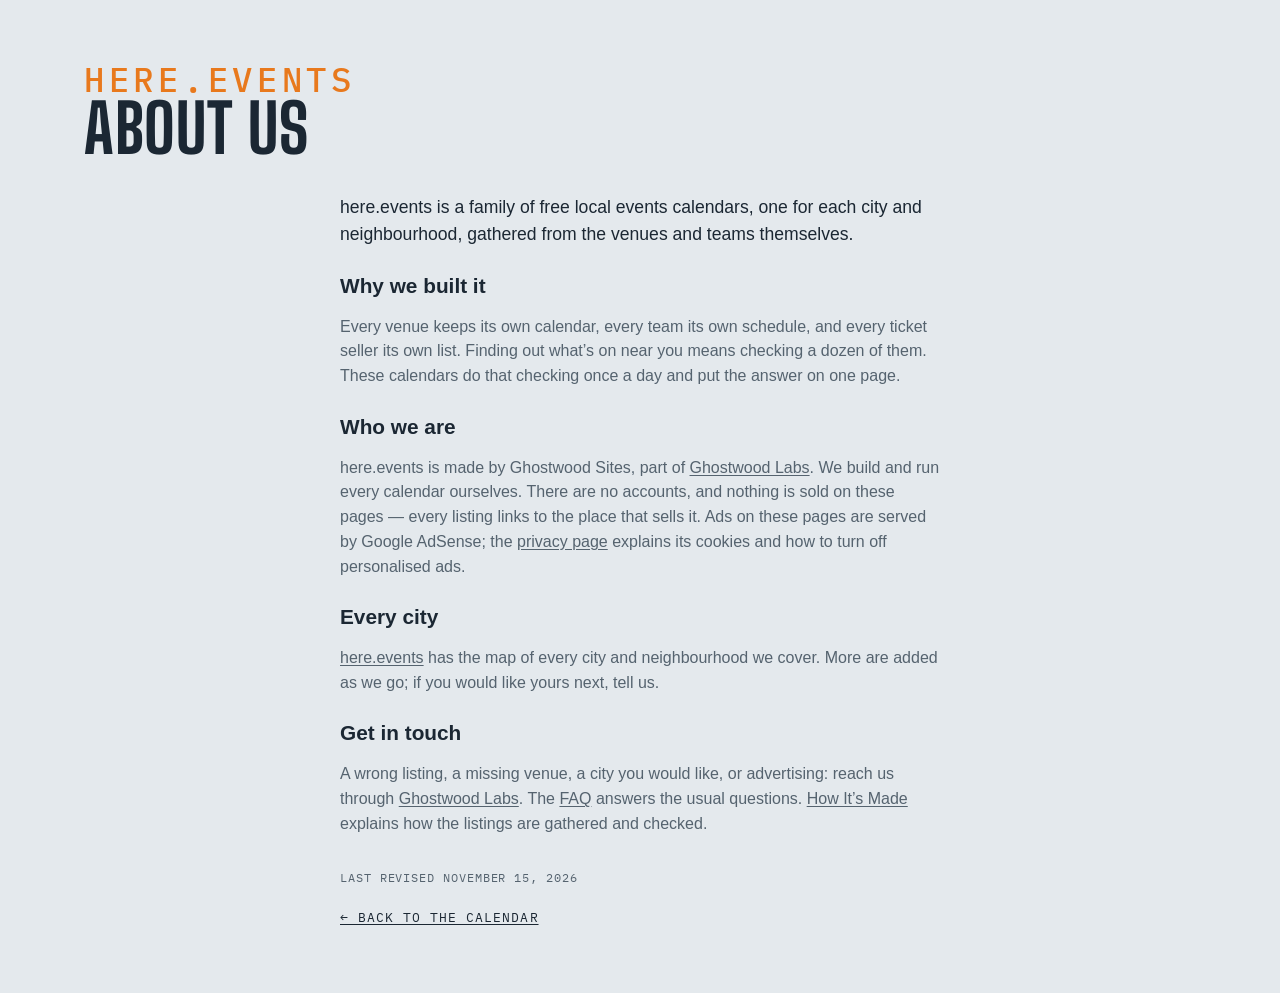
<file: site/about.html>
<!DOCTYPE html>
<html lang="en">
<head>
<meta charset="utf-8">
<meta name="viewport" content="width=device-width, initial-scale=1, viewport-fit=cover">
<meta name="theme-color" media="(prefers-color-scheme: light)" content="#edf1f4">
<meta name="theme-color" media="(prefers-color-scheme: dark)" content="#141a20">
<script>
  try {
    var t = localStorage.getItem('lqa-theme');
    var PHONE = '(max-width: 640px), (pointer: coarse) and (max-height: 500px)';
    if ((t === 'light' || t === 'dark') && !matchMedia(PHONE).matches) document.documentElement.dataset.theme = t;
  } catch (e) { /* no storage — system it is */ }
</script>
<title>About Us — here.events</title>
<meta name="description" content="About here.events: free local events calendars for each city and neighbourhood, gathered from the venues and teams themselves.">
<link rel="canonical" href="https://seattle.here.events/about.html">
<link rel="icon" href="favicon.svg" type="image/svg+xml">
<link rel="preconnect" href="https://fonts.googleapis.com">
<link rel="preconnect" href="https://fonts.gstatic.com" crossorigin>
<link href="https://fonts.googleapis.com/css2?family=Big+Shoulders:opsz,wght@10..72,500;10..72,700&family=IBM+Plex+Mono:wght@400;500&display=swap" rel="stylesheet">
<link rel="stylesheet" href="styles.css?v=__V__">
<script src="city.js?v=__V__"></script>
</head>
<body>

<!-- the Ghostwood Labs mark, drawn once; the masthead and the footer <use> it -->
<svg width="0" height="0" style="position:absolute" aria-hidden="true">
  <symbol id="gw-mark" viewBox="0 0 576 576">
    <g fill="none" stroke="currentColor" stroke-width="24" stroke-linecap="round" stroke-linejoin="round">
      <path d="M300.19 51.03A26 26 0 0 1 275.81 51.03L235.63 29.71A26 26 0 0 0 210.57 30.08L103.63 91.02A26 26 0 0 0 90.5 113.61L90.5 161.4A26 26 0 0 1 77.38 183.98L39.62 205.52A26 26 0 0 0 26.5 228.1L26.5 347.9A26 26 0 0 0 39.62 370.48L77.38 392.02A26 26 0 0 1 90.5 414.6L90.5 462.39A26 26 0 0 0 103.63 484.98L210.57 545.92A26 26 0 0 0 235.63 546.29L275.81 524.97A26 26 0 0 1 300.19 524.97L340.37 546.29A26 26 0 0 0 365.43 545.92L472.37 484.98A26 26 0 0 0 485.5 462.39L485.5 414.6A26 26 0 0 1 498.62 392.02L536.38 370.48A26 26 0 0 0 549.5 347.9L549.5 228.1A26 26 0 0 0 536.38 205.52L498.62 183.98A26 26 0 0 1 485.5 161.4L485.5 113.61A26 26 0 0 0 472.37 91.02L365.43 30.08A26 26 0 0 0 340.37 29.71L300.19 51.03Z"/>
      <path d="M288 57.5L288 177.5"/>
      <path d="M288 518.5L288 403.5"/>
      <path d="M90.5 176.5L144.63 204.58A26 26 0 0 0 169.19 204.26L209.58 181.92A26 26 0 0 0 223 159.17L223 101.5L158.5 137.5"/>
      <path d="M485.5 176.5L431.37 204.58A26 26 0 0 1 406.81 204.26L366.42 181.92A26 26 0 0 1 353 159.17L353 101.5L417.5 137.5"/>
      <path d="M157 211L157 287.5"/>
      <path d="M419 211L419 287.5"/>
      <path d="M90.5 399.5L144.63 371.42A26 26 0 0 1 169.19 371.74L209.58 394.08A26 26 0 0 1 223 416.83L223 474.5L158.5 438.5"/>
      <path d="M485.5 399.5L431.37 371.42A26 26 0 0 0 406.81 371.74L366.42 394.08A26 26 0 0 0 353 416.83L353 474.5L417.5 438.5"/>
      <path d="M26.5 288L92 325.5L92 250.5"/>
      <path d="M549.5 288L484 325.5L484 250.5"/>
    </g>
  </symbol>
</svg>

<!-- About us (Steve, 2026-10-29: "Create an about us section just to the left of FAQ, make it work
     the same"): one shared page for every city, word for word, like the FAQ. Styled by .ad-page. -->
<header class="masthead">
  <div class="masthead-text">
    <p class="eyebrow">here.events</p>
    <h1>About Us</h1>
  </div>
</header>
<main class="ad-page about-page">
  <p class="ad-lead">here.events is a family of free local events calendars, one for each city and neighbourhood, gathered from the venues and teams themselves.</p>

  <h2>Why we built it</h2>
  <p>Every venue keeps its own calendar, every team its own schedule, and every ticket seller its own list. Finding out what’s on near you means checking a dozen of them. These calendars do that checking once a day and put the answer on one page.</p>

  <h2>Who we are</h2>
  <p>here.events is made by Ghostwood Sites, part of <a href="https://ghostwoodlabs.com/" rel="noopener">Ghostwood Labs</a>. We build and run every calendar ourselves. There are no accounts, and nothing is sold on these pages — every listing links to the place that sells it. Ads on these pages are served by Google AdSense; the <a href="https://here.events/privacy/">privacy page</a> explains its cookies and how to turn off personalised ads.</p>

  <h2>Every city</h2>
  <p><a href="https://here.events/">here.events</a> has the map of every city and neighbourhood we cover. More are added as we go; if you would like yours next, tell us.</p>

  <h2>Get in touch</h2>
  <p>A wrong listing, a missing venue, a city you would like, or advertising: reach us through <a href="https://ghostwoodlabs.com/" rel="noopener">Ghostwood Labs</a>. The <a href="faq.html">FAQ</a> answers the usual questions. <a href="how.html">How It’s Made</a> explains how the listings are gathered and checked.</p>

  <p class="ad-revised">Last revised <time datetime="2026-11-15">November 15, 2026</time></p>
  <a class="ad-back" href="./">← Back to the calendar</a>
</main>
</body>
</html>
</file>
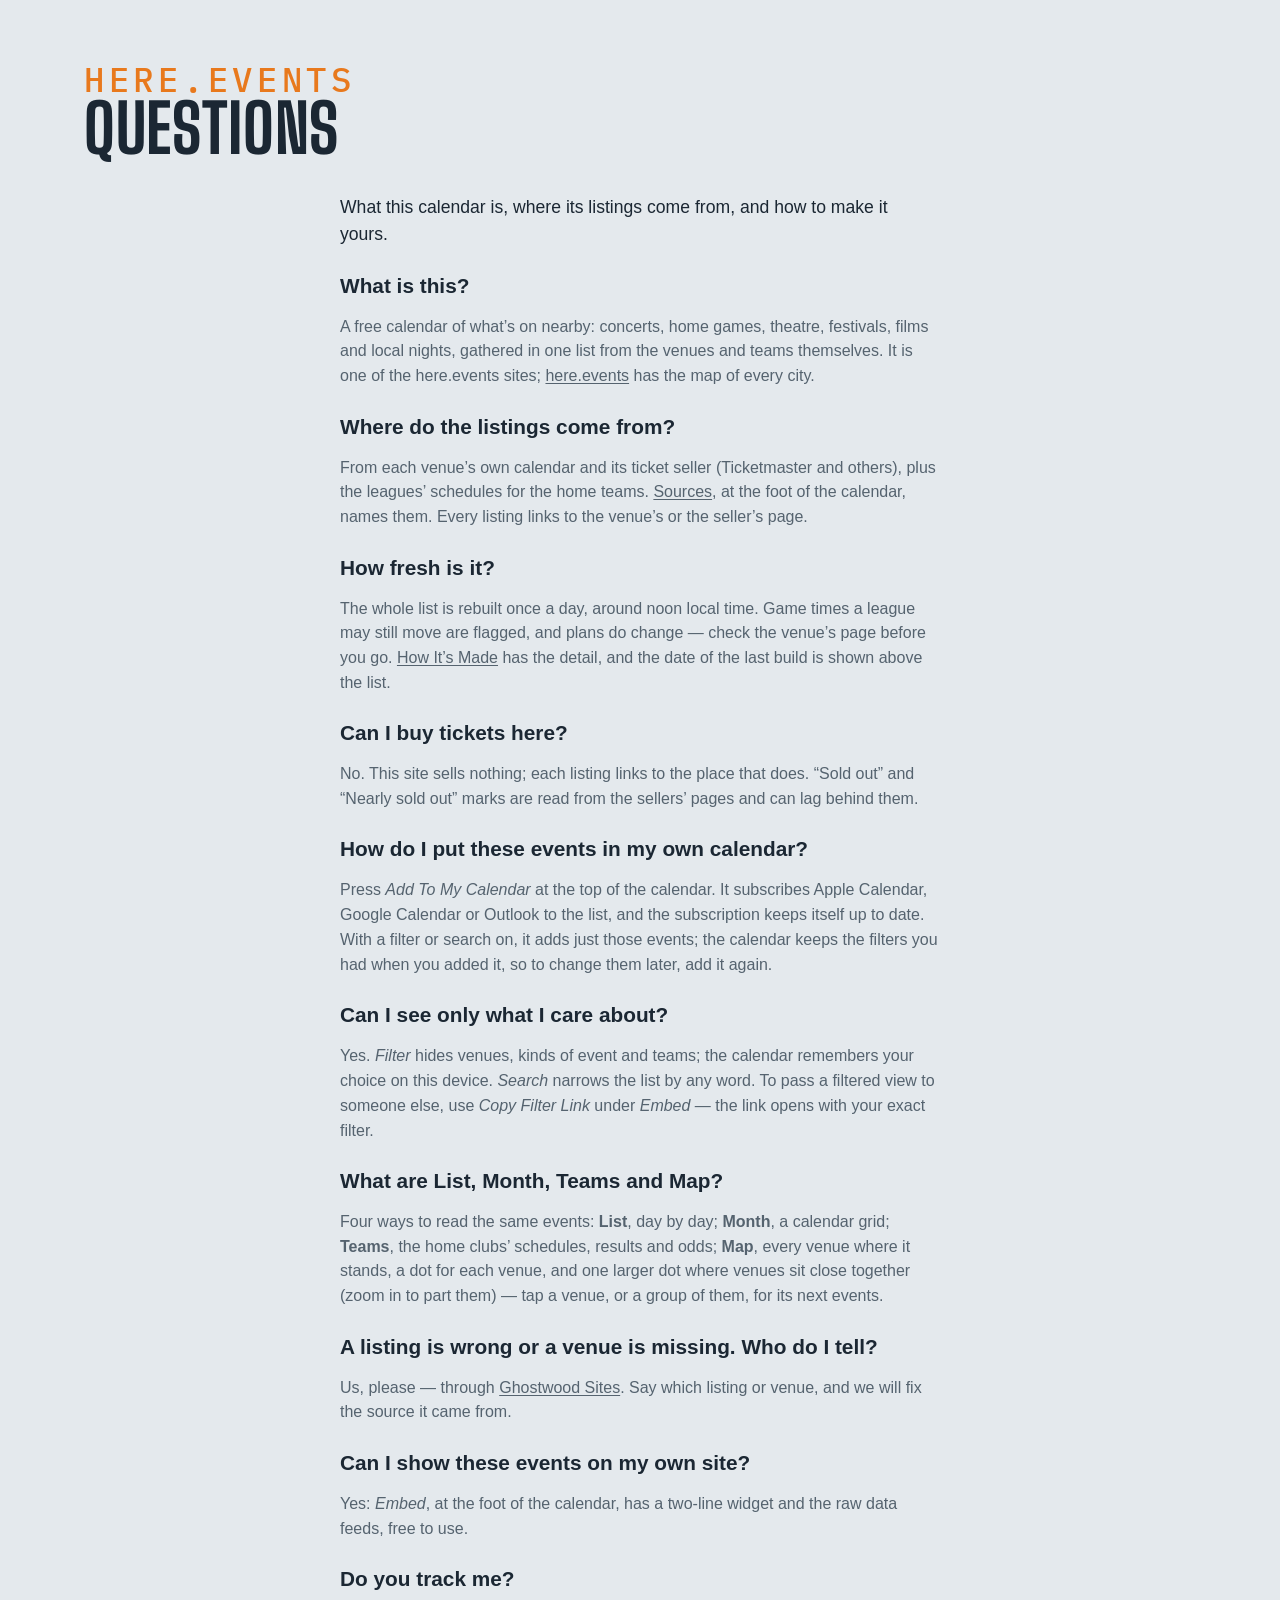
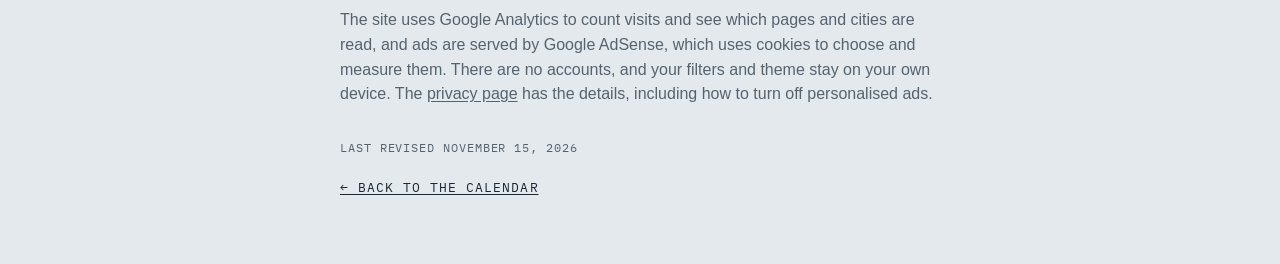
<file: site/faq.html>
<!DOCTYPE html>
<html lang="en">
<head>
<meta charset="utf-8">
<meta name="viewport" content="width=device-width, initial-scale=1, viewport-fit=cover">
<meta name="theme-color" media="(prefers-color-scheme: light)" content="#edf1f4">
<meta name="theme-color" media="(prefers-color-scheme: dark)" content="#141a20">
<script>
  try {
    var t = localStorage.getItem('lqa-theme');
    var PHONE = '(max-width: 640px), (pointer: coarse) and (max-height: 500px)';
    if ((t === 'light' || t === 'dark') && !matchMedia(PHONE).matches) document.documentElement.dataset.theme = t;
  } catch (e) { /* no storage — system it is */ }
</script>
<title>Questions — here.events</title>
<meta name="description" content="Questions about this events calendar: where the listings come from, how fresh they are, and how to put them in your own calendar.">
<link rel="canonical" href="https://seattle.here.events/faq.html">
<link rel="icon" href="favicon.svg" type="image/svg+xml">
<link rel="preconnect" href="https://fonts.googleapis.com">
<link rel="preconnect" href="https://fonts.gstatic.com" crossorigin>
<link href="https://fonts.googleapis.com/css2?family=Big+Shoulders:opsz,wght@10..72,500;10..72,700&family=IBM+Plex+Mono:wght@400;500&display=swap" rel="stylesheet">
<link rel="stylesheet" href="styles.css?v=__V__">
<script src="city.js?v=__V__"></script>
</head>
<body>

<!-- the Ghostwood Labs mark, drawn once; the masthead and the footer <use> it -->
<svg width="0" height="0" style="position:absolute" aria-hidden="true">
  <symbol id="gw-mark" viewBox="0 0 576 576">
    <g fill="none" stroke="currentColor" stroke-width="24" stroke-linecap="round" stroke-linejoin="round">
      <path d="M300.19 51.03A26 26 0 0 1 275.81 51.03L235.63 29.71A26 26 0 0 0 210.57 30.08L103.63 91.02A26 26 0 0 0 90.5 113.61L90.5 161.4A26 26 0 0 1 77.38 183.98L39.62 205.52A26 26 0 0 0 26.5 228.1L26.5 347.9A26 26 0 0 0 39.62 370.48L77.38 392.02A26 26 0 0 1 90.5 414.6L90.5 462.39A26 26 0 0 0 103.63 484.98L210.57 545.92A26 26 0 0 0 235.63 546.29L275.81 524.97A26 26 0 0 1 300.19 524.97L340.37 546.29A26 26 0 0 0 365.43 545.92L472.37 484.98A26 26 0 0 0 485.5 462.39L485.5 414.6A26 26 0 0 1 498.62 392.02L536.38 370.48A26 26 0 0 0 549.5 347.9L549.5 228.1A26 26 0 0 0 536.38 205.52L498.62 183.98A26 26 0 0 1 485.5 161.4L485.5 113.61A26 26 0 0 0 472.37 91.02L365.43 30.08A26 26 0 0 0 340.37 29.71L300.19 51.03Z"/>
      <path d="M288 57.5L288 177.5"/>
      <path d="M288 518.5L288 403.5"/>
      <path d="M90.5 176.5L144.63 204.58A26 26 0 0 0 169.19 204.26L209.58 181.92A26 26 0 0 0 223 159.17L223 101.5L158.5 137.5"/>
      <path d="M485.5 176.5L431.37 204.58A26 26 0 0 1 406.81 204.26L366.42 181.92A26 26 0 0 1 353 159.17L353 101.5L417.5 137.5"/>
      <path d="M157 211L157 287.5"/>
      <path d="M419 211L419 287.5"/>
      <path d="M90.5 399.5L144.63 371.42A26 26 0 0 1 169.19 371.74L209.58 394.08A26 26 0 0 1 223 416.83L223 474.5L158.5 438.5"/>
      <path d="M485.5 399.5L431.37 371.42A26 26 0 0 0 406.81 371.74L366.42 394.08A26 26 0 0 0 353 416.83L353 474.5L417.5 438.5"/>
      <path d="M26.5 288L92 325.5L92 250.5"/>
      <path d="M549.5 288L484 325.5L484 250.5"/>
    </g>
  </symbol>
</svg>

<!-- The FAQ (Steve, 2026-10-28, queued "creating a FAQ page"): one shared page for
     every city, word for word, "here.events" over the heading on every site (Steve,
     2026-10-29: "FAQ doesn't need the city/neighboorhood"). Styled by .ad-page in styles.css, like Advertise. -->
<header class="masthead">
  <div class="masthead-text">
    <p class="eyebrow">here.events</p>
    <h1>Questions</h1>
  </div>
</header>
<main class="ad-page faq-page">
  <p class="ad-lead">What this calendar is, where its listings come from, and how to make it yours.</p>

  <h2>What is this?</h2>
  <p>A free calendar of what’s on nearby: concerts, home games, theatre, festivals, films and local nights, gathered in one list from the venues and teams themselves. It is one of the here.events sites; <a href="https://here.events/">here.events</a> has the map of every city.</p>

  <h2>Where do the listings come from?</h2>
  <p>From each venue’s own calendar and its ticket seller (Ticketmaster and others), plus the leagues’ schedules for the home teams. <a href="sources.html">Sources</a>, at the foot of the calendar, names them. Every listing links to the venue’s or the seller’s page.</p>

  <h2>How fresh is it?</h2>
  <p>The whole list is rebuilt once a day, around noon local time. Game times a league may still move are flagged, and plans do change — check the venue’s page before you go. <a href="how.html">How It’s Made</a> has the detail, and the date of the last build is shown above the list.</p>

  <h2>Can I buy tickets here?</h2>
  <p>No. This site sells nothing; each listing links to the place that does. “Sold out” and “Nearly sold out” marks are read from the sellers’ pages and can lag behind them.</p>

  <h2>How do I put these events in my own calendar?</h2>
  <p>Press <em>Add To My Calendar</em> at the top of the calendar. It subscribes Apple Calendar, Google Calendar or Outlook to the list, and the subscription keeps itself up to date. With a filter or search on, it adds just those events; the calendar keeps the filters you had when you added it, so to change them later, add it again.</p>

  <h2>Can I see only what I care about?</h2>
  <p>Yes. <em>Filter</em> hides venues, kinds of event and teams; the calendar remembers your choice on this device. <em>Search</em> narrows the list by any word. To pass a filtered view to someone else, use <em>Copy Filter Link</em> under <em>Embed</em> — the link opens with your exact filter.</p>

  <h2>What are List, Month, Teams and Map?</h2>
  <p>Four ways to read the same events: <strong>List</strong>, day by day; <strong>Month</strong>, a calendar grid; <strong>Teams</strong>, the home clubs’ schedules, results and odds; <strong>Map</strong>, every venue where it stands, a dot for each venue, and one larger dot where venues sit close together (zoom in to part them) — tap a venue, or a group of them, for its next events.</p>

  <h2>A listing is wrong or a venue is missing. Who do I tell?</h2>
  <p>Us, please — through <a href="https://ghostwoodlabs.com/" rel="noopener">Ghostwood Sites</a>. Say which listing or venue, and we will fix the source it came from.</p>

  <h2>Can I show these events on my own site?</h2>
  <p>Yes: <em>Embed</em>, at the foot of the calendar, has a two-line widget and the raw data feeds, free to use.</p>

  <h2>Do you track me?</h2>
  <p>The site uses Google Analytics to count visits and see which pages and cities are read, and ads are served by Google AdSense, which uses cookies to choose and measure them. There are no accounts, and your filters and theme stay on your own device. The <a href="https://here.events/privacy/">privacy page</a> has the details, including how to turn off personalised ads.</p>

  <p class="ad-revised">Last revised <time datetime="2026-11-15">November 15, 2026</time></p>
  <a class="ad-back" href="./">← Back to the calendar</a>
</main>
</body>
</html>
</file>
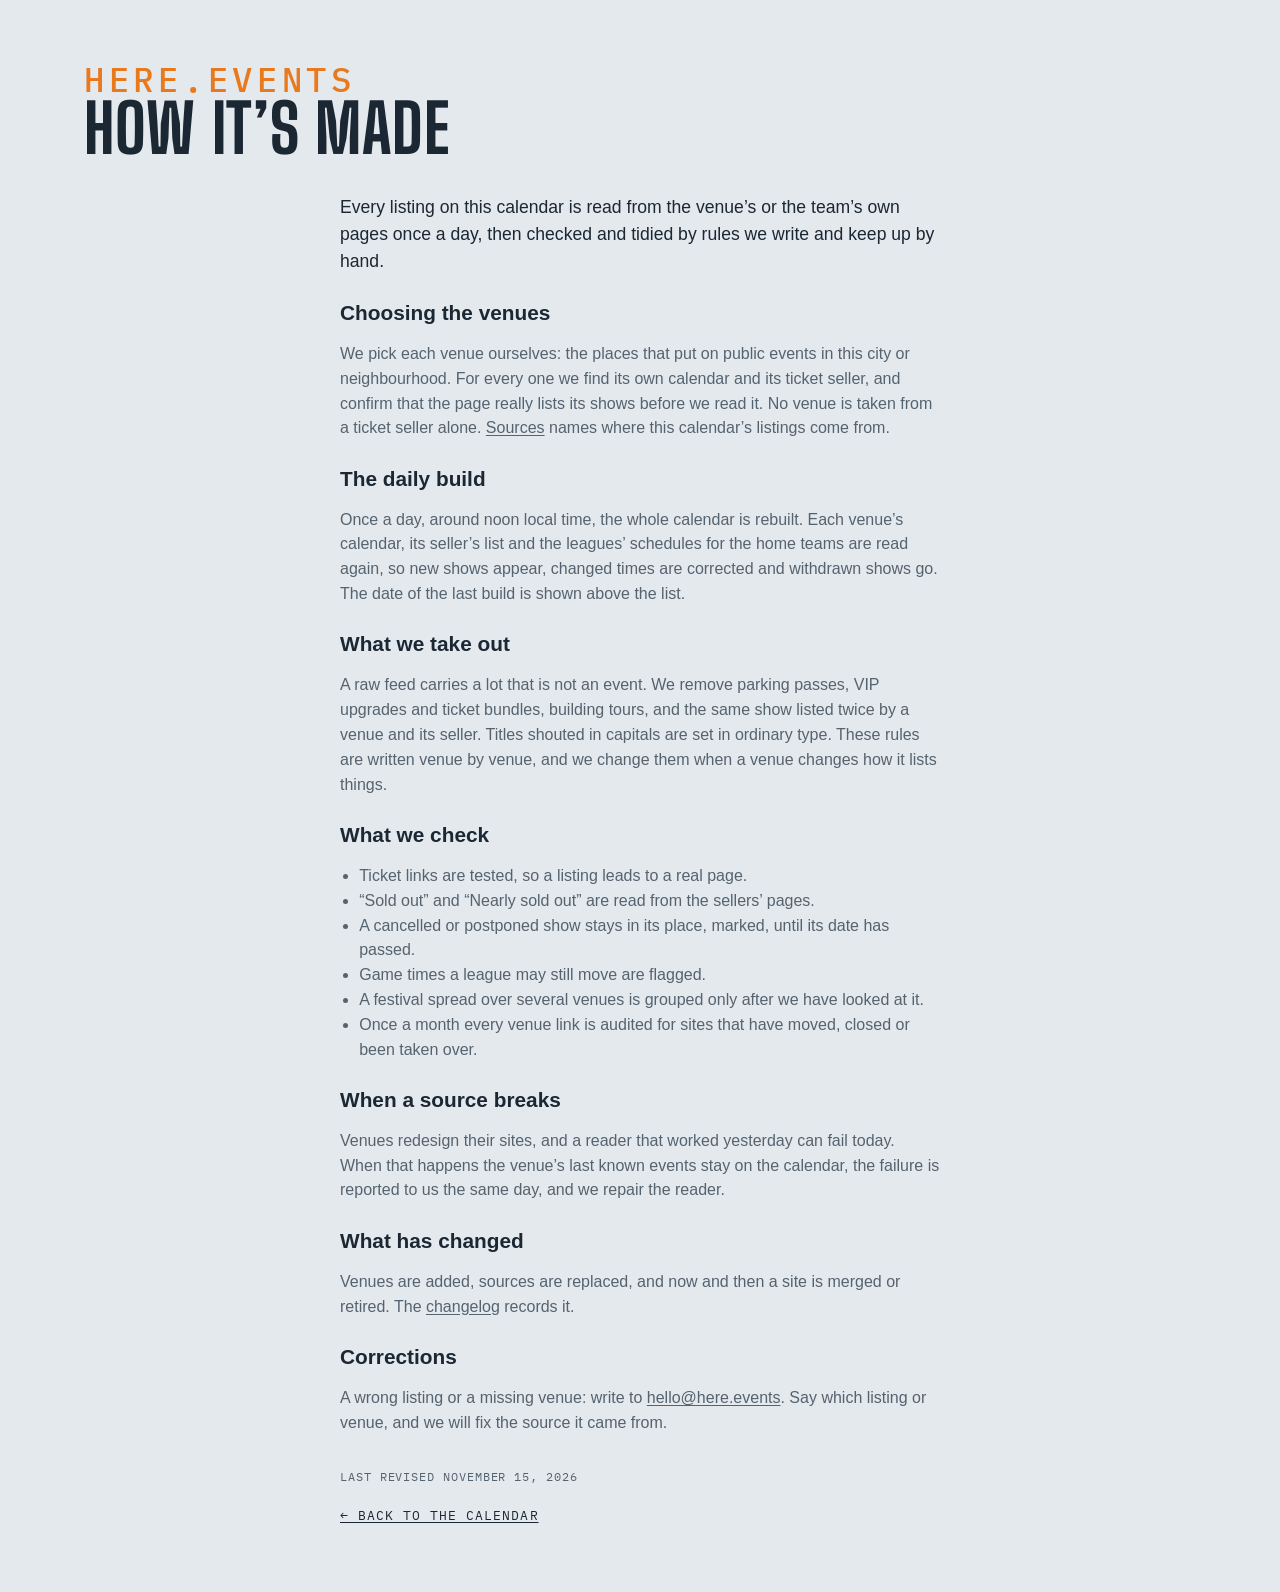
<file: site/how.html>
<!DOCTYPE html>
<html lang="en">
<head>
<meta charset="utf-8">
<meta name="viewport" content="width=device-width, initial-scale=1, viewport-fit=cover">
<meta name="theme-color" media="(prefers-color-scheme: light)" content="#edf1f4">
<meta name="theme-color" media="(prefers-color-scheme: dark)" content="#141a20">
<script>
  try {
    var t = localStorage.getItem('lqa-theme');
    var PHONE = '(max-width: 640px), (pointer: coarse) and (max-height: 500px)';
    if ((t === 'light' || t === 'dark') && !matchMedia(PHONE).matches) document.documentElement.dataset.theme = t;
  } catch (e) {}
</script>
<title>How This Calendar Is Made — here.events</title>
<meta name="description" content="How the here.events calendars are made: which venues are chosen, what is read each day, what is taken out by hand, and what is checked before a listing is published.">
<link rel="canonical" href="https://seattle.here.events/how.html">
<link rel="icon" href="favicon.svg" type="image/svg+xml">
<link rel="preconnect" href="https://fonts.googleapis.com">
<link rel="preconnect" href="https://fonts.gstatic.com" crossorigin>
<link href="https://fonts.googleapis.com/css2?family=Big+Shoulders:opsz,wght@10..72,500;10..72,700&family=IBM+Plex+Mono:wght@400;500&display=swap" rel="stylesheet">
<link rel="stylesheet" href="styles.css?v=__V__">
<script src="city.js?v=__V__"></script>
</head>
<body>

<svg width="0" height="0" style="position:absolute" aria-hidden="true">
  <symbol id="gw-mark" viewBox="0 0 576 576">
    <g fill="none" stroke="currentColor" stroke-width="24" stroke-linecap="round" stroke-linejoin="round">
      <path d="M300.19 51.03A26 26 0 0 1 275.81 51.03L235.63 29.71A26 26 0 0 0 210.57 30.08L103.63 91.02A26 26 0 0 0 90.5 113.61L90.5 161.4A26 26 0 0 1 77.38 183.98L39.62 205.52A26 26 0 0 0 26.5 228.1L26.5 347.9A26 26 0 0 0 39.62 370.48L77.38 392.02A26 26 0 0 1 90.5 414.6L90.5 462.39A26 26 0 0 0 103.63 484.98L210.57 545.92A26 26 0 0 0 235.63 546.29L275.81 524.97A26 26 0 0 1 300.19 524.97L340.37 546.29A26 26 0 0 0 365.43 545.92L472.37 484.98A26 26 0 0 0 485.5 462.39L485.5 414.6A26 26 0 0 1 498.62 392.02L536.38 370.48A26 26 0 0 0 549.5 347.9L549.5 228.1A26 26 0 0 0 536.38 205.52L498.62 183.98A26 26 0 0 1 485.5 161.4L485.5 113.61A26 26 0 0 0 472.37 91.02L365.43 30.08A26 26 0 0 0 340.37 29.71L300.19 51.03Z"/>
      <path d="M288 57.5L288 177.5"/>
      <path d="M288 518.5L288 403.5"/>
      <path d="M90.5 176.5L144.63 204.58A26 26 0 0 0 169.19 204.26L209.58 181.92A26 26 0 0 0 223 159.17L223 101.5L158.5 137.5"/>
      <path d="M485.5 176.5L431.37 204.58A26 26 0 0 1 406.81 204.26L366.42 181.92A26 26 0 0 1 353 159.17L353 101.5L417.5 137.5"/>
      <path d="M157 211L157 287.5"/>
      <path d="M419 211L419 287.5"/>
      <path d="M90.5 399.5L144.63 371.42A26 26 0 0 1 169.19 371.74L209.58 394.08A26 26 0 0 1 223 416.83L223 474.5L158.5 438.5"/>
      <path d="M485.5 399.5L431.37 371.42A26 26 0 0 0 406.81 371.74L366.42 394.08A26 26 0 0 0 353 416.83L353 474.5L417.5 438.5"/>
      <path d="M26.5 288L92 325.5L92 250.5"/>
      <path d="M549.5 288L484 325.5L484 250.5"/>
    </g>
  </symbol>
</svg>

<header class="masthead">
  <div class="masthead-text">
    <p class="eyebrow">here.events</p>
    <h1>How It’s Made</h1>
  </div>
</header>
<main class="ad-page how-page">
  <p class="ad-lead">Every listing on this calendar is read from the venue’s or the team’s own pages once a day, then checked and tidied by rules we write and keep up by hand.</p>

  <h2>Choosing the venues</h2>
  <p>We pick each venue ourselves: the places that put on public events in this city or neighbourhood. For every one we find its own calendar and its ticket seller, and confirm that the page really lists its shows before we read it. No venue is taken from a ticket seller alone. <a href="sources.html">Sources</a> names where this calendar’s listings come from.</p>

  <h2>The daily build</h2>
  <p>Once a day, around noon local time, the whole calendar is rebuilt. Each venue’s calendar, its seller’s list and the leagues’ schedules for the home teams are read again, so new shows appear, changed times are corrected and withdrawn shows go. The date of the last build is shown above the list.</p>

  <h2>What we take out</h2>
  <p>A raw feed carries a lot that is not an event. We remove parking passes, VIP upgrades and ticket bundles, building tours, and the same show listed twice by a venue and its seller. Titles shouted in capitals are set in ordinary type. These rules are written venue by venue, and we change them when a venue changes how it lists things.</p>

  <h2>What we check</h2>
  <ul>
    <li>Ticket links are tested, so a listing leads to a real page.</li>
    <li>“Sold out” and “Nearly sold out” are read from the sellers’ pages.</li>
    <li>A cancelled or postponed show stays in its place, marked, until its date has passed.</li>
    <li>Game times a league may still move are flagged.</li>
    <li>A festival spread over several venues is grouped only after we have looked at it.</li>
    <li>Once a month every venue link is audited for sites that have moved, closed or been taken over.</li>
  </ul>

  <h2>When a source breaks</h2>
  <p>Venues redesign their sites, and a reader that worked yesterday can fail today. When that happens the venue’s last known events stay on the calendar, the failure is reported to us the same day, and we repair the reader.</p>

  <h2>What has changed</h2>
  <p>Venues are added, sources are replaced, and now and then a site is merged or retired. The <a href="https://here.events/changelog/">changelog</a> records it.</p>

  <h2>Corrections</h2>
  <p>A wrong listing or a missing venue: write to <a href="mailto:hello@here.events">hello@here.events</a>. Say which listing or venue, and we will fix the source it came from.</p>

  <p class="ad-revised">Last revised <time datetime="2026-11-15">November 15, 2026</time></p>
  <a class="ad-back" href="./">← Back to the calendar</a>
</main>
</body>
</html>
</file>
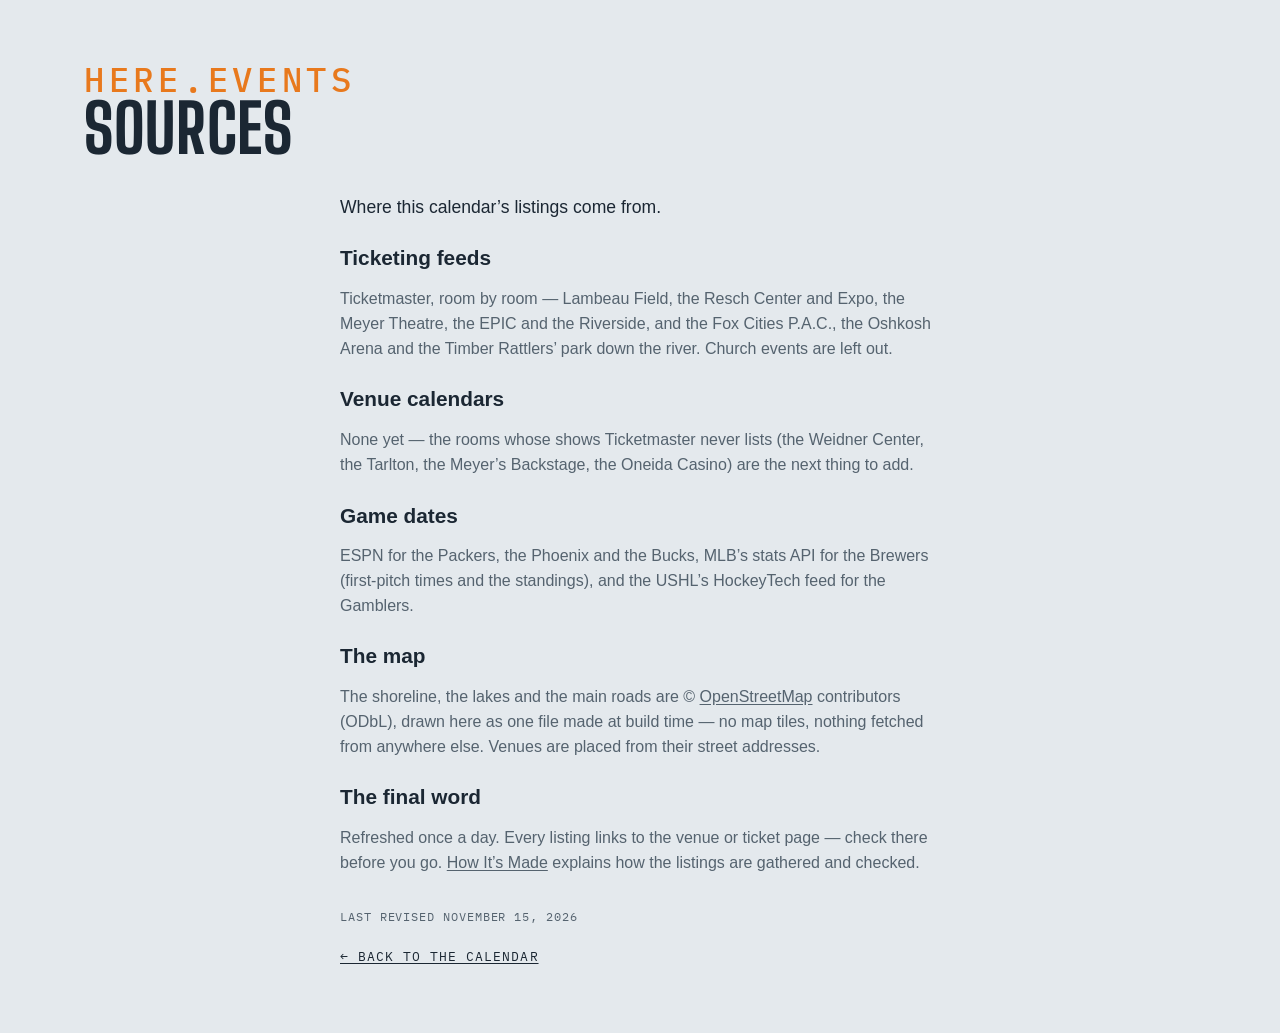
<file: site/sources.html>
<!DOCTYPE html>
<html lang="en">
<head>
<meta charset="utf-8">
<meta name="viewport" content="width=device-width, initial-scale=1, viewport-fit=cover">
<meta name="theme-color" media="(prefers-color-scheme: light)" content="#edf1f4">
<meta name="theme-color" media="(prefers-color-scheme: dark)" content="#141a20">
<script>
  try {
    var t = localStorage.getItem('lqa-theme');
    var PHONE = '(max-width: 640px), (pointer: coarse) and (max-height: 500px)';
    if ((t === 'light' || t === 'dark') && !matchMedia(PHONE).matches) document.documentElement.dataset.theme = t;
  } catch (e) { /* no storage — system it is */ }
</script>
<title>Sources — here.events</title>
<meta name="description" content="Where this events calendar’s listings come from: the ticket sellers, the venues’ own calendars and the leagues’ schedules.">
<link rel="icon" href="favicon.svg" type="image/svg+xml">
<link rel="preconnect" href="https://fonts.googleapis.com">
<link rel="preconnect" href="https://fonts.gstatic.com" crossorigin>
<link href="https://fonts.googleapis.com/css2?family=Big+Shoulders:opsz,wght@10..72,500;10..72,700&family=IBM+Plex+Mono:wght@400;500&display=swap" rel="stylesheet">
<link rel="stylesheet" href="styles.css?v=__V__">
<script src="city.js?v=__V__"></script>
</head>
<body>

<!-- the Ghostwood Labs mark, drawn once; the masthead and the footer <use> it -->
<svg width="0" height="0" style="position:absolute" aria-hidden="true">
  <symbol id="gw-mark" viewBox="0 0 576 576">
    <g fill="none" stroke="currentColor" stroke-width="24" stroke-linecap="round" stroke-linejoin="round">
      <path d="M300.19 51.03A26 26 0 0 1 275.81 51.03L235.63 29.71A26 26 0 0 0 210.57 30.08L103.63 91.02A26 26 0 0 0 90.5 113.61L90.5 161.4A26 26 0 0 1 77.38 183.98L39.62 205.52A26 26 0 0 0 26.5 228.1L26.5 347.9A26 26 0 0 0 39.62 370.48L77.38 392.02A26 26 0 0 1 90.5 414.6L90.5 462.39A26 26 0 0 0 103.63 484.98L210.57 545.92A26 26 0 0 0 235.63 546.29L275.81 524.97A26 26 0 0 1 300.19 524.97L340.37 546.29A26 26 0 0 0 365.43 545.92L472.37 484.98A26 26 0 0 0 485.5 462.39L485.5 414.6A26 26 0 0 1 498.62 392.02L536.38 370.48A26 26 0 0 0 549.5 347.9L549.5 228.1A26 26 0 0 0 536.38 205.52L498.62 183.98A26 26 0 0 1 485.5 161.4L485.5 113.61A26 26 0 0 0 472.37 91.02L365.43 30.08A26 26 0 0 0 340.37 29.71L300.19 51.03Z"/>
      <path d="M288 57.5L288 177.5"/>
      <path d="M288 518.5L288 403.5"/>
      <path d="M90.5 176.5L144.63 204.58A26 26 0 0 0 169.19 204.26L209.58 181.92A26 26 0 0 0 223 159.17L223 101.5L158.5 137.5"/>
      <path d="M485.5 176.5L431.37 204.58A26 26 0 0 1 406.81 204.26L366.42 181.92A26 26 0 0 1 353 159.17L353 101.5L417.5 137.5"/>
      <path d="M157 211L157 287.5"/>
      <path d="M419 211L419 287.5"/>
      <path d="M90.5 399.5L144.63 371.42A26 26 0 0 1 169.19 371.74L209.58 394.08A26 26 0 0 1 223 416.83L223 474.5L158.5 438.5"/>
      <path d="M485.5 399.5L431.37 371.42A26 26 0 0 0 406.81 371.74L366.42 394.08A26 26 0 0 0 353 416.83L353 474.5L417.5 438.5"/>
      <path d="M26.5 288L92 325.5L92 250.5"/>
      <path d="M549.5 288L484 325.5L484 250.5"/>
    </g>
  </symbol>
</svg>

<!-- The sources (Steve, 2026-10-29: "make it work like FAQ"): moved here from the footer's
     floating panel. "here.events" over the heading like the FAQ, but the text below is this
     city's own — each city keeps its own sources.html. Styled by .ad-page in styles.css. -->
<header class="masthead">
  <div class="masthead-text">
    <p class="eyebrow">here.events</p>
    <h1>Sources</h1>
  </div>
</header>
<main class="ad-page sources-page">
  <p class="ad-lead">Where this calendar’s listings come from.</p>

  <h2>Ticketing feeds</h2>
  <p>Ticketmaster, room by room — Lambeau Field, the Resch Center and Expo, the Meyer Theatre, the EPIC and the Riverside, and the Fox Cities P.A.C., the Oshkosh Arena and the Timber Rattlers’ park down the river. Church events are left out.</p>

  <h2>Venue calendars</h2>
  <p>None yet — the rooms whose shows Ticketmaster never lists (the Weidner Center, the Tarlton, the Meyer’s Backstage, the Oneida Casino) are the next thing to add.</p>

  <h2>Game dates</h2>
  <p>ESPN for the Packers, the Phoenix and the Bucks, MLB’s stats API for the Brewers (first-pitch times and the standings), and the USHL’s HockeyTech feed for the Gamblers.</p>

  <h2>The map</h2>
  <p>The shoreline, the lakes and the main roads are © <a href="https://www.openstreetmap.org/copyright" target="_blank" rel="noopener">OpenStreetMap</a> contributors (ODbL), drawn here as one file made at build time — no map tiles, nothing fetched from anywhere else. Venues are placed from their street addresses.</p>

  <h2>The final word</h2>
  <p>Refreshed once a day. Every listing links to the venue or ticket page — check there before you go. <a href="how.html">How It’s Made</a> explains how the listings are gathered and checked.</p>

  <p class="ad-revised">Last revised <time datetime="2026-11-15">November 15, 2026</time></p>
  <a class="ad-back" href="./">← Back to the calendar</a>
</main>
</body>
</html>
</file>
<file: site/styles.css>
/* Lower Queen Anne Events — overcast-sky palette, marquee display type. */

:root {
  --sky: #e4e9ed;        /* overcast paper (a step down from #edf1f4, Steve 2026-10-12: "a little less glaring") */
  --mist: #f7f9fb;       /* card surface (was pure white) */
  --ink: #1b2733;        /* Puget ink */
  --ink-soft: #55636f;
  --ink-bright: #1b2733; /* the logo: pure white in the dark palette, ink here */
  --line: #c3ccd4;
  --gold: #e8791d;       /* Space Needle "Galaxy Gold" */
  --gold-soft: #fbe9d8;
  /* Color coding is muted (a step back from the pure primaries) and each
     group keeps to its own family so a dot or stripe reads as what it is:
     venues are cool (blue → violet → teal), event types are warm (yellow →
     orange → red → pink). */
  /* venue hues (chips, grid ticks, agenda tags): a sweep from teal through
     blue and violet to magenta, neighbors alternating light and dark */
  /* all three families sit a step back from the pure primaries: the same
     hues, less glare, so the stripes and ticks read after the titles */
  --v-resch: #2e9e53; --v-lambeau: #742e9e; --v-expo: #9e952e; --v-meyer: #2e879e; --v-epic: #9e2e66; /* the rooms, one hue each (city.js cssVar), spread round the wheel */
  --v-riverside: #459e2e; --v-foxpac: #372e9e; --v-oshkosh: #9e582e; --v-rattlers: #2e9e79;
  --venue-text: 72%;     /* how much of the venue hue the card's venue label keeps (light mode) */
  --tint: 26%;           /* the venue wash behind a series card (light mode; 13% in the dark palette) */
  --row-a: #f3f6f8; --row-b: #d6dde3; /* the list's rows alternate light and dark grey; only a series keeps its venue's hue (Steve, 2026-10-20) */
  /* event-type hues (calendar ticks, agenda right edge): concerts salmon and
     arts crimson keep clear of the brand orange; movies slate = "quiet" */
  --t-concert: #d9664f;
  --t-sports: #d4b106;
  --t-arts: #b8303f;
  --t-movie: #7a8a99;
  --t-community: #d63f9c;
  --t-expo: #2a9d8f;      /* conventions & expos: turquoise, the one hue the types didn't use */
  --t-bar: #c28a12;       /* bar nights: amber, an ale between the sports yellow and concert salmon */
  --alert: #e02b26;       /* cancelled / postponed notes: plain bright red */
  --barh-base: 3.4rem;   /* the pinned filter bar's height (chips 2.25rem + padding) */
  --titleh: 1.7rem;      /* the bar's title line (1.2rem + .5rem gap), added while scrolled */
  --barh: var(--barh-base); /* what the sticky things below the bar offset by */
  --rule: color-mix(in srgb, var(--line), var(--ink-soft)); /* list dividers: a step brighter than --line */
  /* the scorebug (the live game block, .tf-bug): a light panel in this theme, the broadcast's charcoal in the dark one (Steve, 2026-10-12: the charcoal panel on the light card looked bad) */
  --bug-bg: #f9fafb; --bug-frame: #c9d2da; --bug-ink: #1b2733; --bug-soft: #55636f; --bug-dim: #7c8894; --bug-rowline: #d5dce3; --bug-off: #b3bcc5; --bug-muted: #6b7784; --bug-score-bg: #ffffff; --bug-shadow: rgba(15, 25, 35, .10); --bug-redzone: #c8261f;
  --bug-bw: 1px; --frame: var(--line); --frame-w: 1px; /* the game block's frame and the bug's rules: hairlines in the card's line colour here, the 2px broadcast frame in the dark theme (Steve, 2026-10-12: "soften … the borders in general") */
  --cell-mix: 22%; --cell-ink: var(--ink); --cell-bar: 4px; --cell-shadow: none; /* the bug's team cells: a wash of the club colour with a bar of it at the left and ink type, instead of the solid cell ("soften the colors here") */
  --tick-mix: var(--ink); --tick-pct: 65%; /* the refresh countdown ring: the club's colour mixed toward ink here, toward white on the dark ground (the mix itself is written in the .tf-refresh rule: a token holding var(--team-2) would resolve here on :root, where no club colour exists, and come out empty) */
  --dot: color-mix(in srgb, var(--ink-soft) 40%, transparent); /* the dotted underline under the watch strip's links */
  --display: "Big Shoulders", "Arial Narrow", sans-serif;
  --body: -apple-system, BlinkMacSystemFont, "Segoe UI", "Helvetica Neue", sans-serif;
  --mono: "IBM Plex Mono", ui-monospace, Menlo, monospace;
}
/* Dark palette. Applies when the system prefers dark and the visitor hasn't
   picked Light, or whenever they've picked Dark (the toggle sets
   data-theme on <html>; "system" leaves it unset). The two blocks must
   stay identical — CSS has no way to give one ruleset two unrelated
   conditions. */
@media (prefers-color-scheme: dark) {
  :root:not([data-theme="light"]) {
    color-scheme: dark;
    --sky: #141a20; --mist: #1d252e; --ink: #e8edf1; --ink-soft: #9aa7b2; --ink-bright: #ffffff;
    --line: #333f4a; --gold: #f08a33; --gold-soft: #3a2a1a;
    --v-resch: #86eaa7; --v-lambeau: #c486ea; --v-expo: #eae186; --v-meyer: #86d5ea; --v-epic: #ea86b8;
    --v-riverside: #9aea86; --v-foxpac: #8e86ea; --v-oshkosh: #eaab86; --v-rattlers: #86eac8;
    --venue-text: 100%; --tint: 13%;
    --row-a: #1e252c; --row-b: #2c343c;
    --t-concert: #f0806a; --t-sports: #f2d21b; --t-arts: #d63a4f;
    --t-movie: #8b9db0; --t-community: #e660a8; --t-expo: #4fd1c5; --t-bar: #e3ad3c; --alert: #ff4b3e;
    --bug-bg: #2b2d30; --bug-frame: #c9cdd2; --bug-ink: #f4f4f4; --bug-soft: #d5d8dc; --bug-dim: #b9bec4; --bug-rowline: #5c6167; --bug-off: #6a6d72; --bug-muted: #4a4f56; --bug-score-bg: #fafafa; --bug-shadow: rgba(0, 0, 0, .35); --bug-redzone: #ff7b7b;
  --bug-bw: 2px; --frame: var(--ink-soft); --frame-w: 2px; --cell-mix: 100%; --cell-ink: #fff; --cell-bar: 0px; --cell-shadow: 0 1px 2px rgba(0, 0, 0, .5);
    --bug-bw: 2px; --frame: var(--ink-soft); --frame-w: 2px; --cell-mix: 100%; --cell-ink: #fff; --cell-bar: 0px; --cell-shadow: 0 1px 2px rgba(0, 0, 0, .5);
    --tick-mix: white; --tick-pct: 45%;
    --dot: color-mix(in srgb, var(--ink-soft) 60%, transparent);
  }
}
:root[data-theme="dark"] {
  color-scheme: dark;
  --sky: #141a20; --mist: #1d252e; --ink: #e8edf1; --ink-soft: #9aa7b2; --ink-bright: #ffffff;
  --line: #333f4a; --gold: #f08a33; --gold-soft: #3a2a1a;
  --v-resch: #86eaa7; --v-lambeau: #c486ea; --v-expo: #eae186; --v-meyer: #86d5ea; --v-epic: #ea86b8;
  --v-riverside: #9aea86; --v-foxpac: #8e86ea; --v-oshkosh: #eaab86; --v-rattlers: #86eac8;
  --venue-text: 100%; --tint: 13%;
  --row-a: #1e252c; --row-b: #2c343c;
  --t-concert: #f0806a; --t-sports: #f2d21b; --t-arts: #d63a4f;
  --t-movie: #8b9db0; --t-community: #e660a8; --t-expo: #4fd1c5; --t-bar: #e3ad3c; --alert: #ff4b3e;
  --bug-bg: #2b2d30; --bug-frame: #c9cdd2; --bug-ink: #f4f4f4; --bug-soft: #d5d8dc; --bug-dim: #b9bec4; --bug-rowline: #5c6167; --bug-off: #6a6d72; --bug-muted: #4a4f56; --bug-score-bg: #fafafa; --bug-shadow: rgba(0, 0, 0, .35); --bug-redzone: #ff7b7b;
  --tick-mix: white; --tick-pct: 45%;
  --dot: color-mix(in srgb, var(--ink-soft) 60%, transparent);
}
:root[data-theme="light"] { color-scheme: light; }

* { box-sizing: border-box; }
html { scroll-behavior: smooth; overflow-x: clip; } /* clip: the footer bleeds to the viewport edges */
@media (prefers-reduced-motion: reduce) { html { scroll-behavior: auto; } }
/* the page is 62rem wide, and steps wider on big screens so event names
   get a single line: the calendar column is fixed, so all of the extra
   width goes to the cards (the footer line follows) */
:root { --pagew: 62rem; }
@media (min-width: 1180px) { :root { --pagew: 72rem; } }
@media (min-width: 1360px) { :root { --pagew: 80rem; } }
body {
  /* no bottom padding: the sticky footer is the page's last thing, and any
     padding here would show as a blank band under it once the list is short.
     A column flex at least a viewport tall, so a short page (the Teams view
     with one team) still puts the footer at the bottom edge */
  display: flex; flex-direction: column; min-height: 100vh; min-height: 100dvh;
  margin: 0 auto; padding: 0 1.25rem; max-width: var(--pagew);
  background: var(--sky); color: var(--ink);
  font: 16px/1.55 var(--body);
}
/* flex items refuse to shrink below their content's minimum width, so one
   unwrappable line (a TV listing, the compact bar's title) would push a whole
   section past a phone's edge; let them shrink like blocks */
body > * { min-width: 0; }
a { color: inherit; text-underline-offset: 2px; }
:focus-visible { outline: 2px solid var(--ink-soft); outline-offset: 2px; }

/* ---- masthead ---- */
.masthead {
  display: flex; flex-wrap: wrap; gap: 1.5rem; align-items: flex-end;
  justify-content: space-between; padding: 2.5rem 0 1rem;
}
.eyebrow {
  font-family: var(--mono); font-size: .8rem; letter-spacing: .12em;
  text-transform: uppercase; color: var(--gold); margin: 0 0 .3rem;
}
h1 {
  font-family: var(--display); font-weight: 700; font-size: clamp(2.6rem, 7vw, 4.2rem);
  line-height: .92; text-transform: uppercase; letter-spacing: .01em; margin: 0;
}
.masthead-text { min-width: 0; max-width: 100%; } /* a flex item would grow to its widest line and push past a phone's edge */
/* "More Cities" (See All until 2026-10-13, Other Places until 2026-10-18): the pill before the theme pill, to the same map (Steve, 2026-10-12); in the pinned bar the chip's text folds away and the map glyph stays */
/* Add To My Calendar: the first of the masthead's tools (Steve, 2026-10-26, "should move here" — beside More Cities; in the bar from 2026-09-16 until then), sized like the More Cities pill beside it */
.masthead-tools #subscribeBtn { order: 3; display: inline-flex; align-items: center; gap: .45rem; min-height: calc(1.7rem + 8px); padding: 0 .95em; }
.masthead-tools #subscribeBtn svg { width: 1rem; height: 1rem; flex: none; }
.masthead-tools #subscribeBtn:hover { border-color: var(--ink-soft); }
.bar-title .masthead-tools #subscribeBtn { min-height: 1.7rem; padding: 0 .5em; } /* icon-only in the title line, like the pill (the label rule is .bar-title .masthead-tools .chip span) */
.masthead-tools .see-all { order: 4; display: inline-flex; align-items: center; gap: .45rem; min-height: calc(1.7rem + 8px); padding: 0 .95em; text-decoration: none; }
.masthead-tools .see-all svg { width: 1rem; height: 1rem; fill: none; stroke: currentColor; stroke-width: 1.6; stroke-linejoin: round; stroke-linecap: round; }
.masthead-tools .see-all:hover { border-color: var(--ink-soft); }
.bar-title .masthead-tools .see-all { min-height: 1.7rem; padding: 0 .5em; }
/* the mark and the name as one thing: the mark stretches to the text's
   height (eyebrow + title) and keeps square, in the footer mark's white */
.masthead { --mast-title: clamp(2.6rem, 7vw, 4.2rem); } /* the title's size; the eyebrow and the mark are cut from it */
.masthead h1 { font-size: var(--mast-title); }
/* the picture (Steve, 2026-09-21: line art, the Needle's crown the focus):
   the top of the Space Needle from the Highsmith aerial, traced to single
   smooth lines at build (a gradient-magnitude pass over the photo, see the
   memory note), a 4.5:1 window from the spire tip to the Queen Anne treeline
   with the Needle centred and the Cascades ridge behind
   (design/lqa-masthead-lines-gen.py). The
   drawing is a luminance mask (masthead-lines.png, white = line) over a box
   of ink, so the lines are the palette's own ink in either theme. A band
   behind the masthead, the Needle toward the right, dissolving into the page
   on every side — no hard edge where the art stops (Steve, 2026-09-21) */
.masthead { min-height: 11rem; overflow: hidden; isolation: isolate; } /* a slim band (Steve, 2026-09-20: minimal) */
.masthead-photo { /* the drawing fills the gap between the name and the theme pill (Steve, 2026-10-05: "in all the modes try to make it fill this space"): a flex item between them, as tall as the band (the negative margins reach over the band's padding) */
  order: 1; flex: 1 1 0; align-self: stretch; min-width: 0; z-index: -1;
  margin: -2.5rem 0 -1rem; pointer-events: none;
  background: #fff; opacity: .9; /* white lines on the dark palette, black on the light one (Steve: "white and black with antialiasing") */
  -webkit-mask-image: url(masthead-lines.png), linear-gradient(to right, transparent 0%, #000 10%, #000 92%, transparent 100%), linear-gradient(to bottom, #000 0%, #000 58%, transparent 100%);
  mask-image: url(masthead-lines.png), linear-gradient(to right, transparent 0%, #000 10%, #000 92%, transparent 100%), linear-gradient(to bottom, #000 0%, #000 58%, transparent 100%);
  -webkit-mask-size: auto 100%, 100% 100%, 100% 100%; mask-size: auto 100%, 100% 100%, 100% 100%; /* the drawing at the band's height, however wide the gap: the Needle stays whole, the ridge beside it shows as far as the gap allows */
  -webkit-mask-position: 50% 0%, 0 0, 0 0; mask-position: 50% 0%, 0 0, 0 0; /* the Needle is at the drawing's centre, so its spire is the centre of the gap at every width (Steve, 2026-10-05: "make the center the top of the needle") */
  -webkit-mask-repeat: no-repeat; mask-repeat: no-repeat;
  mask-mode: luminance, alpha, alpha;
  -webkit-mask-composite: source-in; mask-composite: intersect;
}
.masthead-tools { order: 2; }
:root[data-theme="light"] .masthead-photo { background: #000; opacity: .7; }
@media (prefers-color-scheme: light) { :root:not([data-theme="dark"]) .masthead-photo { background: #000; opacity: .7; } }
.masthead-text { position: relative; }
.masthead .eyebrow { font-size: calc(var(--mast-title) * .5); font-weight: 500; letter-spacing: .14em; margin-bottom: .1rem; line-height: 1; } /* "Seattle": half the title's size (Steve, 2026-09-16: twice the quarter it was), a shade bolder */
/* the masthead's tools (Steve, 2026-09-14): Add To My Calendar (back here
   2026-10-26), the More Cities pill and the theme pill at the masthead's
   right end — the bar below keeps its room for the switch, filters, search,
   the clubs and the season calendar chip */
.masthead { position: relative; }
.masthead-tools { display: flex; align-items: center; gap: .6rem; flex: none; margin-left: auto; }
.sub { color: var(--ink-soft); max-width: 34rem; margin: .8rem 0 0; }

.updated { /* the "Updated …" stamp: an eyebrow line under the title, spaced like the one above it */
  margin: .3rem 0 0; min-height: 1em;
}
/* Solid-ink pill with the page background as its text — a dark pill in
   light mode, a light one in dark — softened on hover (the event sheet's
   Tickets button). */
.btn-cal {
  display: inline-flex; align-items: center; gap: .55em; margin: auto 0;
  font: 600 1rem/1 var(--body); color: var(--sky); background: var(--ink);
  border: 0; border-radius: 999px; padding: .85em 1.4em .85em 1.15em; cursor: pointer;
  transition: background .15s, color .15s;
}
.btn-cal svg { width: 1.15em; height: 1.15em; flex: none; }
.btn-cal:hover { background: var(--ink-soft); color: var(--sky); }
/* the subscribe pop: app.js placeSubscribePop fixes it under the masthead's
   Add To My Calendar button (right edges aligned); these are the fallback
   position and the look */
.pop {
  position: absolute; right: 0; top: calc(100% + 1.1rem); z-index: 10;
  width: min(18rem, 100%); background: var(--mist); border: 1px solid var(--line);
  border-radius: 8px; padding: 1rem 1.1rem; box-shadow: 0 8px 28px rgba(15, 25, 35, .18);
  font-size: .92rem;
}
.pop p { margin: 0 0 .6rem; }
.pop > :last-child { margin-bottom: 0; }
/* everything in the pop sits on one centre line: the checkbox row, the
   three named calendar tiles, the QR / Copy Link chips, then the note */
.pop-tiles { display: grid; grid-template-columns: repeat(3, 4.6rem); justify-content: center; gap: .6rem; margin: 0 0 .7rem; }
.pop-tools { display: flex; justify-content: center; gap: .5rem; margin: 0 0 .9rem; }
.pop-tools .chip { display: inline-flex; align-items: center; gap: .4rem; text-decoration: none; padding: .45em .85em; }
.pop-tools .chip svg { width: 1rem; height: 1rem; flex: none; color: var(--gold); }
.pop-tools .chip:hover { border-color: var(--ink-soft); }
/* Copy Link: a check replaces the icon for a moment after copying */
.pop-tools .chip.is-done svg { display: none; }
.pop-tools .chip.is-done::before { content: "✓"; font-weight: 700; line-height: 1; }
.qr-panel { text-align: center; margin-bottom: .6rem; }
#qrImg {
  display: inline-block; width: 170px; height: 170px;
  background: #fff; padding: 6px; border-radius: 8px;
}
#qrImg svg { display: block; width: 100%; height: 100%; }
/* a tile: the service's icon over its name */
.tile {
  display: grid; justify-items: center; gap: .4rem;
  padding: .6rem .3rem .5rem; border: 1px solid var(--line); border-radius: 10px;
  background: var(--sky); text-decoration: none; color: var(--ink-soft);
}
.tile-logo { width: 2.4rem; height: 2.4rem; border-radius: 8px; object-fit: contain; }
.tile span { font-family: var(--mono); font-size: .62rem; text-transform: uppercase; letter-spacing: .08em; line-height: 1; }
.tile:hover { border-color: var(--ink-soft); color: var(--ink); }
/* ---- filter bar: one row of matching chips ---- */
/* Funnel (filters), Reset, Copy link, Add To Calendar, then the theme toggle
   at the right end. position: relative makes the bar the box the subscribe
   pop hangs from. */
.filterbar {
  display: flex; flex-wrap: nowrap; gap: .6rem; align-items: center;
  margin: .75rem 0 0; position: relative;
}
.filterbar > * { flex-shrink: 0; }
.filterbar .chip {
  display: inline-flex; align-items: center; gap: .45rem; min-height: 2.25rem;
  position: relative; /* for the visually-hidden labels in .is-tight */
}
.filterbar .chip svg { width: 1rem; height: 1rem; flex: none; }
.filterbar .chip:not(:disabled):hover { border-color: var(--ink-soft); }
/* the funnel's chevron is the panel's open/closed indicator. Its outline is
   deliberately the same whether or not a filter is active — Reset lighting
   up is the "something's filtered" signal. */
/* The bar can't wrap. When its content wouldn't fit — app.js measures and
   sets .is-tight — the view switch's words go (see .view-toggle); the labeled
   Add To My Calendar chip that used to shed its label here left the bar for
   the masthead 2026-10-26. */
/* the Teams chip is a switch: solid while its view is on show */
/* the view switch: list | month | home teams, a three-stop pill like the theme's (same rules, .view-toggle) */
.view-toggle[data-active="month"] .theme-knob { left: calc(3px + var(--tt)); }
.view-toggle[data-active="teams"] .theme-knob { left: calc(3px + 2 * var(--tt)); }
.view-toggle button[aria-checked="true"] { color: var(--sky); }
/* while the Teams view is up the agenda's own controls step aside — the
   filters, search, the Today floater, Add To Calendar and the phone's calendar chip */
html.teams-open .search-wrap,
html.teams-open .cal-toggle { display: none; } /* Add To Calendar stays: in Teams mode it offers the club's season feed */
html.teams-open #calToday { display: none; }
.cal-side:not(.is-float) .cal { margin-bottom: 1.6rem; } /* room for the TODAY tab below the docked card */
/* the search box: a chip that takes typing, a magnifier at its right end and
   no placeholder; it gives up width first when the row gets tight */
.filterbar .search-wrap { position: relative; display: flex; flex: 1 1 10rem; min-width: 10rem; max-width: none; } /* the whole of the row's slack (Steve, 2026-10-24, "span the full width"; capped at 28rem from 2026-09-15 until then) */ /* takes whatever room the row has left, never less than a word's worth: the chips drop their labels first (is-tight) */
#searchBox {
  width: 100%; font: 500 .85rem/1 var(--body); color: var(--ink); background: var(--mist);
  border: 1px solid var(--line); border-radius: 999px; padding: .5em 2.4em .5em .95em; min-height: 2.25rem;
  -webkit-appearance: none; appearance: none;
}
#searchBox::-webkit-search-cancel-button { margin-right: .2em; }
/* hover and focus both just brighten the edge — no orange ring on a text box */
#searchBox:hover { border-color: var(--ink-soft); }
#searchBox:focus, #searchBox:focus-visible { outline: none; border-color: var(--ink); }
.search-wrap svg {
  position: absolute; right: .85rem; top: 50%; width: 1rem; height: 1rem;
  transform: translateY(-50%); color: var(--ink-soft); pointer-events: none;
}
/* Right end of the bar, left to right: the calendar chip (narrow layouts
   only), then the season calendar chip (DOM order keeps the chips together;
   flex order places them); the search box grows to fill the gap before them.
   Add To My Calendar was the bar's last chip from 2026-09-16 to 2026-10-26. */
#calToggle { order: 2; }
#viewToggle { order: -1; } /* the view switch leads the bar in either mode (Steve, 2026-09-14) */
/* light / dark: a two-stop pill at the bar's right end, the ink knob
   sliding under the stop in effect (the system's side until a click) */
.theme-toggle {
  position: relative; display: inline-flex; order: 5;
  padding: 3px; border: 1px solid var(--line); border-radius: 999px; background: var(--mist);
}
.theme-toggle { --tt: 2rem; cursor: pointer; } /* stop width — wider on phones for the tap target; the rim and the knob are click targets too (a press anywhere steps the pill) */
.theme-toggle button {
  position: relative; z-index: 1; width: var(--tt); height: 1.7rem; cursor: pointer;
  background: none; border: 0; padding: 0; color: var(--ink-soft); border-radius: 999px;
  display: grid; place-items: center;
}
.theme-toggle button svg { width: 1rem; height: 1rem; }
.theme-toggle button[aria-checked="true"] { color: var(--sky); } /* still a click target: any stop flips */
.theme-toggle button:not([aria-checked="true"]):hover { color: var(--ink); }
.theme-knob {
  position: absolute; top: 3px; left: 3px; width: var(--tt); height: calc(100% - 6px);
  border-radius: 999px; background: var(--ink); transition: left .18s; /* ink knob, page-colored icon — like a checked box */
}
.theme-toggle[data-active="dark"] .theme-knob { left: calc(3px + var(--tt)); }
.theme-toggle[data-active="system"] .theme-knob { left: calc(3px + 2 * var(--tt)); }
@media (prefers-reduced-motion: reduce) { .theme-knob { transition: none; } }
/* the view stops carry their words — List · Month · Teams — while the bar has room (Steve, 2026-10-24,
   "span the full width … display text for the icons if there is space"; Kona first, every city the same day):
   is-tight (app.js fitFilterBar / fitTeamStrip) drops them back to icons, and the ink knob is measured under
   the lit stop by app.js placeKnob (--knob-x/--knob-w), whatever its width. After the .theme-toggle rules so
   width: auto wins. */
.view-toggle button { width: auto; min-width: var(--tt); padding: 0 .7rem 0 .55rem; gap: .4rem; display: inline-flex; align-items: center; justify-content: center; }
.view-toggle .vt-label { font: 500 .8rem/1 var(--body); letter-spacing: .01em; white-space: nowrap; }
.filterbar.is-tight .view-toggle button { padding: 0; width: var(--tt); }
.filterbar.is-tight .vt-label { display: none; }
.view-toggle[data-active] .theme-knob { left: var(--knob-x, 3px); width: var(--knob-w, var(--tt)); transition: left .18s, width .18s; }
@media (prefers-reduced-motion: reduce) { .view-toggle[data-active] .theme-knob { transition: none; } }
/* the Filter button rides at the end of the view pill, past a hairline, in every mode (Steve, 2026-10-24,
   "for all sites, and modes combine these"): icon + word like the stops, the word going with is-tight; while
   the panel is open it wears the ink like a knob of its own. It is not a stop: the knob never moves to it. */
.view-toggle .vt-filter { width: auto; min-width: var(--tt); padding: 0 .7rem 0 .55rem; } /* a stop like the others — no divider (Steve, 2026-10-24: "vert lines should be consistent") */
.filterbar.is-tight .view-toggle .vt-filter { width: auto; padding: 0 .35rem 0 .4rem; }
.view-toggle .vt-filter[aria-expanded="true"], .view-toggle .vt-filter[aria-expanded="true"]:hover { background: var(--ink); color: var(--sky); border-radius: 999px; }
/* the bar stays pinned at the top while the list scrolls (--barh is its
   height — the month dividers and the calendar strip stick just below it);
   the panel floats open under it, over the content, which stays put */
.filter-area {
  position: sticky; top: 0; z-index: 30; background: var(--sky);
  padding: .55rem 0 .6rem; margin-top: .2rem;
}
.filter-area .filterbar { margin: 0; }
/* the pinned bar's title: one slim line above the chips in the masthead's
   face, shown once the masthead itself has scrolled off; --titleh is what
   it adds to the bar, and html.is-scrolled adds that to --barh */
.bar-title { /* one size for all three parts */
  display: flex; align-items: baseline; gap: .9rem; white-space: nowrap;
  font-family: var(--display); font-weight: 700; font-size: 1.1rem; line-height: 1.2rem;
  text-transform: uppercase; letter-spacing: .02em; margin: 0 0 .5rem;
}
.bar-title[hidden] { display: none; } /* an author display beats the UA [hidden] rule */
.eyebrow[hidden], .bar-eyebrow[hidden] { display: none; } /* an empty eyebrow (a city with no neighbourhood) takes no room */
.bar-name { min-width: 0; overflow: hidden; text-overflow: ellipsis; } /* the title gives way first */
.bar-eyebrow { /* "Seattle" and "Updated …" in the masthead's eyebrow face */
  flex: none; font-family: var(--mono); font-weight: 400; letter-spacing: .08em; color: var(--gold);
}
#barUpdated { display: none; } /* the stamp is the footer's alone (Steve, 2026-09-16) */
html.is-scrolled { --titleh: 2.2rem; --barh: calc(var(--barh-base) + var(--titleh)); } /* the title line carries the masthead's tools while scrolled (app.js markStuck moves them): 1.7rem chips + the .5rem gap */
/* the tools in the title line: icon-only chips a size down, the theme pill scaled to match, at the line's right end (the pop still hangs from the bar below) */
.bar-title .masthead-tools { align-self: center; margin-left: auto; gap: .4rem; }
.bar-title .masthead-tools .chip { min-height: 1.7rem; padding: .2em .5em; }
.bar-title .masthead-tools .chip span { position: absolute; width: 1px; height: 1px; overflow: hidden; clip: rect(0 0 0 0); white-space: nowrap; }
.bar-title .masthead-tools .chip svg { width: 1rem; height: 1rem; }
.bar-title .theme-toggle { zoom: .8; }
.filter-panel {
  position: absolute; left: 0; right: 0; top: calc(100% + .5rem); z-index: 20;
  background: var(--mist); border: 1px solid var(--line);
  border-radius: 10px; padding: 1rem 1.1rem;
  box-shadow: 0 12px 36px rgba(0, 0, 0, .3);
  max-height: calc(100vh - 8rem); max-height: calc(100dvh - 8rem); overflow-y: auto;
}
/* Kayak-style panel: columns of checkbox rows, Select all | Clear all links
   per group, an "only" link on hover, and an event count on the right. */
/* the groups sit in columns with a rule between them (a rule above, on
   phones, where they stack) */
.fp-cols { display: grid; grid-template-columns: repeat(auto-fit, minmax(18rem, 1fr)); gap: 1.25rem 0; } /* wide enough that no name wraps; tablets get two columns */
.fp-group { padding: 0 1.25rem; min-width: 0; } /* columns share the width evenly; a long name clips with an ellipsis rather than pushing the next column out of the panel (2026-10-18, the neighbourhood rows) */
.fp-group:first-child { padding-left: 0; }
.fp-group:last-child { padding-right: 0; }
.fp-group + .fp-group { border-left: 1px solid var(--line); }
@media (max-width: 640px) {
  .fp-group { padding: 0; }
  .fp-group + .fp-group { border-left: 0; border-top: 1px solid var(--line); padding-top: 1.1rem; }
}
/* top row: preset chips (the lit one matches the current state) with the
   Sold Out and Holidays switches pushed to the right. They are switches, not
   allow boxes like the rows below (one narrows the list, one adds days), so
   they wear a pill-and-knob face instead of the tick box */
.fp-switch { position: relative; display: flex; align-items: center; gap: .5rem; cursor: pointer; }
.fp-switch input { position: absolute; opacity: 0; width: 1px; height: 1px; }
.sw {
  flex: none; width: 2rem; height: 1.15rem; position: relative;
  border: 1.5px solid var(--ink-soft); border-radius: 1rem; background: var(--mist);
  transition: background .15s, border-color .15s;
}
.sw::after {
  content: ""; position: absolute; top: .1rem; left: .1rem; width: .75rem; height: .75rem;
  border-radius: 50%; background: var(--ink-soft); transition: transform .15s, background .15s;
}
.fp-switch input:checked + .sw { background: var(--ink); border-color: var(--ink); }
.fp-switch input:checked + .sw::after { transform: translateX(.85rem); background: var(--mist); }
.fp-switch:hover .sw { border-color: var(--ink); }
.fp-switch input:focus-visible + .sw { outline: 2px solid var(--ink-soft); outline-offset: 2px; }
.fp-top { display: flex; align-items: center; gap: 1rem; padding: 0 1.25rem; margin: 0 0 1.1rem; }
/* one row that scrolls sideways at every width, never wraps (Steve,
   2026-09-22); a right-edge fade (.is-more-right, app.js presetEdge) says
   more chips sit beyond the edge and lifts once scrolled to the end */
.fp-presets { display: flex; flex-wrap: nowrap; align-items: center; gap: .4rem; flex: 1; min-width: 0; overflow-x: auto; scrollbar-width: none; padding: 2px 0; scroll-padding: 0 1rem; }
.fp-presets::-webkit-scrollbar { display: none; }
.fp-preset.is-busy { opacity: .6; cursor: progress; }
.fp-presets.is-more-right { -webkit-mask-image: linear-gradient(to right, #000 calc(100% - 2.6rem), transparent); mask-image: linear-gradient(to right, #000 calc(100% - 2.6rem), transparent); }
.fp-preset { flex: none; }
.fp-soldout { margin-left: auto; white-space: nowrap; flex: none; }
.fp-holidays { white-space: nowrap; flex: none; }
.fp-preset { font-size: .8rem; padding: .4em .85em; min-height: 2rem; }
.fp-preset:hover { border-color: var(--ink-soft); }
.fp-preset.is-on { background: var(--ink); color: var(--sky); border-color: var(--ink); }
/* the panel's foot: Apply, pinned to the bottom edge while the panel scrolls (2026-11-05) */
.fp-foot { position: sticky; bottom: -1rem; z-index: 1; display: flex; justify-content: flex-end; margin: 1.1rem -1.1rem -1rem; padding: .7rem 1.1rem; background: var(--mist); border-top: 1px solid var(--line); }
.fp-foot .fp-apply { font-size: .9rem; font-weight: 600; padding: .45em 1.6em; min-height: 2.25rem; background: var(--ink); color: var(--sky); border-color: var(--ink); }
.fp-foot .fp-apply:hover { background: color-mix(in srgb, var(--ink) 85%, var(--sky)); }
.fp-group h3 {
  white-space: nowrap; /* never wraps (Steve, 2026-09-22) */
  font-family: var(--mono); font-size: .68rem; text-transform: uppercase;
  letter-spacing: .1em; color: var(--ink); margin: 0 0 .35rem; font-weight: 700; /* bold, ink (Steve, 2026-09-22) */
  display: flex; align-items: baseline; gap: .6rem;
}
/* All · None at the heading's right end: plain words in the heading's own face, not chips */
.fp-allnone { margin-left: auto; display: inline-flex; align-items: baseline; gap: .35rem; font-weight: 500; color: var(--ink-soft); } /* the links stay quiet next to the bold title */
.fp-allnone i { font-style: normal; opacity: .6; }
.fp-set { font: inherit; letter-spacing: inherit; text-transform: inherit; color: var(--ink-soft); background: none; border: 0; padding: 0; cursor: pointer; text-decoration: underline; text-decoration-color: color-mix(in srgb, var(--ink-soft) 50%, transparent); text-underline-offset: 2px; }
.fp-set:hover { color: var(--ink); text-decoration-color: currentColor; }
.fp-list { display: flex; flex-direction: column; }
.fp-list + h3 { margin-top: 1rem; } /* a second group stacked in the same column */
.fp-list[hidden] + h3 { margin-top: 0; } /* a group folded away leaves the next heading level with the other columns' */
.fp-row { display: flex; align-items: center; gap: .5rem; padding: .3rem .35rem; border-radius: 6px; }
.fp-row:hover { background: var(--sky); }
.fp-check { position: relative; display: flex; align-items: center; gap: .6rem; cursor: pointer; min-width: 0; }
/* the Show | Hide pair at the row's end (Steve, 2026-09-22, third pass):
   two small words joined into one pill. Neither lit = no preference; the
   lit one is ink. Hide lit strikes the row's name */
.fp-seg { flex: none; display: inline-flex; margin-left: auto; border: 1.5px solid var(--line); border-radius: 999px; background: var(--mist); overflow: hidden; }
.fp-seg-b {
  font: inherit; font-size: .68rem; line-height: 1; letter-spacing: .02em; color: var(--ink-soft);
  background: none; border: 0; padding: .28rem .55rem; margin: 0; cursor: pointer;
}
.fp-seg-b + .fp-seg-b { border-left: 1.5px solid var(--line); }
.fp-seg-b:hover { color: var(--ink); background: color-mix(in srgb, var(--ink) 8%, transparent); }
.fp-seg-b[aria-pressed="true"] { color: var(--mist); background: var(--ink); }
.fp-seg-b:focus-visible { outline: 2px solid var(--ink-soft); outline-offset: 2px; }
.fp-check:hover .fp-name { color: var(--ink); }
.fp-name { font-size: .88rem; display: flex; align-items: center; gap: .45rem; white-space: nowrap; min-width: 0; }
.fp-name > * { overflow: hidden; text-overflow: ellipsis; } /* never wraps; a too-narrow column clips with an ellipsis */
.fp-name a { text-decoration-color: var(--line); }
.fp-name a:hover { text-decoration-color: var(--ink-soft); }
.fp-row:has(.fp-seg[data-mode="ex"]) .fp-name { opacity: .55; } /* a hidden row reads dimmed — the colour change alone, no strike-through (Steve, 2026-10-05) */
/* a city-wide site folds its column by neighbourhood (seattle-events, 2026-10-18): the neighbourhood's row carries a chevron that
   opens the rooms under it, indented behind a hairline; its Show | Hide pair works every room at once */
.fp-hood .fp-name { font-weight: 600; }
.fp-fold { flex: none; width: 1.15rem; height: 1.15rem; display: inline-flex; align-items: center; justify-content: center; border: 0; border-radius: 4px; background: none; padding: 0; margin: 0 -.1rem 0 -.2rem; color: var(--ink-soft); cursor: pointer; }
.fp-fold:hover { color: var(--ink); background: color-mix(in srgb, var(--ink) 8%, transparent); }
.fp-fold svg { width: .72rem; height: .72rem; transition: transform .15s; }
.fp-fold[aria-expanded="true"] svg { transform: rotate(90deg); }
.fp-sub { display: flex; flex-direction: column; margin: 0 0 .25rem 1rem; padding-left: .3rem; border-left: 1px solid var(--line); }
.fp-sub[hidden] { display: none; }
.fp-tail .fp-name { color: var(--ink-soft); font-style: italic; } /* the "More rooms" row at a group's foot: the rooms the usual view hides, folded (2026-10-18) */
.fp-tail:has(.fp-seg[data-mode="ex"]) .fp-name { opacity: 1; } /* it is usually all-Hide; dimming it too would make it vanish */
/* three groups — the two venue lists (Lower Queen Anne the wider), Teams
   (Steve, 2026-09-20; Capacity rows dropped 2026-09-22) */
@media (min-width: 641px) and (max-width: 899px) { .fp-tree .fp-cols { grid-template-columns: 1.1fr 1fr; } .fp-tree .fp-group:nth-child(3) { grid-column: 1; border-left: 0; padding-left: 0; padding-right: 1.25rem; border-top: 1px solid var(--line); padding-top: 1rem; margin-top: -.25rem; } } /* tablets: two columns, Teams under Lower Queen Anne (three squeezed the headings into wraps) */
@media (min-width: 900px) { .fp-tree .fp-cols { grid-template-columns: 1.15fr 1fr 1fr; } .fp-tree { right: auto; width: min(100%, 58rem); } } /* three columns of about twelve rows each (Festivals under Home Teams, 2026-10-05); the panel no wider than they need — it used to run the toolbar's width and stretch the rows across it (Steve: "feel free to shrink the width of the filter pop up") */
.fp-note { font-family: var(--mono); font-size: .66rem; color: var(--ink-soft); letter-spacing: .04em; margin-left: .35rem; } /* a band's seat range after its name */
.chip {
  font: 500 .85rem/1 var(--body); cursor: pointer; border-radius: 999px;
  padding: .5em .95em; background: var(--mist); color: var(--ink);
  border: 1px solid var(--line);
}

/* ---- agenda layout: list + docked mini calendar ---- */
.agenda { margin-top: 1.6rem; }
/* the view note: one plain line above the list while the view is not the
   usual one, the way back at its right (app.js renderViewNote) */
.view-note { display: flex; align-items: center; gap: .8rem; flex-wrap: wrap; margin: 0 0 1.1rem; padding: .55rem .9rem; border: 1px solid var(--line); border-radius: 10px; background: var(--mist); font-size: .88rem; }
.fp-group h3[hidden], .fp-list[hidden] { display: none; } /* a group with no rows in this city folds away with its heading (the flex displays above would otherwise beat [hidden]; Steve, 2026-10-11) */
.view-note[hidden] { display: none; }
.view-note .chip { margin-left: auto; font-size: .78rem; padding: .3em .75em; min-height: 1.9rem; }
/* the toast: a word above the footer after hiding something from the sheet, with Undo */
.toast { position: fixed; left: 50%; bottom: calc(3.6rem + env(safe-area-inset-bottom)); transform: translateX(-50%); z-index: 40; display: flex; align-items: center; gap: 1rem; padding: .6rem .6rem .6rem 1rem; border-radius: 999px; background: var(--ink); color: var(--sky); font-size: .88rem; box-shadow: 0 12px 36px rgba(0, 0, 0, .35); max-width: calc(100vw - 2rem); }
.toast[hidden] { display: none; }
.toast button { font: 700 .82rem/1 var(--body); color: var(--gold); background: none; border: 1px solid color-mix(in srgb, var(--sky) 35%, transparent); border-radius: 999px; padding: .45em .9em; cursor: pointer; }
.toast button:hover { border-color: var(--sky); }
.agenda, .teams { margin-bottom: 1.5rem; } /* the gap above the footer (its own top margin is auto) */
.agenda-layout {
  display: grid; grid-template-columns: minmax(0, 1fr) 18rem;
  gap: 0 2.5rem; align-items: start;
}
.agenda-layout > ol { grid-column: 1; }
.cal-side { position: sticky; top: calc(var(--barh) + .5rem); grid-column: 2; grid-row: 1; } /* same offset under the bar as the pops */
/* the Add To Calendar pop hangs over the docked calendar (same width, same right edge)
   and is shorter, so the calendar steps out while the pop is open */
.cal-side:not(.is-float) .cal { transition: opacity .15s; }
html.pop-open .cal-side:not(.is-float) .cal { opacity: 0; pointer-events: none; }
/* Below the page's full width (62rem + padding) the calendar never docks —
   beside the list it would squeeze the cards to a sliver — so from here
   down it floats over the list instead. */
@media (max-width: 1023px) {
  .agenda-layout { display: flex; flex-direction: column; }
  /* the grid's align-items: start carries over; the strip must span the
     column or it shrinks to its content (it has none, so its right edge —
     where the handle hangs — would be the left edge of the page) */
  .cal-side { align-self: stretch; width: 100%; }
  /* a zero-height sticky strip, first in the column, carrying the handle
     (hanging off its right end) and the floating calendar; both ride along
     as the list scrolls */
  .cal-side { order: -1; height: 0; top: calc(var(--barh) + .5rem); z-index: 15; }
  .cal-side.is-float .cal {
    position: absolute; z-index: 14; right: 0; top: 0; /* right under the pinned bar */
    width: min(22rem, 100%);
    max-height: calc(100vh - 5rem); max-height: calc(100dvh - 5rem); overflow-y: auto;
  }
  .cal-side.is-float .cal-month { box-shadow: 0 12px 36px rgba(0, 0, 0, .3); }
}

/* ---- the Month view: the month's events, as the filters leave them, on one calendar ---- */
html.month-open .agenda-layout, html.month-open .cal-toggle { display: none; } /* the list and its mini calendar step aside; the board is the month */
/* ---- the month view: one continuous grid of weeks, square days (Steve, 2026-09-15) ----
   The grid runs from this month on with no end (app.js appends months as
   the sentinel nears the window), sized to the window: seven squares across,
   the page scrolling down them under the pinned filter bar; the ‹ MONTH ›
   header and the weekday row stick under the bar and name the month at the
   top (the sticky footer stays pinned at the bottom as everywhere). A day
   carries its events' names only, as many as fit, the rest folded into
   "+N more" (fitBoardCells); a tap on the day opens the card listing them all. */
.month-board[hidden] { display: none; }
.month-board { margin: 0 auto; max-width: 100%; position: relative; } /* app.js sizeBoard sets its width: seven squares that show the whole month in the window at the top of the page, centred when that is narrower than the page */
.mb-sticky { position: sticky; top: var(--barh); z-index: 6; background: var(--sky); padding-top: 1.9rem; } /* the room is the TODAY tab's, which rises from the header (Steve: an up tab) */
.mb-head { position: relative; } /* the tab and, on a centred board, the vertical month name hang off it */
/* TODAY over the month view's header: the same tab, upside down — rising from the header's top edge */
.cal-head button.cal-today-tab { width: auto; height: auto; min-width: 0; min-height: 0; display: inline-flex; border-radius: 6px 6px 0 0; } /* not the header's arrow-button size, nor the phones' 2.75rem touch minimum */
.cal-head button.cal-today-tab svg { width: .85rem; height: .85rem; }
.cal-head button.cal-today-tab[hidden] { display: none; } /* the override above would otherwise beat [hidden] */
.mb-head .cal-today-tab { top: auto; bottom: 100%; border-top: 2px solid var(--ink-soft); border-bottom: 0; border-radius: 6px 6px 0 0; padding: .24rem .7rem .3rem; box-shadow: 0 -3px 8px rgba(0, 0, 0, .25); }
/* the board centred narrower than the page (sizeBoard's is-narrow): the months' names stand beside their blocks, so the header keeps only ‹ › */
/* …and on a centred board the header goes altogether (Steve, 2026-09-16: "useless" — the names beside the blocks say the month and open the picker; scrolling moves the months); what stays is the sticky anchor, a hair tall, and TODAY as a chip under the filter bar while another month is at the top */
.month-board.is-narrow .mb-head { display: none; }
.month-board.is-narrow .mb-sticky { padding-top: 0; height: .4rem; }
.month-board.is-narrow .mb-sticky > .cal-today-tab { top: .4rem; bottom: auto; border: 2px solid var(--ink-soft); border-radius: 6px; box-shadow: 0 3px 8px rgba(0, 0, 0, .25); } /* painted: the days scroll under it, not through the gap to the bar; the TODAY tab hangs from its foot */
.mb-sticky .mb-head { border-bottom: 2px solid var(--ink-soft); border-radius: 10px; padding-bottom: .3rem; } /* the header on its own: the weekday row went with each month */
.mb-wdays { display: grid; grid-template-columns: repeat(7, minmax(0, 1fr)); background: var(--mist); border: 2px solid var(--ink-soft); border-bottom: 0; border-radius: 10px 10px 0 0; font-family: var(--mono); font-size: .62rem; letter-spacing: .1em; text-transform: uppercase; color: var(--ink-soft); }
.mb-wdays span { padding: .1rem .35rem .3rem; text-align: center; } /* centred over the column (Steve, 2026-09-16) */
/* every month its own block (Steve, 2026-09-15): a framed grid padded to whole weeks with blank slots, a gap between months, its name standing beside it on a centred board */
.mb-month { position: relative; margin-top: .8rem; }
.mb-days { border: 2px solid var(--ink-soft); border-radius: 0 0 10px 10px; overflow: hidden; grid-auto-rows: auto; }
/* the month's name: standing beside its block on a centred board; on a full-width board the pinned ‹ MONTH › bar names the month, so no heading over the block as well (it read twice — Steve's review, 2026-09-16) */
.mb-mname { display: none; font: 700 .95rem/1 var(--display); text-transform: uppercase; letter-spacing: .12em; color: var(--ink); background: none; border: 0; padding: .15rem .1rem .35rem; margin: 0; cursor: pointer; text-align: left; border-radius: 6px; }
.mb-mname:hover { color: var(--ink-soft); }
.month-board.is-narrow .mb-mname { display: block; position: absolute; right: calc(100% + .9rem); top: 50%; translate: 0 -50%; /* centred on its block (Steve, 2026-09-15) */ writing-mode: vertical-rl; transform: rotate(180deg); transform-origin: center; font: 700 var(--mname, 3rem)/1 var(--display); text-transform: uppercase; letter-spacing: .08em; color: var(--ink); background: none; border: 0; padding: 0; margin: 0; cursor: pointer; white-space: nowrap; border-radius: 6px; }
.month-board.is-narrow .mb-mname:hover { color: var(--ink-soft); }
.month-board.is-narrow .mb-mname:focus-visible { outline: 2px solid var(--ink); outline-offset: 4px; }
.month-board.is-short .mb-days > .cal-day { aspect-ratio: auto; height: var(--cellh); } /* a full-width board that would run past the window: the days give up a little height (never under 60% of their width) so the month fits (app.js sizeBoard) */
.mb-days > .cal-day { aspect-ratio: 1; height: auto; display: flex; flex-direction: column; align-items: stretch; gap: .15rem; padding: .3rem .3rem .35rem; cursor: pointer; }
.mb-days > .cal-day:hover { background: color-mix(in srgb, var(--ink) 6%, var(--mist)); }
.mb-days > .cal-day.is-today:hover { background: color-mix(in srgb, var(--ink) 26%, var(--mist)); }
.mb-days > .cal-day.is-blank { aspect-ratio: 1; margin: 0; width: auto; cursor: default; background: color-mix(in srgb, var(--line) 35%, var(--mist)); } /* a padding slot is a cell like the rest, a shade darker */
.mb-days > .cal-day.is-blank:hover { background: color-mix(in srgb, var(--line) 35%, var(--mist)); }
.mb-days .num { font-size: clamp(.72rem, 1.3vw, 1rem); line-height: 1; margin-bottom: .1rem; }
.mb-days .hol { font-size: .58rem; line-height: 1.2; color: var(--gold); letter-spacing: .06em; text-transform: uppercase; }
.mb-days .ticks { display: none; } /* phones only (below) */
/* an event on a day: its name only (Steve, 2026-09-15 — no times), one line in its venue's colour */
/* no venue colours on the names (Steve, 2026-09-15, late): plain ink, a neutral wash on hover and in the day's card */
.mb-ev { display: block; flex: none; width: 100%; text-align: left; font-family: var(--body); font-size: .7rem; line-height: 1.25; color: var(--ink); background: none; border: 0; border-radius: 4px; padding: .12rem .2rem; cursor: pointer; overflow: hidden; text-overflow: ellipsis; white-space: nowrap; font-weight: 600; }
.mb-ev:hover { background: color-mix(in srgb, var(--ink) 10%, transparent); }
.mb-ev[hidden] { display: none; }
.mb-ev.is-off { text-decoration: line-through; opacity: .7; }
.mb-more { flex: none; align-self: flex-start; font: inherit; font-family: var(--mono); font-size: .62rem; color: var(--ink-soft); background: none; border: 0; padding: .1rem .2rem; cursor: pointer; }
.mb-more[hidden] { display: none; }
.mb-more:hover { color: var(--ink); }
.mb-days .cal-day.is-past .mb-ev { opacity: .55; }
.mb-sentinel { height: 1px; }
/* the day's card: opens over the tapped day (the day, grown) and lists everything on it */
.mb-pop { position: fixed; z-index: 31; background: var(--mist); border: 2px solid var(--ink-soft); border-radius: 10px; box-shadow: 0 14px 40px rgba(0, 0, 0, .35); padding: .6rem .7rem .7rem; max-height: min(70vh, 32rem); overflow-y: auto; transform-origin: top left; animation: mb-pop-in .16s ease-out; }
@keyframes mb-pop-in { from { opacity: 0; transform: scale(.94); } to { opacity: 1; transform: none; } }
@media (prefers-reduced-motion: reduce) { .mb-pop { animation: none; } }
@media (max-width: 640px) { .mb-pop { left: 0; right: 0; bottom: 0; top: auto; width: auto; max-height: 70vh; border-radius: 12px 12px 0 0; border-bottom: 0; padding-bottom: calc(.7rem + env(safe-area-inset-bottom, 0px)); transform-origin: bottom center; } } /* a sheet from the foot, like the event's (app.js openDayPop leaves the position to this) */
.mb-pop h3 { font-family: var(--display); font-weight: 700; font-size: 1rem; text-transform: uppercase; letter-spacing: .06em; margin: 0 0 .5rem; display: flex; align-items: baseline; gap: .6rem; }
.mb-pop h3 .mb-pop-n { font-family: var(--mono); font-weight: 400; font-size: .68rem; letter-spacing: .1em; color: var(--ink-soft); }
.mb-pop .mb-ev { font-size: .85rem; padding: .4rem .6rem; margin-bottom: .35rem; white-space: normal; background: color-mix(in srgb, var(--ink) 6%, transparent); }
.mb-pop .mb-ev:hover { background: color-mix(in srgb, var(--ink) 14%, transparent); }
.mb-pop .mb-ev .mb-sub { display: block; font-family: var(--mono); font-weight: 400; font-size: .68rem; letter-spacing: .04em; color: var(--ink-soft); margin-top: .1rem; }
.mb-pop .mb-none { font-family: var(--mono); font-size: .8rem; color: var(--ink-soft); margin: 0; }
@media (max-width: 640px) { /* phones: the days are too small for names — they carry the venue ticks; the tap opens the same card */
  .mb-days > .cal-day { padding: .2rem .25rem; gap: .1rem; }
  .mb-days .hol, .mb-days .mb-ev, .mb-days .mb-more { display: none; }
  .mb-days .ticks { display: flex; }
}

/* ---- mini month calendar: a nav bar, then one framed card per month ---- */
.cal { display: grid; gap: 0; position: relative; } /* the header bar and the card are one piece; the TODAY tab hangs from its foot */
/* TODAY: a tab out of the calendar's foot, the odds tab's cut (Steve, 2026-09-15) — shown only while the list has left today (app.js syncTodayFloat) */
.cal-today-tab {
  position: absolute; top: 100%; left: 50%; transform: translateX(-50%); z-index: 4; display: inline-flex; align-items: center; gap: .35rem;
  font: 700 .62rem/1 var(--mono); letter-spacing: .14em; text-transform: uppercase; color: #f4f4f4; background: #2b2d30;
  border: 2px solid var(--ink-soft); border-top: 0; border-radius: 0 0 6px 6px; padding: .28rem .7rem .24rem; cursor: pointer; zoom: 1.15; /* the frame's own colour (Steve, 2026-09-15: the borders should match) */
  box-shadow: 0 3px 8px rgba(0, 0, 0, .25);
}
.cal-today-tab svg { width: .85rem; height: .85rem; }
.cal-today-tab:hover { background: #3a3d41; }
.cal-today-tab[hidden] { display: none; }
.cal[hidden] { display: none; } /* an author display beats the UA [hidden] rule */
.cal-months { display: grid; gap: 1.1rem; grid-auto-rows: max-content; } /* rows stay card-sized even while the reel pins the box's height */
/* when the month changes the cards move like a reel (app.js swapCal):
   forward, the top card scrolls up and out while the new one rises in from
   below; backward is the mirror. The box is clipped for the run. */
.cal-month { background: var(--mist); border: 2px solid var(--ink-soft); border-radius: 10px; overflow: hidden; }
/* ‹ MONTH › as the card's header: ‹ flush left, › flush right, the name
   dead center, joined to the card below (Today is a floater at the lower right) */
.cal-head {
  display: grid; grid-template-columns: 1fr auto 1fr; align-items: center;
  padding: .3rem .3rem .1rem; background: var(--mist);
  border: 2px solid var(--ink-soft); border-bottom: 0; border-radius: 10px 10px 0 0; /* the month card's frame */
}
.cal-head #calNext, .cal-head #mbNext { justify-self: end; } /* ‹ flush left, › flush right on both calendars */
.cal-head button.cal-cur { /* the month's name: a button that opens the month / year picker (outranks the bar's control rule below) */
  font-family: var(--display); font-weight: 700; font-size: 1rem;
  text-transform: uppercase; letter-spacing: .12em; text-align: center;
  display: inline-block; background: none; border: 0; color: var(--ink); cursor: pointer; padding: .1rem .5rem; border-radius: 6px; width: auto; min-width: 0; height: auto; min-height: 0;
}
.cal-head button.cal-cur:hover { background: color-mix(in srgb, var(--ink) 10%, var(--mist)); }
/* the month / year picker under a calendar's header (app.js openMonthPick) */
.cal-pick { position: fixed; z-index: 30; width: 15rem; padding: .6rem; background: var(--mist); border: 1px solid var(--line); border-radius: 10px; box-shadow: 0 12px 36px rgba(0, 0, 0, .3); }
.cp-head { display: grid; grid-template-columns: 2rem 1fr 2rem; align-items: center; margin-bottom: .45rem; }
.cp-head button { background: none; border: 0; color: var(--ink); font-size: 1.3rem; line-height: 1; cursor: pointer; border-radius: 6px; height: 1.75rem; }
.cp-head button:disabled { opacity: .3; cursor: default; }
.cp-head button:not(:disabled):hover { background: color-mix(in srgb, var(--ink) 10%, var(--mist)); }
.cp-year { font-family: var(--display); font-weight: 700; font-size: 1.05rem; letter-spacing: .1em; text-align: center; }
.cp-grid { display: grid; grid-template-columns: repeat(3, 1fr); gap: .3rem; }
.cp-grid button { font-family: var(--mono); font-size: .78rem; text-transform: uppercase; letter-spacing: .06em; padding: .45rem 0; background: none; border: 1px solid var(--line); border-radius: 6px; color: var(--ink); cursor: pointer; }
.cp-grid button:disabled { opacity: .3; cursor: default; }
.cp-grid button:not(:disabled):hover { border-color: var(--ink-soft); }
.cp-grid button.is-on { background: var(--ink); color: var(--sky); border-color: var(--ink); }
.cal-head button { /* flat controls inside the bar */
  display: inline-grid; place-items: center; width: 2rem; height: 1.75rem; cursor: pointer;
  background: none; color: var(--ink); border: 0; border-radius: 6px;
  transition: background .15s, transform .1s;
}
.cal-head button svg { width: 1rem; height: 1rem; }
.cal-head button:disabled { opacity: .3; cursor: default; }
.cal-head button:not(:disabled):hover { background: color-mix(in srgb, var(--ink) 10%, var(--mist)); }
.cal-head button:not(:disabled):active { transform: translateY(1px); }
.cal-month { border-radius: 0 0 10px 10px; }
.cal-mname { display: none; } /* the header carries the name */
/* floating over the list on a small screen the pair's outline is a touch
   brighter than the docked hairline, being over content */
.cal-side.is-float .cal-head, .cal-side.is-float .cal-month { border-color: color-mix(in srgb, var(--ink) 40%, var(--ink-soft)); }
/* each card: its name across the top in the display face, over a hairline
   where the weekday row used to be, then only its own days (the grid is
   padded to whole weeks with blank cells, never with the neighbor months'
   dates; the columns run Sunday to Saturday)  */
.cal-mname { padding: .45rem .6rem .3rem; border-bottom: 1px solid var(--line); font-size: .95rem; letter-spacing: .12em; }
.cal-days { display: grid; grid-template-columns: repeat(7, minmax(0, 1fr)); gap: 1px; background: var(--line); } /* minmax(0, …): a day's row of ticks can't widen its column, so the seven fit a 320px phone (the ticks wrap under) */
.cal-days > * {
  aspect-ratio: 1; padding: .2rem .25rem; /* square cells */
  font-family: var(--mono); font-size: .68rem; text-align: left; vertical-align: top;
}
/* The hairlines are the 1px gaps of the grid showing the container's line
   color through — so every horizontal and vertical line is one continuous
   stroke on the same pixel row/column. Each real day is an opaque cell, so
   it comes out boxed on all four sides. The padding slots before the 1st
   and after the last day are opaque too and stretch one pixel into the gap
   beside them (leading ones to the left, trailing ones to the right and
   down) so no lines are drawn between padding slots — only where they meet
   a day, plus the rule under the month's name, which runs the full width. */
/* a day: the number top-left (a button centres its content otherwise, so a
   day with two rows of ticks lifted its number), the ticks under it as a
   centred block of at most four a row (Steve, 2026-09-15) */
.cal-day { background: var(--mist); border: 0; color: var(--ink); display: flex; flex-direction: column; align-items: stretch; justify-content: flex-start; width: 100%; min-width: 0; overflow: hidden; }
.cal-day.is-blank { width: auto; aspect-ratio: auto; margin: 0 0 0 -1px; } /* stretches with its margins; the row's height comes from its days */
.cal-day:not(.is-blank) ~ .cal-day.is-blank { margin: 0 -1px -1px 0; }
button.cal-day { cursor: pointer; }
/* inset ring rather than a border so the cell doesn't shift; the fill is a
   touch of ink over the card (lighter in dark mode, darker in light), so
   it reads in both themes */
button.cal-day:hover { background: color-mix(in srgb, var(--ink) 10%, var(--mist)); box-shadow: inset 0 0 0 1px var(--ink-soft); }
.cal-day .num { display: block; font-size: .88rem; line-height: 1; text-align: left; }
/* today: the hover treatment, a touch brighter, held */
.cal-day.is-today { background: color-mix(in srgb, var(--ink) 20%, var(--mist)); box-shadow: inset 0 0 0 1px var(--ink); }
.cal-day.is-today .num { font-weight: 700; }
/* three round dots at most, centred, then a "+" for the rest — the row sits at the cell's foot, the + the dots' own height and on their line (Steve, 2026-09-15 / 16) */
.ticks { display: flex; justify-content: center; align-items: center; gap: 2px; margin: auto auto 0; padding-top: .3rem; height: .32rem; box-sizing: content-box; }
.ticks i { width: .32rem; height: .32rem; border-radius: 50%; background: var(--dot, var(--ink-soft)); flex: none; }
.ticks .tick-more { display: block; width: .32rem; height: .32rem; margin-left: 1px; flex: none; color: var(--ink-soft); background: linear-gradient(currentColor, currentColor) center / 100% 1.5px no-repeat, linear-gradient(currentColor, currentColor) center / 1.5px 100% no-repeat; font-size: 0; }
/* past days go grey: the number in the soft ink, the venue ticks washed
   out — still tinted enough to tell venues apart, just clearly behind us */
.cal-day.is-past { color: var(--ink-soft); }
.cal-day.is-past .ticks i { filter: saturate(.4); opacity: .6; }

/* ---- agenda ---- */
.agenda ol { list-style: none; margin: 0; padding: 0; }
.agenda .empty { color: var(--ink-soft); }
/* dividers: a name centered between two rules, in the masthead's stamp type
   (see .updated) a size down. The month one is stuck to the top of the
   viewport while its month scrolls by (the next month's slides over it);
   holiday ones just scroll past. */
/* the name sits on a rule that fades out toward both edges (the rule is the
   row's background; the name's own background knocks it out behind the text) */
.month-row, .holiday-row {
  position: relative; display: flex; justify-content: center; align-items: center; gap: .6rem; flex-wrap: wrap;
  padding: .6rem 0 .45rem;
  font-family: var(--display); font-weight: 700; font-size: 1.2rem; line-height: 1;
  text-transform: uppercase; letter-spacing: .08em; color: var(--ink);
  /* opaque above the rule, fading out below it: while stuck, the rows
     scroll on under the lower half and dissolve as they near the line, so
     they never run into the oval that hangs below it */
  background: linear-gradient(var(--sky) 50%, transparent);
}
/* the rule itself: a 1px layer at the row's center, above the shadow. A
   month's warms to the brand orange at the middle like the footer's edge;
   a holiday's stays the plain list rule */
.month-row::before, .holiday-row::before {
  content: ""; position: absolute; left: 0; right: 0; top: 50%; height: 1px; z-index: 1;
  background: linear-gradient(90deg, transparent, var(--rule) 15%, var(--rule) 85%, transparent);
}
.month-row::before { background: linear-gradient(90deg, transparent, var(--line) 15%, var(--gold) 50%, var(--line) 85%, transparent); }
.month-row > span, .holiday-row > span { position: relative; z-index: 1; background: var(--sky); padding: 0 .9rem; }
/* the label sits in an oval the rule runs into: the same 1px line as the
   rule, bent around the name (months and holidays alike) */
.month-row > span, .holiday-row > span {
  border: 1px solid var(--rule); border-radius: 999px; padding: .4em 1.1em .3em;
  background: color-mix(in srgb, var(--rule) 15%, var(--sky)); /* a whisper above the page, well clear of the outline */
}
.month-row > span:not(.hol-pill) { border-color: var(--gold); } /* the month oval takes the orange its rule arrives in */
.holiday-row > span, .month-row > .hol-pill { display: inline-flex; align-items: center; gap: .5rem; }
/* a holiday is a flag, not another divider: a solid orange pill, ink type,
   on the same orange-centred rule as a month's */
.holiday-row::before { background: linear-gradient(90deg, transparent, var(--line) 15%, var(--gold) 50%, var(--line) 85%, transparent); }
.holiday-row > span, .month-row > .hol-pill { background: var(--gold); border-color: var(--gold); color: #1b2733; }
/* a holiday sharing the month's row: its own pill beside the month's, a
   size down like a holiday row, gone while the month is stuck up top */
.month-row > .hol-pill { font-size: 1.05rem; }
.month-row.is-stuck > .hol-pill { display: none; }
/* a month with only holidays: the month oval ends on the page's centre line,
   every month's the same, and its holidays stack to the right of it — so the
   months line up down the page instead of drifting with the pills beside them */
.month-row.has-hol:not(.is-stuck) { display: grid; grid-template-columns: 11.5rem minmax(0, 1fr); gap: .4rem .6rem; align-items: center; } /* a fixed month column from the left: the ovals line up on its edge and the pills get the rest of the row, no empty half on the left */
@media (max-width: 640px) { .month-row.has-hol:not(.is-stuck) { grid-template-columns: minmax(0, 2fr) minmax(0, 3fr); } }
.month-row.has-hol:not(.is-stuck) > span:not(.hol-pill) { grid-column: 1; grid-row: 1 / span var(--hols, 1); justify-self: end; align-self: center; } /* centred on the pills' rows: no more rows than pills, or the gaps of empty rows would pull it down */
.month-row.has-hol:not(.is-stuck) > .hol-pill { grid-column: 2; justify-self: start; }
.month-row { position: sticky; top: var(--barh); z-index: 5; }
.month-group { display: block; } /* one per month: the sticky divider's bounds, so the next month pushes it out */
.holiday-row { font-size: 1.05rem; }
.month-row + .day-row, .holiday-row + .day-row { background: none; }
/* the rule between days fades out toward both edges */
.day-row {
  display: grid; grid-template-columns: 5.2rem 1fr; gap: 1rem;
  padding: 1rem 0;
  scroll-margin-top: calc(var(--barh) + .5rem); /* a jumped-to day lands under the pinned bar, not behind it */
  background: linear-gradient(90deg, transparent, var(--rule) 15%, var(--rule) 85%, transparent) top / 100% 1px no-repeat;
}
.day-row.is-past { opacity: .5; }
/* ---- series: "n of N" under the time, and a git-style graph in a gutter
   right of the cards (one lane per concurrent series, --gutter set by
   app.js) whose lines, in the mini calendar's border colour, curve into
   each card's right edge ---- */
.agenda-layout.has-series .day-row { grid-template-columns: 5.2rem 1fr var(--gutter); }
/* clip: a series line continuing from the previous page starts at the very
   top edge, and its round cap would otherwise poke out above the list */
#agenda { position: relative; overflow: clip; }
.series-graph { position: absolute; left: 0; top: 0; pointer-events: none; overflow: visible; }
/* a hairline in the calendar's border colour; at each join a faint
   mirrored pair carries the curves on into the card */
.sg-line { fill: none; stroke-width: 1.5; stroke-opacity: .85; stroke-linecap: round; pointer-events: stroke; }
.sg-trunk { stroke: var(--ink-soft); pointer-events: none; } /* a merged lane's shared line */
.series-n { position: absolute; right: .55em; bottom: .45em; font: .68rem/1 var(--mono); color: var(--ink-soft); letter-spacing: .04em; white-space: nowrap; } /* "1 of 2" at the card's lower right (Steve, 2026-09-22) */
.ev:has(.team-mark) .series-n { right: calc(2.9rem + .75rem + .6rem); } /* clear of the crest */
.ev:has(.series-n) { padding-bottom: 1.15em; } /* room under the last line for the marker */
@media (max-width: 640px) { .series-graph { display: none; } }
/* the day's number and weekday sit centred on the day's FIRST event (Steve,
   2026-09-15): app.js alignRails gives the rail that row's height, and the
   rail centres its two lines in it */
.date-rail { text-align: center; align-self: start; display: flex; flex-direction: column; justify-content: center; gap: .1rem; } /* the same line metrics as the clock (.t-clock), so the two centre on one midpoint */
.date-rail .dnum {
  font-family: var(--display); font-weight: 700; font-size: 2.6rem; line-height: 1; display: block;
}
.date-rail .dmeta {
  font-family: var(--mono); font-size: .7rem; text-transform: uppercase;
  letter-spacing: .06em; color: var(--ink-soft); line-height: 1; /* "WEDNESDAY" fits the rail; line-height 1 like the clock's PM */
}
.day-events { display: grid; gap: .6rem; align-content: start; }
.agenda .day-events > .ev { background: var(--row-a); } /* the list only: the Teams schedule keeps its home-game wash */
.agenda .day-events > .ev:nth-child(even) { background: var(--row-b); }
/* a series row carries a whisper of its venue's color (set inline by app.js); the rest are the greys above */
.ev { display: flex; gap: .8rem; align-items: flex-start; padding: .45em .55em; border-radius: 6px; position: relative; overflow: hidden; }
.ev-body { display: flex; flex-direction: column; align-items: flex-start; gap: .18rem; min-width: 0; }
.ev-title { display: flex; align-items: center; gap: .45rem; min-width: 0; }
/* home games carry the team crest as a monochrome watermark at the row's
   right — grayscale in light mode, inverted to white-on-dark in dark mode */
/* a row with a mark keeps its text clear of it — the title wraps rather than
   running underneath (mark width + its inset + a little breathing room) */
.ev:has(.team-mark) { padding-right: calc(2.9rem + .75rem + .6rem); }
.team-mark {
  position: absolute; right: .75rem; top: 50%; transform: translateY(-50%);
  width: 2.9rem; height: 2.9rem; object-fit: contain;
  opacity: .7; pointer-events: none;
  filter: grayscale(1);
}
@media (prefers-color-scheme: dark) {
  :root:not([data-theme="light"]) .team-mark { filter: grayscale(1) invert(1) brightness(1.35); }
}
:root[data-theme="dark"] .team-mark { filter: grayscale(1) invert(1) brightness(1.35); }
/* a bar's supplied logo (site/marks/) keeps its own look in both themes —
   no grayscale, no inversion. Full strength: the Goat's is gold line art on
   a near-black disc, and on a dark card only the lines show, so dark mode
   also lifts its brightness to keep the gold legible. */
:root .team-mark.venue-mark { filter: none; opacity: 1; }
@media (prefers-color-scheme: dark) {
  :root:not([data-theme="light"]) .team-mark.venue-mark { filter: brightness(1.5) saturate(1.15); }
}
:root[data-theme="dark"] .team-mark.venue-mark { filter: brightness(1.5) saturate(1.15); }
.ev a { font-weight: 600; text-decoration-color: var(--line); }
.ev a:hover { text-decoration-color: var(--ink-soft); }
.ev .time { font-family: var(--mono); font-size: .8rem; color: var(--ink-soft); min-width: 5.5rem; padding-top: .15em; display: flex; flex-direction: column; gap: .1rem; }
/* all-day rows lead their day; the clock face reads ALL over DAY (app.js
   clockCell, Steve 2026-10-14 — the word "all day" in soft ink before) */
.ev.is-allday .time { color: var(--ink); font-weight: 500; }
.ev .venue {
  font-family: var(--mono); font-size: 1rem; font-weight: 700; text-transform: uppercase;
  /* the venue's hue, pulled toward the ink in light mode so small text on
     white keeps its contrast (--venue-text is 100% in the dark palette) */
  letter-spacing: .06em; color: color-mix(in srgb, var(--dot, var(--ink-soft)) var(--venue-text), var(--ink));
}
/* the venue link keeps the label's look — .ev a above is for the title */
.ev .venue a { font-weight: inherit; text-decoration-color: var(--line); }
.ev .venue a:hover { text-decoration-color: var(--ink-soft); }

/* ---- status badges: "date tbd", "cancelled" / "postponed" ---- */
.badge {
  font-family: var(--mono); font-size: .62rem; text-transform: uppercase;
  letter-spacing: .08em; border-radius: 3px; padding: .18em .5em;
  border: 1px solid currentColor; align-self: center; white-space: nowrap;
}
.b-tbd { color: var(--ink-soft); border-style: dashed; }
/* a cancelled or postponed show stays in its slot, struck through and dimmed,
   with a third line: "Cancelled Sep 5" */
.ev.is-off .ev-title a, .ev.is-off .venue { text-decoration: line-through; color: var(--ink-soft); }
.ev.is-off .time, .ev.is-off .team-mark { opacity: .55; }
.ev-note { font-family: var(--mono); font-size: .76rem; letter-spacing: .04em; color: var(--alert); font-weight: 700; }
/* Ticketmaster inventory: a third line, "272 of 18,100 tickets left · 614
   resale · from $25". A sold-out or nearly-sold-out card is framed in the
   alert red (an inset shadow, so nothing shifts) and wears a small tab out
   of its foot saying which — the ODDS tab's cut (Steve, 2026-09-15); room
   for it below, and the card lets it show */
.ev-tix { font-family: var(--mono); font-size: .72rem; letter-spacing: .02em; color: var(--ink-soft); }
/* the frame is a pseudo-element with a z-index so it paints OVER the series
   connectors (the .series-graph svg comes after the rows); the ink colour —
   white on the dark theme, like the odds bug's frame — not the alert red
   (Steve, 2026-09-15) */
.ev.is-soldout { overflow: visible; margin-bottom: .95rem; }
.ev.is-soldout::before { content: ""; position: absolute; inset: 0; border: 1.5px solid var(--ink); border-radius: 6px; pointer-events: none; z-index: 1; }
.ev.is-soldout::after {
  content: attr(data-tab); position: absolute; top: 100%; left: 1rem; z-index: 1;
  font: 700 .6rem/1 var(--mono); letter-spacing: .14em; color: #f4f4f4; background: #2b2d30;
  border: 1.5px solid #c9cdd2; border-top: 0; border-radius: 0 0 6px 6px; padding: .24rem .6rem .2rem;
  box-shadow: 0 3px 8px rgba(0, 0, 0, .25); pointer-events: none;
}
.sheet-tix { font-family: var(--mono); font-size: .76rem; color: var(--ink-soft); margin: -.4rem 0 .6rem; }
/* a festival day's set times (the Block Party): on the card a mono line per
   stage, the stage's name in ink, the acts in order with their starts; in
   the sheet the stage over its sets with start and end, the grid scrolling
   inside the sheet past a screen's worth */
.ev-stage { font-family: var(--mono); font-size: .74rem; letter-spacing: .03em; color: var(--ink-soft); } /* a festival set's stage, or the day's count of them */
.sheet-sets-wrap { max-height: 40vh; max-height: 40dvh; overflow: auto; margin: -.4rem 0 .9rem; padding-right: .3rem; }
.sheet-sets .ss-stage { margin: .55rem 0 .15rem; font: 700 .72rem/1 var(--mono); text-transform: uppercase; letter-spacing: .08em; color: var(--ink); }
.sheet-sets .ss-stage:first-child { margin-top: 0; }
.sheet-sets ul { list-style: none; margin: 0; padding: 0; }
.sheet-sets li { display: flex; gap: .6rem; font-size: .86rem; line-height: 1.45; color: var(--ink); }
.sheet-sets .ss-time { flex: none; width: 6.2em; font-family: var(--mono); font-size: .74rem; line-height: inherit; color: var(--ink-soft); white-space: nowrap; }
/* notes in the masthead's stamp type (see .updated), small */
.pop-note {
  font-family: var(--display); font-weight: 700; font-size: .76rem; line-height: 1.35;
  text-transform: uppercase; letter-spacing: .05em; color: color-mix(in srgb, var(--ink) 70%, var(--ink-soft));
  text-align: center; text-wrap: balance;
}
.pop-filter { display: flex; justify-content: center; gap: .5em; align-items: center; cursor: pointer; font-weight: 600; font-size: .88rem; margin: 0 0 .8rem; }
.pop-filter input { accent-color: var(--ink); }
.pop-filter[hidden] { display: none; } /* an author display beats the hidden attribute: say it outright (Teams mode has no filter to include) */
.pop-filter-note { margin: -.45rem 0 .9rem; font-size: .68rem; } /* the filter row's footnote: the calendar keeps the filters it was added with (2026-11-05) */

/* ---- share / embed: a <details> in the footer that opens UPWARD, its body
   floating over the list ---- */
.share summary {
  list-style: none; cursor: pointer; display: inline-flex; align-items: center; gap: .4rem;
  font-family: var(--mono); font-size: .74rem; text-transform: uppercase; letter-spacing: .08em;
  color: var(--ink); padding: .2rem 0;
}
.share summary::-webkit-details-marker { display: none; }
.share summary:hover { color: var(--ink-soft); }
.share summary .chev { width: .85rem; height: .85rem; transition: transform .15s; } /* up = opens upward */
.share summary .plug { width: 1.05rem; height: 1.05rem; }
.share[open] summary .chev { transform: rotate(180deg); }
/* one column, the mini calendar's width, hanging from the right end */
.share-body {
  position: absolute; right: 0; bottom: calc(100% + .5rem); z-index: 25;
  width: min(18rem, 100%);
  background: var(--mist); border: 1px solid var(--line); border-radius: 10px;
  padding: 1.1rem 1.25rem; text-align: left; white-space: normal; /* .foot-inner is nowrap */
  box-shadow: 0 -12px 36px rgba(0, 0, 0, .3);
  max-height: calc(100vh - 8rem); max-height: calc(100dvh - 8rem); overflow-y: auto;
}
.share-body .share-cols { grid-template-columns: 1fr; gap: 1.25rem; }
.share-body .share-cols > div { min-width: 0; } /* let the long code line scroll instead of widening the column */
.share .chip { display: inline-flex; align-items: center; gap: .45rem; min-height: 2.25rem; }
.share .chip svg { width: 1rem; height: 1rem; flex: none; }
.share .chip:hover { border-color: var(--ink-soft); }
#copyFilterLabel { transition: opacity .4s; }
#copyFilterLabel.is-fading { opacity: 0; }
.share-cols { display: grid; grid-template-columns: repeat(auto-fit, minmax(18rem, 1fr)); gap: 1.5rem; }
.share h3 { font-size: 1.05rem; margin: 0 0 .4rem; }
.share p { color: var(--ink-soft); margin: 0 0 .7rem; }
.share pre {
  background: var(--ink); color: var(--sky); border-radius: 8px;
  padding: .9rem 1rem; overflow-x: auto; font-family: var(--mono); font-size: .78rem;
}
@media (prefers-color-scheme: dark) { :root:not([data-theme="light"]) .share pre { background: var(--mist); color: var(--ink); border: 1px solid var(--line); } }
:root[data-theme="dark"] .share pre { background: var(--mist); color: var(--ink); border: 1px solid var(--line); }
.share code { font-family: var(--mono); }
.feed-list { list-style: none; padding: 0; margin: 0; display: grid; gap: .4rem; }
.feed-list code { background: var(--mist); border: 1px solid var(--line); border-radius: 4px; padding: .15em .45em; font-size: .82rem; }

/* pinned to the bottom edge and bleeding to the viewport's sides (negative
   margins undo the body's column), the list scrolling behind it; the content
   inside stays in the page column. Row one: credit left, "Put this on your
   site" right. Row two: the sources, a sentence per line, centered. */
footer {
  position: sticky; bottom: 0; z-index: 12; background: var(--sky);
  margin: auto calc(50% - 50vw) 0; /* auto: pushed to the bottom of a short page (the sections keep the 1.5rem gap) */
  padding: .6rem 1.25rem calc(.6rem + env(safe-area-inset-bottom));
}
/* no fade above the footer (Steve, 2026-09-10: the list and the season
   calendar show whole right down to the edge); the edge itself is a hairline
   that warms to the brand orange at the center and cools to --line at the sides */
footer::after {
  content: ""; position: absolute; left: 0; right: 0; top: 0; height: 1px; pointer-events: none;
  background: linear-gradient(90deg, var(--line), var(--gold) 50%, var(--line));
}
/* Two floaters centred just above the pinned footer (its box, so they never
   cover the credit or Sources), under the footer's own upward pops. They
   are bar chips: mist, hairline, no shadow. Today shows only while the list
   has left today (past days open, another month, or scrolled away from the
   nearest day); Top once the masthead has scrolled off — app.js toggles
   hidden on both, and a hidden one takes no room so the other stays
   centred. Narrow screens drop the labels, leaving the icons. */
.floaters {
  position: absolute; left: 0; right: 0; bottom: calc(100% + .9rem); z-index: 5;
  display: flex; justify-content: center; gap: .6rem; pointer-events: none;
}
.floaters .chip {
  pointer-events: auto; display: inline-flex; align-items: center; justify-content: center; gap: .45rem;
  height: 2.25rem; padding: 0 .95em 0 .8em;
}
.floaters .chip svg { width: 1rem; height: 1rem; flex: none; }
.floaters .chip:hover { border-color: var(--ink-soft); }
.floaters .chip:focus-visible { outline: 2px solid var(--ink-soft); outline-offset: 3px; }
.floaters .chip[hidden] { display: none; } /* the class rule above would otherwise beat the UA's [hidden] */
@media (max-width: 640px) {
  .floaters .chip span { display: none; }
  .floaters .chip { width: 2.25rem; padding: 0; border-radius: 50%; }
}
/* one line: Ghostwood Labs at the left, Embed then Sources at the right.
   app.js sets .is-tight (labels off Embed/Sources) and .is-tighter (credit
   down to its mark) when the line wouldn't fit. */
.foot-inner {
  position: relative; max-width: calc(var(--pagew) - 2.5rem); margin: 0 auto;
  display: flex; align-items: center; justify-content: space-around; gap: 1.2rem; white-space: nowrap;
}
/* two things across, one at each end — the credit and the links (the Updated
   stamp that sat dead centre between them was removed 2026-10-05, Steve) */
@media (min-width: 641px) {
  .foot-inner { display: grid; grid-template-columns: auto 1fr; }
  /* the links fill the rest of the row, packed right; More Cities, first among
     them, takes equal auto margins so it sits centred in the open space between
     the credit and About (Steve, 2026-10-29: "more cities in the footer should be
     centerd in this open space") */
  footer .foot-links { justify-content: flex-end; }
  footer #moreCities { margin-inline: auto; }
}
footer p { color: var(--ink-soft); font-size: .72rem; margin: 0; }
.gw { display: flex; align-items: center; gap: .7rem; }
.gw-logo { width: 32px; height: 32px; color: var(--ink-bright); flex: none; } /* pure white on dark */
footer .gw-credit { font-size: .9rem; letter-spacing: .1em; line-height: 1; } /* same size as Sources / Embed */
/* the credit, then the links (space-around on phones; Steve, 2026-09-15) */
footer .gw { order: 1; }
footer .foot-links { order: 3; display: flex; align-items: center; gap: 1.2rem; }
footer .foot-link { order: 1; } /* Advertise, Embed, Sources */
footer #embed { order: 2; }
footer #sources { order: 3; } /* a page link since 2026-10-29, still last on the row */
footer #contact { order: 4; } /* the mailto, after Sources (2026-11-05) */
/* the Advertise link: dressed as the Sources / Embed labels, after them */
footer .foot-link { position: relative; top: -.5px; display: inline-flex; align-items: center; gap: .4rem; /* measured half a pixel under its neighbours' labels (Steve, 2026-09-15) */ font-family: var(--mono); font-size: .9rem; text-transform: uppercase; letter-spacing: .08em; color: var(--ink); text-decoration: none; padding: .2rem 0; white-space: nowrap; }
footer .foot-link:hover { color: var(--ink-soft); }
/* Advertise, Embed, Sources: one type, one colour; their icons one size, white on dark (Steve, 2026-09-15) */
footer .foot-link, footer .share summary { font-family: var(--mono); font-size: .9rem; font-weight: 400; letter-spacing: .08em; text-transform: uppercase; color: var(--ink); }
footer .foot-link svg, footer .share summary svg:not(.chev) { width: 1.1rem; height: 1.1rem; color: var(--ink-bright); }
footer .share summary .chev { color: var(--ink-bright); }
.foot-inner.is-tight .foot-link span { position: absolute; width: 1px; height: 1px; overflow: hidden; clip: rect(0 0 0 0); white-space: nowrap; }
/* the advertising page (advertise.html): a short column of prose under the masthead */
.ad-page { max-width: 40rem; margin: 0 auto 4rem; padding: 0 1.25rem; }
.ad-page h2 { font: 700 1.3rem/1.2 var(--body); margin: 1.6rem 0 .5rem; }
.ad-page p, .ad-page li { color: var(--ink-soft); line-height: 1.55; }
.ad-page ul { padding-left: 1.2rem; }
.ad-page .ad-lead { font-size: 1.1rem; color: var(--ink); }
.updated { margin: 1rem 0 -.6rem; font-family: var(--mono); font-size: .72rem; letter-spacing: .08em; text-transform: uppercase; color: var(--ink-soft); }
.updated a { color: var(--ink); }
body:has(#mapView:not([hidden])) .updated { display: none; }
.site-intro { max-width: 46rem; margin: 3rem auto 2rem; padding: 1.5rem 1.25rem 0; border-top: 1px solid var(--line); }
.site-intro h2 { font: 700 1.2rem/1.2 var(--body); margin: 0 0 .6rem; }
.site-intro p { color: var(--ink-soft); line-height: 1.6; margin: 0 0 .8rem; }
@media print { .site-intro { display: none; } }
.vp-page .eyebrow a, .masthead .eyebrow a { text-decoration: none; }
.vp-list { list-style: none; padding: 0; margin: 0 0 1rem; }
.vp-list li { display: grid; grid-template-columns: 11.5rem minmax(0, 1fr); gap: .9rem; padding: .5rem 0; border-top: 1px solid var(--line); }
.vp-list time, .vp-index span { font-family: var(--mono); font-size: .78rem; color: var(--ink-soft); padding-top: .2em; }
.vp-list a { color: var(--ink); font-weight: 600; text-decoration-color: var(--line); }
.vp-list em { font-style: normal; font-family: var(--mono); font-size: .72rem; text-transform: uppercase; letter-spacing: .06em; color: var(--gold); margin-left: .4rem; }
.vp-list small { display: block; font-size: .85rem; color: var(--ink-soft); }
.vp-index li { grid-template-columns: minmax(0, 1fr) auto; }
.vp-links { line-height: 1.9; }
.vp-foot { margin: 2.5rem 0 0; padding-top: 1rem; border-top: 1px solid var(--line); font-family: var(--mono); font-size: .72rem; letter-spacing: .06em; text-transform: uppercase; line-height: 2; }
.vp-foot + .vp-foot { margin-top: .2rem; padding-top: 0; border-top: 0; }
.vp-foot a { color: var(--ink); }
.vp-links a { color: var(--ink); }
@media (max-width: 640px) { .vp-list li { grid-template-columns: minmax(0, 1fr); gap: .1rem; } .vp-index li { grid-template-columns: minmax(0, 1fr) auto; gap: .9rem; } }
.ad-page .ad-revised { margin-top: 2rem; font-family: var(--mono); font-size: .72rem; letter-spacing: .08em; text-transform: uppercase; }
.ad-page .ad-revised + .ad-back { margin-top: .6rem; }
.ad-page .ad-back { display: inline-block; margin-top: 2rem; font-family: var(--mono); font-size: .8rem; text-transform: uppercase; letter-spacing: .08em; color: var(--ink); }
footer .share summary { font-size: .9rem; white-space: nowrap; }
.foot-inner.is-tight .share summary span, .foot-inner.is-tighter .gw-credit {
  position: absolute; width: 1px; height: 1px; overflow: hidden; clip: rect(0 0 0 0); white-space: nowrap;
}
.gw-credit {
  font-family: var(--mono); font-size: .9rem; text-transform: uppercase;
  letter-spacing: .1em; color: var(--ink); white-space: nowrap; margin: 0;
}
.gw-credit strong { font-weight: 500; color: var(--gold); }
a.gw { text-decoration: none; color: inherit; } /* the mark and the credit are one link to ghostwoodlabs.com, in a new tab (2026-10-05); bare like the other footer links */
a.gw:hover .gw-credit strong { color: var(--ink-bright); }

/* ---- the Teams view: the home teams' seasons, home and away ---- */
.teams { width: 100%; margin: 1.6rem auto 0; } /* width: as a body flex item, auto margins would shrink it to its content and it would shift per team */
/* list or calendar, one at a time, each the full width (the bar's
   Calendar chip switches; app.js sets .is-cal on the section) */
.teams.is-cal .team-main { display: none; }
.team-cal[hidden] { display: none; }
/* the season's months as cards filling the page, poster-style */
.team-cal { display: grid; grid-template-columns: repeat(2, minmax(0, 1fr)); gap: 1.1rem; align-items: start; } /* two across, always (app.js pads week rows per pair) */
@media (max-width: 640px) { .team-cal { gap: .7rem; } }
/* the form block across the top of the calendar: crest, record and standing
   in the club's colours, then a line or two on where the season stands */
/* between seasons, in place of the empty list: the season past in numbers and the next one's outlook */
.season-next { margin: .6rem 0 0; padding: 1rem 1.2rem 1.1rem; border: 1px solid var(--line); border-radius: 10px; background: var(--mist); }
.season-next .sn-title { margin: 0 0 .5rem; font-family: var(--display); font-size: 1.2rem; font-weight: 700; letter-spacing: .08em; text-transform: uppercase; color: var(--team-2); }
.season-next .sn-blurb { margin: 0 0 .7rem; font-size: .95rem; line-height: 1.5; color: var(--ink); max-width: 70ch; }
.season-next .sn-facts p { margin: .3rem 0 0; font-family: var(--mono); font-size: .78rem; color: var(--ink-soft); }
.season-next .sn-facts b { font-weight: 700; color: var(--ink); }
.season-next .sn-soft { color: color-mix(in srgb, var(--ink-soft) 70%, transparent); }
#teamHead { margin-bottom: 1.1rem; }
#teamHead.is-multi { display: grid; gap: .7rem; } /* several clubs picked: a block each, stacked */
#teamHead.is-compact.is-multi .team-form:not(:first-child) { display: none; } /* pinned under the bar there is room for one */
/* the poster chooser under the PDF chip, with several clubs picked */
.pdf-pick { position: fixed; z-index: 30; display: flex; flex-direction: column; align-items: stretch; gap: .4rem; width: 12rem; padding: .6rem .7rem; background: var(--mist); border: 1px solid var(--line); border-radius: 10px; box-shadow: 0 12px 36px rgba(0, 0, 0, .3); } /* a column, its left edge on the chip's (Steve, 2026-09-15) */
.pdf-pick-label { font-family: var(--mono); font-size: .7rem; text-transform: uppercase; letter-spacing: .08em; color: var(--ink-soft); margin-bottom: .1rem; }
.pdf-pick .chip { display: flex; align-items: center; justify-content: flex-start; gap: .45rem; }
.pdf-pick .chip img { width: 18px; height: 18px; object-fit: contain; }
/* Teams mode: the block close under the chips (the masthead's own spacing is the same in both views, so the bar never moves between them) */
html.teams-open #teamsView { margin-top: .5rem; }
#teamHead:empty { display: none; }
.team-form {
  display: flex; align-items: center; gap: 1.1rem;
  padding: .85rem 1.1rem; border: var(--frame-w, 2px) solid var(--frame, var(--ink-soft)); border-radius: 10px; background: var(--mist);
}
.team-form { --crest: 9.5rem; } /* the crest sets the block's height: nothing beside it may run taller */
/* pinned under the bar while the season scrolls by — and compact while it
   is (app.js markStuck sets .is-compact once the page has scrolled past the
   block's spot, and --head-h so the opponent bar and the month rows pin
   below it): the crests small, the record or the score on one line, the
   lines, the watch list and the news folded away */
#teamHead { position: relative; padding-top: .5rem; background: var(--sky); z-index: 6; will-change: transform; }
#teamHead.is-compact { position: sticky; top: var(--barh); } /* the whole block scrolls off with the page; the compact bar is what pins (app.js markStuck) */ /* the gap under the bar is the block's own padding, painted, so nothing scrolling under it shows through (seen 2026-09-13: the month pill peeking above the compact bar) */ /* its own layer: the crests' shadows are not repainted as the list scrolls under it */
#teamHead.is-compact .team-form.is-live { flex-wrap: nowrap; } /* one row, whatever the run between the crests holds */
/* the block changes height in place — the news unfolds, the pinned block
   goes compact and back — and the browser's scroll anchoring would answer
   each change by moving the page to keep whatever it had picked as the
   anchor still: with the block pinned that lands the list hundreds of
   pixels down and pins it compact (seen 2026-09-11). Nothing on the page
   loads late above the fold, so the anchoring is not missed. */
html { overflow-anchor: none; }
.team-form.is-wait { min-height: 15.9rem; border-color: transparent; background: transparent; box-shadow: none; } /* the block's frame, empty, while the first scoreboard poll is out (app.js teamBlock): the page keeps its shape instead of drawing the season card, then the news, then the highlights */
@media (max-width: 640px) { .team-form.is-wait { min-height: 22rem; } }
#teamHead.is-compact .team-form { box-shadow: 0 8px 28px rgba(15, 25, 35, .18); }
#teamHead.is-compact .team-form { --crest: 2.6rem; align-items: center; justify-content: center; gap: .7rem; padding: .4rem .9rem; }
#teamHead.is-compact .tf-wiki, #teamHead.is-compact .tf-refresh-wrap, #teamHead.is-compact .tf-lines > * { display: none; }
#teamHead.is-compact .is-live .tf-lines > .tf-state, #teamHead.is-compact .team-form.is-pre:not(.is-live) .tf-lines > p:first-child { display: block; margin: 0; } /* one line stays: the first pitch, or the opener */
#teamHead.is-compact .tf-body, #teamHead.is-compact .tf-inner { display: flex; align-items: center; gap: .8rem; width: auto; min-width: 0; }
#teamHead.is-compact .tf-head { flex-wrap: nowrap; gap: .3rem .6rem; white-space: nowrap; }
#teamHead.is-compact .tf-record, #teamHead.is-compact .tf-score { font-size: 1.3rem; }
#teamHead.is-compact .tf-standing, #teamHead.is-compact .tf-title { font-size: .85rem; }
#teamHead.is-compact .tf-live { font-size: .65rem; padding: .2em .5em; }
#teamHead.is-compact .tf-live::before { width: .4rem; height: .4rem; }
#teamHead.is-compact .team-form.is-live { align-items: center; }
/* the compact game bar uses the whole width: the crests at the block's ends, the score, the venue and the scorebug spread between them, the refresh control at the right end */
#teamHead.is-compact .team-form.is-live .tf-body { flex: 1 1 auto; min-width: 0; }
#teamHead.is-compact .team-form.is-live .tf-inner { width: 100%; justify-content: space-between; gap: 1rem; }
#teamHead.is-compact .team-form.is-live .tf-refresh-wrap { display: flex; position: static; }

#teamHead.is-compact .team-form.is-live .tf-cluster { display: contents; }
/* the pinned bar's run: hidden in the full block, a row of short lines in the compact one */
.tf-brief { display: none; }
#teamHead.is-compact .team-form.is-live .tf-brief { display: flex; align-items: center; justify-content: center; gap: 1.3rem; flex: 1 1 auto; min-width: 0; font-family: var(--mono); font-size: .74rem; color: var(--ink-soft); } /* centred in the run it has, not on the page */
#teamHead.is-compact .team-form.is-live .tf-brief p { margin: 0; min-width: 0; white-space: nowrap; overflow: hidden; text-overflow: ellipsis; flex: 0 1 auto; }
#teamHead.is-compact .team-form.is-live .tf-brief b { font-weight: 700; color: var(--ink); }
#teamHead.is-compact .team-form.is-live .tf-info { flex-direction: row; align-items: center; gap: 1.4rem; flex: 1 1 auto; min-width: 0; }
#teamHead.is-compact .team-form.is-live .tf-info > * { display: none; }
#teamHead.is-compact .team-form.is-live .tf-info > .tf-series, #teamHead.is-compact .team-form.is-live .tf-info > .tf-next { display: block; margin: 0; min-width: 0; white-space: nowrap; overflow: hidden; text-overflow: ellipsis; } /* the run between the crests: the series, the next game */
#teamHead.is-compact .team-form:not(.is-live) .tf-body { flex: 0 1 auto; }
#teamHead.is-compact .tf-head { justify-content: center; }
.team-focus { top: calc(var(--barh) + .5rem + var(--head-h, 0px)); }
.team-form img { width: var(--crest); height: var(--crest); object-fit: contain; flex: none; }
.tf-body { min-width: 0; flex: 1 1 22rem; }
/* only a game in progress carries the news; the season block, the pregame
   and the final keep the stats lines (Next, Series, the record, last season)
   and drop the stories, the "more" button and the season blurb (Steve, 2026-09-15) */
.team-form.is-season .tf-news, .team-form.is-season .tf-more, .team-form.is-season .tf-wiki > p,
.team-form.is-pre .tf-news, .team-form.is-pre .tf-more, .team-form.is-pre .tf-wiki > p,
.team-form.is-final .tf-news, .team-form.is-final .tf-more, .team-form.is-final .tf-wiki > p { display: none; }
/* with the news gone the rule under the lines went with it (Steve, 2026-09-16: "scraps of left over design") */
.team-form.is-season .tf-wiki .tf-lead, .team-form.is-pre .tf-wiki .tf-lead, .team-form.is-final .tf-wiki .tf-lead { border-bottom: 0; padding-bottom: 0; margin-bottom: 0; }
/* the season's Wikipedia lead, at the right; under the rest when the row is narrow */
.tf-wiki { position: relative; flex: 1 1 24rem; min-width: 0; align-self: stretch; display: flex; flex-direction: column; max-height: var(--crest); overflow: hidden auto; scrollbar-width: thin; padding-left: 1.1rem; border-left: 1px solid var(--line); font-size: .85rem; line-height: 1.45; color: var(--ink); } /* the rule runs the block's height; beside the crests the column scrolls inside it */
.tf-wiki > .tf-cols, .tf-wiki > p { margin-block: auto; } /* short: centred on the row; tall: scrolls from the top (justify-content: center would clip the top) */
/* beside the crests every story shows; a fade at the foot says there is more below (app.js foldNews sets is-scroll; is-at-end once scrolled to the end) */
.tf-wiki.is-scroll:not(.is-at-end) { -webkit-mask-image: linear-gradient(#000 calc(100% - 1.4rem), transparent); mask-image: linear-gradient(#000 calc(100% - 1.4rem), transparent); }
/* the fold, under the row and on phones: the rest of the stories behind a button that says how many (app.js foldNews) */
.tf-wiki.is-open { max-height: none; }
.tf-news li.is-more { display: none; }
.tf-wiki.is-open .tf-news li.is-more { display: grid; }
.tf-wiki:not(.has-more) .tf-more { display: none; }
/* the pregame's starters and the leaders out, at the top of the column */
.tf-wiki .tf-lead { margin-bottom: .55rem; padding-bottom: .5rem; border-bottom: 1px solid var(--line); }
.tf-wiki .tf-lead p:first-child { margin-top: 0; }
.tf-lines p[hidden] { display: none; } /* a line fitLead dropped */
.tf-more { display: inline-flex; align-items: center; justify-content: center; gap: .35rem; margin: .6rem auto 0; flex: none; font-size: .78rem; padding: .45em .9em .45em 1.05em; color: var(--ink-soft); }
.tf-more svg { width: .9rem; height: .9rem; transition: transform .2s; }
.tf-more:hover { color: var(--ink); border-color: var(--ink-soft); }
.tf-wiki.is-open .tf-more svg { transform: rotate(180deg); }
.tf-wiki > p { margin: 0; display: -webkit-box; -webkit-box-orient: vertical; -webkit-line-clamp: 4; overflow: hidden; } /* the Wikipedia fallback: four lines */
.tf-lines .tf-wikilink { display: inline-block; margin-top: .35rem; font-family: var(--mono); font-size: .72rem; color: var(--ink-soft); text-decoration: none; }
.tf-lines .tf-wikilink:hover { color: var(--ink); text-decoration: underline; }
/* the news: headline (a link), date, one line of summary */
.tf-news { list-style: none; margin: 0; padding: 0; display: grid; gap: .4rem; }
.tf-news li { display: grid; grid-template-columns: minmax(0, 1fr) auto; column-gap: .5rem; align-items: baseline; }
.tf-news a { font-weight: 600; color: var(--ink); text-decoration: none; white-space: nowrap; overflow: hidden; text-overflow: ellipsis; } /* one line each, so three fit beside the crest */
.tf-news a:hover { text-decoration: underline; color: var(--team-2); }
.tf-news .tf-date { font-family: var(--mono); font-size: .7rem; color: var(--ink-soft); white-space: nowrap; } /* the outlet and the day */
.tf-news p { grid-column: 1 / -1; margin: .05rem 0 0; font-size: .8rem; color: var(--ink-soft); white-space: nowrap; overflow: hidden; text-overflow: ellipsis; }
@media (max-width: 760px) { .team-form { flex-wrap: wrap; } .tf-wiki { flex-basis: 100%; max-height: none; padding-left: 0; border-left: 0; padding-top: .6rem; border-top: 1px solid var(--line); } }
.tf-head { display: flex; align-items: baseline; flex-wrap: wrap; gap: .3rem .8rem; font-family: var(--display); text-transform: uppercase; letter-spacing: .08em; }
.tf-record { font-size: 2rem; font-weight: 700; line-height: 1; color: var(--team-2); }
.tf-standing { font-size: 1.1rem; font-weight: 700; color: var(--ink); }
.tf-title { font-size: 1.1rem; font-weight: 700; color: var(--team-2); }
.tf-lines p { margin: .3rem 0 0; font-family: var(--mono); font-size: .78rem; color: var(--ink-soft); }
.tf-lines b { font-weight: 700; color: var(--ink); }
.tf-lines .tf-blurb { font-family: var(--body); font-size: .9rem; color: var(--ink); max-width: 60ch; }
.tf-run { display: inline-flex; gap: .2rem; vertical-align: middle; }
.tf-run i { font: 700 .66rem/1.5rem var(--mono); font-style: normal; width: 1.5rem; text-align: center; border-radius: 4px; background: var(--line); color: var(--ink-soft); }
.tf-run i.r-W { background: var(--team-2); color: var(--team-2-on); }
.tf-run i.r-L { background: color-mix(in srgb, var(--ink-soft) 25%, var(--mist)); }
@media (max-width: 640px) { .team-form { gap: .8rem; padding: .7rem .8rem; } .team-form { --crest: 4rem; } .tf-record { font-size: 1.6rem; } }
}
/* a game in progress: LIVE tag, the score in the club's accent, the state of play */
.tf-live { display: inline-flex; align-items: center; gap: .4rem; padding: .25em .6em; border-radius: 999px; background: var(--alert); color: #fff; font-size: .8rem; letter-spacing: .12em; }
.tf-live::before { content: ""; width: .5rem; height: .5rem; border-radius: 50%; background: #fff; animation: tf-pulse 1.2s ease-in-out infinite; }
.is-final .tf-live { background: var(--ink-soft); }
.is-final .tf-live::before { animation: none; }
@keyframes tf-pulse { 50% { opacity: .25; } }
@media (prefers-reduced-motion: reduce) { .tf-live::before { animation: none; } }
/* refresh: the arrow spins while a fetch is out; beside it, when the score was last fetched */
.tf-refresh-wrap { position: absolute; bottom: .5rem; right: .9rem; z-index: 2; display: flex; align-items: center; gap: .4rem; margin: 0; font-family: var(--mono); } /* the block's lower right corner, on the strip's centre line */
.team-form.is-live { position: relative; align-items: flex-start; } /* the crests sit at the top; the refresh control needs the corner */
.is-live .tf-wiki { padding-top: .2rem; } /* the refresh control sits at the block's foot now, not above the news */
/* the top of the cluster — the tag and score, the state, the venue, the series and the predictor — is centred; the starters, the hurt and the watch list are left-aligned under it */
.is-live .tf-head { justify-content: center; }
.is-live .tf-lines .tf-state, .is-live .tf-lines .tf-series { text-align: center; }
/* the left section: the crests' row, then the venue line and the watch strip, centred across it; the news column beside */
.is-live .tf-main { flex: 2 1 34rem; min-width: 0; display: flex; flex-direction: column; gap: .45rem; } /* the game takes two parts of the row, the news one */
.is-live .tf-row { display: flex; align-items: flex-start; gap: 1.1rem; height: calc(var(--crest) + 1rem); } /* the crests' height and a little air */
.is-live .tf-row > img, .is-live .tf-row > img.tf-opp, .is-live .tf-row > .tf-opp-abbr { flex: 0 3 auto; min-width: 5rem; width: var(--crest); height: auto; aspect-ratio: 1; margin-top: var(--crest-top, 0px); } /* level with the bug (app.js alignCrests); when the row is tight both crests give way, alike, before the bug does */
.tf-row > .is-link { cursor: pointer; } /* a crest opens the club's site */
.tf-row > .is-link:hover { opacity: .85; }
.tf-row > .is-link:focus-visible { outline: 2px solid var(--team-2); outline-offset: 3px; border-radius: 50%; }
.tf-opp-abbr { display: grid; place-items: center; border-radius: 50%; border: 2px solid var(--ink-soft); background: color-mix(in srgb, var(--ink-soft) 18%, transparent); font-family: var(--display); font-size: 1.9rem; font-weight: 700; letter-spacing: .06em; color: var(--ink); } /* a club with no mark on file */
#teamHead.is-compact .tf-row > .tf-opp-abbr { flex: none; min-width: 0; width: var(--crest); height: var(--crest); margin-top: 0; font-size: .7rem; border-width: 1px; }
.is-live .tf-row > .tf-body { align-self: center; }
#teamHead.is-compact .tf-row > img, #teamHead.is-compact .tf-row > img.tf-opp { flex: none; min-width: 0; height: var(--crest); margin-top: 0; }
#teamHead.is-compact .tf-row { height: auto; }
/* one height for every block, a game on or not: the crests' (the narrow layout, which stacks, is free of it) */
@media (min-width: 761px) {
  .team-form { min-height: var(--crest); }
  #teamHead.is-compact .team-form { min-height: 0; }
  .team-form > .tf-body, .team-form > .tf-main, .team-form > .tf-wiki { max-height: calc(var(--crest) + 1rem); }
  .team-form.no-watch > .tf-body, .team-form.no-watch > .tf-main, .team-form.no-watch > .tf-wiki { max-height: calc(var(--crest) + 3.9rem); } /* the season played out: the strip's two lines go to the column's wrap instead, the block as tall as before */
  .team-form.has-wrap > .tf-main { max-height: none; } /* the season's wrap under the bug: the block grows to hold it (Steve, 2026-10-05) */
  .team-form > .tf-body { overflow: hidden; }
}

.is-live .tf-row .tf-body { flex: 1 1 auto; }
#teamHead.is-compact .tf-main, #teamHead.is-compact .tf-row { display: contents; } /* compact: the crests and the line back in the block's own row */
.tf-pred { justify-content: center; }
.is-live .tf-wiki { flex: 1 1 20rem; }
.is-live .tf-inner { width: 100%; display: flex; align-items: center; gap: 1.3rem; } /* the score cluster, then the column of the rest — the block stays the crests' height */
.tf-cluster { flex: 0 1 auto; min-width: 0; max-width: 100%; margin: 0 auto; padding: .35rem 1.2rem .45rem; display: flex; flex-direction: column; align-items: center; } /* centred between the crests, with air around it */
.tf-info { flex: 1 0 11rem; min-width: 0; display: flex; flex-direction: column; gap: .2rem; font-family: var(--mono); font-size: .76rem; color: var(--ink-soft); }
.tf-info p { margin: 0; }
.tf-info b { font-weight: 700; color: var(--ink); }
.tf-cluster > .tf-where { margin: 0 0 .3rem; text-align: center; font-family: var(--display); font-size: 1.05rem; font-weight: 700; letter-spacing: .06em; text-transform: uppercase; color: var(--ink); white-space: nowrap; } /* the venue along the top of the bug */
.tf-cluster > .tf-where a { color: inherit; text-decoration: none; }
.tf-cluster > .tf-where a:hover { color: var(--team-2); text-decoration: underline; }
#teamHead.is-compact .team-form.is-live .tf-cluster > .tf-where { margin: 0; font-size: .9rem; color: var(--ink-soft); overflow: hidden; text-overflow: ellipsis; flex: 0 0 auto; max-width: 14rem; } /* the venue keeps its line; the run beside it gives way first */
#teamHead.is-compact .team-form.is-live .tf-at { display: none; } /* the bar keeps the refresh button, not the stamp */
.tf-info .tf-blurb { margin: .15rem 0 0; font-family: var(--body); font-size: .85rem; line-height: 1.4; color: var(--ink); display: -webkit-box; -webkit-box-orient: vertical; -webkit-line-clamp: 3; overflow: hidden; }
/* the season's bug and the pregame's, in the same frame */
.is-season .tf-head { display: none; } /* the record is in the bug (or, with the odds up, on a line beside); the head serves the compact bar */
.tf-lead .tf-season .tf-run { margin-left: .15rem; } .tf-lead .tf-season .tf-run i { font-size: .6rem; line-height: 1.25rem; width: 1.25rem; } /* the last five, small, at the end of the season line */
#teamHead.is-compact .is-season .tf-head { display: flex; }
.bug-team-soft { --cell: var(--bug-muted); font-size: .8rem; letter-spacing: .1em; }
.bug-team i { font-style: normal; }
.bug-team .bug-nick { display: none; }
#teamHead.is-compact .bug-team .bug-abbr { display: none; }
#teamHead.is-compact .bug-team .bug-nick { display: inline; padding: 0 .45rem; white-space: nowrap; } /* the compact bar has the room for the name: Seahawks, not SEA */
.bug-ev .tf-run { vertical-align: middle; }
.bug-ev .bug-lbl { font-weight: 700; font-size: .58rem; letter-spacing: .12em; text-transform: uppercase; color: #f4f4f4; margin-right: .55rem; vertical-align: middle; } /* the cell's name in small caps before its figure: LAST 5, LAST GAME */
.bug-score.bug-odds { font-size: 1.05rem; letter-spacing: .02em; }
.bug-grid.bug-grid-2.has-ring { grid-template-columns: 6.6rem minmax(3.6rem, max-content) auto; }
.is-pregame .bug-grid.no-ev > :nth-child(3) { grid-area: 2 / 1; } .is-pregame .bug-grid.no-ev > :nth-child(4) { grid-area: 2 / 2; } /* no odds yet, no ring: four cells, two rows */
.is-pregame .bug-grid.no-ev > :nth-child(3), .is-pregame .bug-grid.no-ev > :nth-child(4) { border-bottom: 0; }
.bug-grid.bug-grid-2.has-ring > .bug-ring { grid-area: 1 / 3 / 3 / 4; } /* both rows (outranks the per-cell pinning below, which puts the third cell in row 1) */
.bug-ring { display: flex; align-items: center; justify-content: center; gap: .55rem; padding: .15rem .8rem; border-left: var(--bug-bw, 2px) solid var(--bug-frame); }
.bug-ring svg { width: 3.1rem; height: 3.1rem; flex: none; }
/* squeezed (app.js fitBug: the grid runs wider than the frame): the ring's label goes, then the desktop's zoom */
.tf-bug.is-tight, .tf-bug.is-tight:not(.is-generic) { zoom: 1; }
#teamHead.is-compact .bug-ring, #teamHead.is-compact .is-season-bug .bug-ev { display: none; }
#teamHead.is-compact .bug-grid.bug-grid-2.has-ring { grid-template-columns: minmax(2.7rem, max-content) 2rem; }
.is-live .tf-wiki { max-height: calc(var(--crest) + 1rem); } /* the news column no taller than the row */
/* the season's wrap (Steve, 2026-10-05): with the last game played the
   block drops the watch strip, the next opponent's crest and the news
   column, and draws the season under the crest and the bug, the block's
   width, growing to hold it (app.js buildSeasonWrap): one row of six
   tiles — the months, the record, the scoring, the streaks, the best and
   worst, the wins on last season */
.team-form.is-live.has-wrap > .tf-main, .team-form.is-live.has-wrap > .tf-main:not(:has(+ .tf-wiki)) { flex: 1 1 100%; width: 100%; margin-inline: 0; } /* the block's width, not centred at its content's (the rule below centres a main with no column beside it) */
.team-form.has-wrap .tf-row { display: grid; grid-template-columns: 1fr auto 1fr; align-items: center; width: 100%; max-width: 100%; height: auto; padding: .5rem 0 .9rem; } /* the crest at the block's left edge, the bug at the block's exact centre (the two 1fr columns match whatever the crest's width), both centred on the row — not the crest dropped level with the bug under its venue line, which left all the air above it (Steve, 2026-10-05: "vert centering here is bad"; then "center this … crest should be left justified") */
.team-form.has-wrap .tf-row > img { grid-column: 1; justify-self: start; margin-top: 0; }
.team-form.has-wrap .tf-row > .tf-body { grid-column: 2; min-width: 0; max-width: 100%; }
/* the big moves, at the row's right end, right-justified (Steve, 2026-10-05: "2026 season over is fine. the rest should be right justified"): a line per move in the column's mono */
.team-form.has-wrap .tf-row > .tf-ahead { grid-column: 3; justify-self: stretch; text-align: right; min-width: 0; padding-left: .75rem; }
.tf-ahead .tf-move { margin: .4rem 0 0; font-family: var(--mono); font-size: .84rem; line-height: 1.3; color: var(--ink); text-wrap: balance; } /* a short line each, sized to fill the column; a long one wraps in two even halves, never a word alone on the second line */
.tf-ahead .tf-move:first-child { margin-top: 0; }
.tf-ahead .tf-move a { color: inherit; text-decoration: none; border-bottom: 1px solid var(--line); } /* linked to the source: ESPN's transactions page for the club */
.tf-ahead .tf-move a:hover { color: var(--gold); border-color: var(--gold); }
.tf-ahead .tf-move-day { font-size: .76rem; color: var(--ink-soft); }
@media (max-width: 900px) { .team-form.has-wrap .tf-row > .tf-ahead { grid-column: 1 / -1; justify-self: stretch; text-align: left; max-width: none; margin-top: .6rem; } } /* under the row once the three columns can't share the width */
.tf-wrap { width: 100%; min-width: 0; margin-top: .2rem; padding-top: 1rem; border-top: 1px solid var(--line); display: grid; grid-template-columns: repeat(3, minmax(0, 1fr)); gap: 1rem 2.2rem; font-family: var(--mono); font-size: .86rem; color: var(--ink-soft); } /* six tiles, three across in two rows: room for text that can be read (Steve, 2026-10-05: "text here is too small … take more vert space") */
.tw { min-width: 0; }
.tw-l { display: block; font-size: .7rem; font-weight: 700; letter-spacing: .12em; text-transform: uppercase; color: var(--ink); margin-bottom: .4rem; white-space: nowrap; overflow: hidden; text-overflow: ellipsis; }
.tw p { margin: 0; white-space: nowrap; overflow: hidden; text-overflow: ellipsis; line-height: 1.6; }
.tw .tw-foot { font-size: .78rem; margin-top: .2rem; }
.tw-bar { display: grid; grid-template-columns: 4.6rem minmax(0, 1fr) auto; align-items: center; gap: .6rem; line-height: 1.75; white-space: nowrap; max-width: 24rem; }
.tw-bar > span:first-child { overflow: hidden; text-overflow: ellipsis; }
.tw-bar i { position: relative; display: block; height: .7rem; border-radius: 2px; background: var(--line); overflow: hidden; }
.tw-bar i b { display: block; height: 100%; border-radius: inherit; background: var(--team-2); }
.tw-bar i s { position: absolute; left: 50%; top: 0; bottom: 0; width: 1px; background: var(--mist); opacity: .9; z-index: 1; } /* the .500 tick */
.tw-bar.is-them i b { background: color-mix(in srgb, var(--ink-soft) 55%, var(--mist)); }
.tw-bar .tw-n { color: var(--ink); font-weight: 700; }
.tw-bar.is-them .tw-n { color: var(--ink-soft); }
.tw p.is-them b { color: var(--ink-soft); }
/* the months: a stacked column each in a short chart; the streaks: a square a game */
.tw-months { display: flex; align-items: stretch; gap: .35rem; height: 4.2rem; max-width: 24rem; }
.tw-col { flex: 1 1 0; min-width: 0; display: grid; grid-template-rows: minmax(0, 1fr) auto; text-align: center; }
.tw-stack { display: flex; flex-direction: column; justify-content: flex-end; min-height: 0; }
.tw-stack i { display: block; width: 100%; flex: none; }
.tw-stack .tw-w { background: var(--team-2); border-radius: 0 0 2px 2px; }
.tw-stack .tw-x { background: color-mix(in srgb, var(--ink-soft) 25%, var(--mist)); border-radius: 2px 2px 0 0; }
.tw-col em { font-style: normal; font-size: .68rem; line-height: 1.7; letter-spacing: .04em; overflow: hidden; text-overflow: ellipsis; }
.tw-col.is-best em { color: var(--team-2); font-weight: 700; }
.tw-col.is-worst em { opacity: .55; }
.tw-sq { display: inline-flex; gap: .14rem; vertical-align: middle; margin: 0 .45rem 0 .4rem; }
.tw-sq i { width: .56rem; height: .56rem; border-radius: 2px; background: var(--team-2); }
.tw-sq.is-L i { background: color-mix(in srgb, var(--ink-soft) 40%, var(--mist)); }
.tw p b { color: var(--ink); font-weight: 700; }
/* the leaders: a fourth column the height of both rows, a line a stat — the stat, the player, the figure */
.tf-wrap.has-leaders { grid-template-columns: 1.15fr 1fr 1fr 1.15fr; }
.tf-wrap.has-leaders .tw-leaders { grid-column: 4; grid-row: 1 / span 2; }
.tw-lead { display: grid; grid-template-columns: auto minmax(0, 1fr) auto; align-items: baseline; gap: .6rem; line-height: 1.75; white-space: nowrap; }
.tw-lead > span:first-child { color: var(--ink-soft); }
.tw-lead .tw-who { color: var(--ink); overflow: hidden; text-overflow: ellipsis; }
.tw-lead .tw-n { color: var(--ink); font-weight: 700; }
@media (max-width: 1100px) { .tf-wrap.has-leaders { grid-template-columns: repeat(3, minmax(0, 1fr)); } .tf-wrap.has-leaders .tw-leaders { grid-column: auto; grid-row: auto; } }
#teamHead.is-compact .tf-wrap { display: none; }
@media (max-width: 640px) { .tf-wrap, .tf-wrap.has-leaders { grid-template-columns: 1fr 1fr; gap: .8rem 1.2rem; font-size: .78rem; } .tf-wrap.has-leaders .tw-leaders { grid-column: 1 / -1; } }
.is-live img.tf-opp { margin-left: .2rem; }
.tf-refresh { display: inline-grid; place-items: center; width: 1.9rem; height: 1.9rem; padding: 0; border: 1px solid var(--ink-soft); border-radius: 50%; background: transparent; color: var(--ink); cursor: pointer; } /* the block's own colour inside */
.tf-refresh:hover { border-color: var(--ink); background: color-mix(in srgb, var(--ink) 8%, transparent); }
.tf-refresh svg { width: 1rem; height: 1rem; }
.tf-at { font-size: .7rem; color: var(--ink-soft); white-space: nowrap; }
/* the countdown to the next fetch: a ring around the refresh button, filling
   clockwise from the top over the poll's half-minute (app.js POLL_MS sets
   --tick-delay so a redraw picks it up mid-way) */
.tf-watch { position: relative; }
@property --tick { syntax: '<angle>'; inherits: false; initial-value: 0deg; }
.tf-refresh { position: relative; isolation: isolate; }
.tf-refresh::before { content: ""; position: absolute; inset: -1.5px; border-radius: 50%; z-index: 1; pointer-events: none; background: conic-gradient(color-mix(in srgb, var(--team-2) var(--tick-pct, 45%), var(--tick-mix, white)) var(--tick), transparent 0); -webkit-mask: radial-gradient(farthest-side, transparent calc(100% - 3px), #000 calc(100% - 2.5px)); mask: radial-gradient(farthest-side, transparent calc(100% - 3px), #000 calc(100% - 2.5px)); } /* a bright 2.5px ring over the button's border, covering it as it goes round */
.tf-refresh-wrap.is-ticking .tf-refresh::before { animation: tf-tick 30s linear forwards; animation-delay: var(--tick-delay, 0ms); }
@keyframes tf-tick { from { --tick: 0deg; } to { --tick: 360deg; } }
@media (prefers-reduced-motion: reduce) { .tf-refresh-wrap.is-ticking .tf-refresh::before { animation: none; --tick: 360deg; opacity: .35; } }
.tf-watch::before { content: ""; position: absolute; left: 0; right: 0; top: 0; height: 2px; }
.tf-watch::before { background: var(--line); }
/* a fresh score: the block's face lifts toward the club's accent and settles */
.team-form.is-flash { animation: tf-flash 1.2s ease-out; }
@keyframes tf-flash { 0% { background: color-mix(in srgb, var(--team-2) 28%, var(--mist)); } 100% { background: var(--mist); } }
@media (prefers-reduced-motion: reduce) { .team-form.is-flash { animation: none; } }
.tf-refresh svg { width: .9rem; height: .9rem; }
.tf-refresh.is-busy svg { animation: tf-spin .8s linear infinite; }
@keyframes tf-spin { to { transform: rotate(360deg); } }
@media (prefers-reduced-motion: reduce) { .tf-refresh.is-busy svg { animation: none; opacity: .5; } }
.is-live .tf-head { align-items: center; } /* the LIVE tag and refresh sit on the score's centre line, not its baseline */
.tf-score { font-size: 2rem; font-weight: 700; line-height: 1; color: var(--ink); letter-spacing: .04em; }
.tf-score b { color: var(--team-2); }
.tf-score .tf-dash { margin: 0 .3em; color: var(--ink-soft); font-weight: 400; }
.is-pre .tf-score .tf-dash { font-size: .55em; text-transform: uppercase; letter-spacing: .1em; }
.is-pre .tf-live { background: var(--team-2); color: var(--team-2-on); }
.is-pre .tf-live::before { animation: none; background: currentColor; }
/* the opponent's crest: as big as ours, after the lines, drawn the same way — no disc */
.team-form img.tf-opp { width: var(--crest); height: var(--crest); object-fit: contain; flex: none; }
.tf-lines .tf-state { color: var(--ink); font-weight: 700; }
.tf-out { margin: .3rem 0 0; font-family: var(--body); font-size: .85rem; color: var(--ink); } /* the last out, in prose */
.tf-lines .tf-out { max-width: 56ch; }
.tf-out b { font-family: var(--mono); font-size: .74rem; color: var(--ink); }
.tf-bugwrap { width: max-content; max-width: 100%; margin: 0; }
.tf-wiki .tf-lead .tf-out { margin: 0; font-family: var(--body); font-size: .82rem; } /* the last out, at the top of the news column, in prose */
.tf-wiki .tf-lead p, .is-live .tf-wiki .tf-lead p { text-align: left; margin: .25rem 0 0; } /* whatever the cluster centres, the column reads from the left (the second selector outranks the cluster's centring rules) */
.tf-hl { list-style: none; margin: .1rem 0 0; padding: 0; display: grid; gap: .1rem; min-width: 0; }
.tf-hl li { min-width: 0; overflow: hidden; } /* so a long title ellipsizes instead of running past the column */
.tf-hl a { font-size: .8rem; color: var(--ink); text-decoration: none; display: block; white-space: nowrap; overflow: hidden; text-overflow: ellipsis; }
.tf-hl a::before { content: "▶ "; font-size: .6rem; color: var(--team-2); }
.tf-hl a:hover { text-decoration: underline; color: var(--team-2); }
.tf-hl-head { margin-bottom: 0 !important; }
.tf-wiki .tf-lead p:first-child { margin-top: 0; }
.tf-wiki .tf-lead .tf-blurb { font-family: var(--body); font-size: .85rem; line-height: 1.4; color: var(--ink); max-width: none; white-space: normal; display: -webkit-box; -webkit-box-orient: vertical; -webkit-line-clamp: 3; overflow: hidden; }
/* the other sports' bug: team, score, that side's goals (or the ball) */
.bug-grid.bug-grid-2 { grid-template-columns: minmax(6.6rem, max-content) minmax(3.6rem, max-content) minmax(5rem, 1fr); } /* the name column grows for a record with a tag beside it (SH, the ball) rather than wrapping it */ /* the goals column takes what the row allows and trims with an ellipsis */
/* (doubled class: these outrank the baseball grid's pins further down) */
.bug-grid.bug-grid-2 > :nth-child(3) { grid-area: 1 / 3; } .bug-grid.bug-grid-2 > :nth-child(6) { grid-area: 2 / 3; }
.bug-grid.bug-grid-2 > :nth-child(4) { grid-area: 2 / 1; } .bug-grid.bug-grid-2 > :nth-child(5) { grid-area: 2 / 2; }
.bug-grid.bug-grid-2 > :nth-child(4), .bug-grid.bug-grid-2 > :nth-child(5), .bug-grid.bug-grid-2 > :nth-child(6) { border-bottom: 0; }
.bug-ev { display: block; min-width: 0; padding: 0 .7rem; line-height: 1.95rem; border-left: var(--bug-bw, 2px) solid var(--bug-frame); border-bottom: var(--bug-bw, 2px) solid var(--bug-rowline); font-size: .72rem; color: var(--bug-soft); letter-spacing: .02em; white-space: nowrap; overflow: hidden; text-overflow: ellipsis; }
.bug-ball { display: inline-block; vertical-align: middle; margin-right: .4rem; }
.bug-grid.bug-grid-2.no-ev { grid-template-columns: 8rem minmax(4.4rem, max-content); } .bug-grid-2.no-ev .bug-ev { display: none; } /* a final with nothing beside the scores */
.bug-ball { width: .55rem; height: .55rem; border-radius: 50%; background: var(--bug-on); flex: none; }
.bug-team { position: relative; }
/* the season bug's rows say what they count: SEASON over "every game", HOME over "at T-Mobile Park" (Steve, 2026-10-05: "define season v. home"); taller rows for the second line */
.is-season-bug .bug-grid { grid-template-rows: 2.5rem 2.5rem; }
.is-season-bug.is-final .bug-grid.bug-grid-2.no-ev { grid-template-columns: 1fr minmax(4.4rem, max-content); } /* the season played out: two rows of label and record, no last five, no last game; the label cell takes the width the top line needs */
.is-season-bug .bug-ev { line-height: 2.5rem; }
.is-season-bug .bug-team { grid-template-rows: auto auto; align-content: center; line-height: 1; }
.is-season-bug .bug-team small { font-family: var(--mono); font-size: .5rem; font-weight: 500; letter-spacing: .08em; text-transform: uppercase; text-shadow: none; opacity: .9; margin-top: .2rem; white-space: nowrap; } .bug-poss { position: absolute; left: .3rem; top: 50%; width: 1rem; height: .7rem; transform: translateY(-50%); } /* the football at the left edge of the name cell: who has the ball */
#teamHead.is-compact .bug-poss { width: .8rem; height: .55rem; left: .15rem; }
.bug-abbr:has(.bug-xtra) { display: grid; grid-template-columns: 3.1rem max-content; justify-items: start; align-items: center; gap: .3rem; width: 100%; box-sizing: border-box; padding: 0 .4rem; } /* the name in a fixed column, what rides with it (the record, SH, the ball) after: both rows' names start on one line and both records on another, whatever their lengths (Steve, 2026-10-01: SKC 6-3-17 over SEA 9-8-9 sat staggered when the pair was centred); the cell widens for a long extra (bug-grid-2 below) */
.bug-ab { font-weight: inherit; }
.bug-xtra { display: inline-flex; align-items: center; gap: .3rem; white-space: nowrap; } /* the record sits on the name's centre line, not its baseline */
.bug-grid:has(.bug-poss) .bug-abbr:has(.bug-xtra) { padding-left: 1.5rem; } /* room for the ball at the left edge — in both rows, so the names stay in line */
.bug-rec { font-family: var(--mono); font-size: .6rem; font-weight: 600; letter-spacing: .02em; line-height: 1; opacity: .8; text-shadow: none; } /* the record beside the abbreviation (football), as the broadcast prints it — goes with the abbreviation on the compact bar */
.bug-to { display: inline-flex; gap: .16rem; vertical-align: middle; margin-right: .5rem; } /* the timeouts left: three dashes, the spent ones dimmed (football) */
.bug-to b { display: block; width: .55rem; height: .2rem; border-radius: 1px; background: var(--bug-off); }
.bug-to b.on { background: var(--bug-on); }
.bug-sh { font-family: var(--mono); font-size: .55rem; font-weight: 700; letter-spacing: .08em; margin-right: .3rem; padding: .05rem .25rem; border-radius: 2px; background: var(--bug-on); color: #fff; text-shadow: none; } /* the side a skater down (hockey) */
.bug-card { display: inline-block; width: .42rem; height: .58rem; border-radius: 1px; vertical-align: middle; margin-right: .22rem; } /* a booking (soccer) */
.bug-card.is-y { background: #f3d23c; } .bug-card.is-r { background: var(--bug-on); }
.bug-foot { display: flex; justify-content: space-between; align-items: baseline; gap: 1.2rem; padding: .18rem .8rem .12rem; border-top: var(--bug-bw, 2px) solid var(--bug-frame); font-weight: 700; font-size: .9rem; letter-spacing: .06em; text-transform: uppercase; white-space: nowrap; } /* football in play: the quarter, the clock, the down and distance on a tab under the rows, as the broadcast draws it */
.bug-foot > span { min-width: 0; overflow: hidden; text-overflow: ellipsis; }
.bug-foot .bug-clock { flex: 1 1 auto; text-align: center; }
.bug-foot.is-pause { justify-content: center; } /* Halftime, End of 3rd */
.bug-foot .bug-dd.is-redzone { color: var(--bug-redzone); } /* the down and distance, red inside the 20 */
#teamHead.is-compact .bug-foot { display: none; }
#teamHead.is-compact .bug-ev { display: none; }
#teamHead.is-compact .bug-grid.bug-grid-2 { grid-template-columns: minmax(2.7rem, max-content) 1.6rem; }
/* compact: the scorebug stays, slimmed — no pitcher rows, no last out — in place of the score and the state line */
/* the odds bug wears a small tab out of its foot saying so (Steve, 2026-09-14) — room for it below, none on the compact bar */
.tf-bugwrap { position: relative; }
.tf-bugwrap:has(> .is-pregame) { margin-bottom: 1.5rem; }
.tf-bugwrap:has(> .is-pregame)::after { content: "ODDS"; position: absolute; left: var(--tab-l, 0); width: var(--tab-w, max-content); box-sizing: border-box; text-align: center; top: 100%; zoom: 1.25; font: 700 .6rem/1 var(--mono); letter-spacing: .14em; color: var(--bug-ink); background: var(--bug-bg); border: var(--bug-bw, 2px) solid var(--bug-frame); border-top: 0; border-radius: 0 0 6px 6px; padding: .22rem .6rem .18rem; box-shadow: 0 6px 20px var(--bug-shadow); } /* hung from the frame's bottom edge (top: 100%), so the frame's own line runs on unbroken above it; the bug's zoom, border and face */
.tf-bugwrap:has(> .is-pregame.is-tight) { margin-bottom: 1.2rem; }
.tf-bugwrap:has(> .is-pregame.is-tight)::after { zoom: 1; }
#teamHead.is-compact .tf-bugwrap { margin: 0; }
#teamHead.is-compact .tf-bugwrap::after { display: none; }
#teamHead.is-compact .tf-bugwrap .tf-out, #teamHead.is-compact .bug-top, #teamHead.is-compact .has-bug .tf-head .tf-score, #teamHead.is-compact .has-bug .tf-lines .tf-state { display: none; }
.tf-bug:not(.is-generic) { zoom: 1.02; } /* baseball's live bug has three rows on top: no room to grow */
#teamHead.is-compact .tf-bug, #teamHead.is-compact .tf-bug:not(.is-generic) { zoom: 1; border-width: 1px; border-radius: 5px; box-shadow: none; }
#teamHead.is-compact .bug-grid { grid-template-columns: minmax(2.7rem, max-content) 1.6rem 1.4rem auto; grid-template-rows: 1.2rem 1.2rem; }
#teamHead.is-compact .bug-team { font-size: .72rem; border-bottom-width: 1px; letter-spacing: .04em; }
#teamHead.is-compact .bug-score { font-size: 1rem; border-width: 1px; }
#teamHead.is-compact .bug-inn { border-width: 1px; }
#teamHead.is-compact .bug-inn b { font-size: .85rem; }
#teamHead.is-compact .bug-inn i { border-left-width: .25rem; border-right-width: .25rem; }
#teamHead.is-compact .bug-inn .bug-up { border-bottom-width: .36rem; }
#teamHead.is-compact .bug-inn .bug-dn { border-top-width: .36rem; }
#teamHead.is-compact .bug-field { padding: .1rem .45rem; gap: .5rem; }
#teamHead.is-compact .bug-bases { width: 1.9rem; height: 1.2rem; }
#teamHead.is-compact .bug-outs i { width: .5rem; height: .5rem; border-width: 1.5px; }
#teamHead.is-compact .bug-count > b { font-size: .8rem; }
/* where to watch: a low strip along the foot of the block, under both
   columns — the cast mark, then each network with the ways to get it
   inline, dotted apart, each a link where channels.json names one */
.team-form.is-live { flex-wrap: wrap; }
.tf-watch { flex: 1 1 100%; display: flex; align-items: center; gap: .5rem 1rem; margin-top: .3rem; padding: 0; height: 2.9rem; overflow: hidden; box-sizing: border-box; } /* two lines' room, its contents centred in it (the refresh control in its right end), so every block is the same height; the block's own bottom padding is folded into it so the centring is true */
.team-form.is-live { padding-bottom: 0; } /* the strip's height carries the bottom padding (above) */
.team-form.is-live.no-watch { padding-bottom: .85rem; } /* no strip once the season is played out (app.js renderTeamForm): the padding is the block's own again */
.tf-watch-label { font-family: var(--mono); font-size: .74rem; color: var(--ink); }
.tf-watch-none { font-family: var(--mono); font-size: .74rem; color: var(--ink-soft); }
.tf-channels a { color: inherit; text-decoration: none; border-bottom: 1px dotted var(--dot); }
.tf-channels a:hover { color: var(--team-2); border-bottom-color: currentColor; }
.sr-only { position: absolute; width: 1px; height: 1px; overflow: hidden; clip: rect(0 0 0 0); white-space: nowrap; }
/* the strip's three sections (app.js buildWatchStrip): streaming at the left, TV centred, radio at the right — a grid of three equal tracks so the middle stays centred whatever the ends hold; an empty section keeps its track */
.tf-sect { display: flex; align-items: center; gap: .5rem; min-width: 0; max-width: 100%; overflow: hidden; } /* a section never spills into its neighbour: its list wraps (and folds behind the chevron) inside its own track */
.tf-sect.at-l { justify-self: start; }
.tf-sect.at-c { justify-self: center; }
.tf-sect.at-r { justify-self: end; }
.tf-sect.is-empty { display: none; }
.tf-ico { flex: none; position: relative; color: var(--ink-soft); display: inline-flex; }
.tf-ico svg { width: 1.5rem; height: 1.5rem; }
.tf-sect .tf-channels { justify-content: flex-start; } /* the list starts at its mark; the section as a whole is what sits left, centred or right */
.tf-sect.at-r .tf-channels { justify-content: flex-start; } /* right-justified as a whole, but its entries still flow from its mark: pushed to the end they would leave a hole after the mark when the line wraps (Steve, 2026-09-14) */
.tf-watch.has-more { padding-right: 2.2rem; } /* the chevron's room at the right end, clear of the radio section */
@media (min-width: 641px) {
  /* the sections' places (app.js buildWatchStrip counts them): three sit left, centre and right; two at the ends; one centred — the ends keep a floor, so a long list wraps behind the chevron rather than crushing its neighbour, and a section never spills into the next */
  .tf-watch { display: grid; grid-template-columns: minmax(7rem, 1fr) minmax(0, auto) minmax(7rem, 1fr); align-items: center; column-gap: 1rem; }
  .tf-watch.has-3 { grid-template-columns: minmax(0, auto) minmax(0, auto) minmax(0, auto); justify-content: space-between; column-gap: 1.2rem; } /* minmax(0, …): a long list wraps inside its track (and folds behind the chevron) instead of running into its neighbour (Steve, 2026-09-16) */ /* each section its own width, the room left over split evenly between them: with a long streaming list and a short radio one, centring the middle section left it hard against the first and a hole before the third (Steve, 2026-09-19) */
  .tf-watch.has-3 .tf-sect { justify-self: start; }
  .tf-watch.has-2 { grid-template-columns: minmax(7rem, auto) minmax(7rem, auto); justify-content: space-between; }
  .tf-watch.has-1, .tf-watch.has-0 { grid-template-columns: minmax(0, auto); justify-content: center; }
  .tf-sect { min-width: 0; overflow: hidden; }
  .tf-watch > .tf-watch-label, .tf-watch > .tf-watch-none { grid-column: 1 / -1; }
}
.tf-channels { list-style: none; margin: 0; padding: 0; flex: 1 1 auto; min-width: 0; display: flex; flex-wrap: wrap; justify-content: flex-start; gap: .25rem 1.1rem; font-family: var(--mono); font-size: .74rem; line-height: 1.5; color: var(--ink-soft); max-height: 1.2rem; overflow: hidden; } /* one line, the groups a little apart (each starts with its bold name, so no more is needed); the rest unfolds behind the chevron (app.js foldWatch sets has-more when there is more) */
.tf-watch.is-open { height: auto; padding-top: .7rem; padding-bottom: .7rem; }
.tf-watch.is-open .tf-channels { max-height: none; }
.tf-sched { position: absolute; left: .45rem; top: 50%; transform: translateY(-50%); display: inline-flex; align-items: center; gap: .4rem; padding: .32rem .7rem; border: 1px solid var(--line); border-radius: 999px; background: var(--panel, transparent); color: var(--ink); font-family: var(--mono); font-size: .74rem; letter-spacing: .04em; text-transform: uppercase; cursor: pointer; white-space: nowrap; }
.tf-sched.is-loose { position: static; transform: none; margin: .6rem 0 0; }
.tf-sched svg { width: 1rem; height: 1rem; }
.tf-sched:hover { background: color-mix(in srgb, var(--ink) 10%, transparent); }
.tf-watch { padding-left: 11.5rem; } /* the Season Schedule button's room at the strip's left end */
.tf-watch.is-open .tf-sched { top: .75rem; transform: none; }
.tf-wmore { display: none; position: absolute; right: .2rem; top: 50%; transform: translateY(-50%); width: 1.5rem; height: 1.5rem; padding: 0; border: 0; border-radius: 50%; background: transparent; color: var(--ink-soft); cursor: pointer; place-items: center; }
.tf-wmore svg { width: 1.1rem; height: 1.1rem; transition: transform .2s; }
.tf-wmore:hover { color: var(--ink); background: color-mix(in srgb, var(--ink) 10%, transparent); }
.tf-watch.has-more .tf-wmore { display: grid; }
.tf-watch.is-open .tf-wmore svg { transform: rotate(180deg); }
.team-form.has-refresh .tf-watch, .team-form.has-refresh .tf-watch.has-more { padding-right: 3.2rem; } /* the refresh control's room in the strip's right end, on a game in progress */
.team-form.has-refresh .tf-watch.has-more { padding-right: 5.2rem; } /* both the chevron and the refresh control */
.team-form.has-refresh .tf-wmore { right: 3.4rem; } /* left of the refresh button on a game block */ /* the entries flow from the left, evenly spaced, rather than spread to the ends */
.tf-channels li { display: flex; flex-wrap: wrap; column-gap: .45rem; } /* the network, then each way, on one line */
.tf-channels li span + span::before { content: "· "; }
.tf-channels b { color: var(--ink); font-weight: 700; }
#teamHead.is-compact .tf-watch { display: none; }
/* the scorebug: a baseball game in progress, drawn like the broadcast's —
   a charcoal panel; the pitcher and the pitch count along the top; a row
   per side (visitors first): the abbreviation on the club's colour, the
   score on white; the inning between the half-inning arrows; the bases
   as diamonds, the outs as lamps, the count. While the block is compact
   the panel gives way to the head and the state line. */
.has-bug .tf-head .tf-score, .has-bug .tf-head .tf-live, .has-bug .tf-lines .tf-state { display: none; }
#teamHead.is-compact .has-bug .tf-head .tf-live { display: inline-flex; }
/* the compact game bar: both crests at the left end (the opponent's beside ours), then "Mariners at Athletics" in place of the venue, the slim bug and the lead lines; the LIVE tag, the venue, the watch lines and the countdown ring stay off it */
#teamHead.is-compact .team-form.is-live .tf-row > img:first-child { order: -3; }
#teamHead.is-compact .team-form.is-live .tf-row > .tf-opp { order: -1; }
#teamHead.is-compact .team-form.is-live .tf-head .tf-live, #teamHead.is-compact .team-form.is-live .tf-cluster > .tf-where, #teamHead.is-compact .team-form.is-live .tf-brief .tf-brief-watch { display: none; }
#teamHead.is-compact .team-form.is-live .tf-refresh::before { display: none; }
#teamHead.is-compact .team-form.is-live .tf-brief .tf-hl-head { display: none; } /* the "Highlights" heading has no list to head on the bar */
.tf-vs { display: none; }
#teamHead.is-compact .team-form.is-live .tf-row > .tf-vs { display: block; order: -2; margin: 0 -.15rem; font-family: var(--mono); font-size: .8rem; color: var(--ink-soft); white-space: nowrap; flex: 0 0 auto; } /* between the crests */
#teamHead.is-compact .team-form.is-live .tf-inner { justify-content: flex-start; }
/* the compact season bar: the record, the standing, the bug and the next game centred in the run between the crests and last season's line, which sits at the right end */
#teamHead.is-compact .team-form.is-live.is-season .tf-brief { display: contents; }
#teamHead.is-compact .team-form.is-season .tf-bugwrap { display: none; } /* the season bug's two records read as a score on the bar; the record and the standing beside it say the same */
#teamHead.is-compact .team-form.is-live.is-season .tf-head { margin-left: auto; }
#teamHead.is-compact .team-form.is-live.is-season .tf-brief .tf-series { margin-left: auto; order: 99; }
#teamHead.is-compact .tf-bug { isolation: isolate; } /* the rounded frame clips its cells even inside the pinned block's own compositing layer */
.tf-bug { --bug-on: #e5342b; zoom: 1.25; margin: 0 auto; width: max-content; max-width: 100%; font-family: var(--mono); color: var(--bug-ink); border: var(--bug-bw, 2px) solid var(--bug-frame); border-radius: 8px; overflow: hidden; background: var(--bug-bg); box-shadow: 0 6px 20px var(--bug-shadow); }
.bug-top { display: flex; justify-content: space-between; align-items: baseline; gap: 1.5rem; padding: .2rem .8rem .15rem; border-bottom: var(--bug-bw, 2px) solid var(--bug-frame); font-weight: 700; font-size: .9rem; letter-spacing: .06em; text-transform: uppercase; white-space: nowrap; }
.bug-top > span { min-width: 0; overflow: hidden; text-overflow: ellipsis; } /* one line, trimmed, never wrapped */
/* the pregame's and the season's top rows: the right-hand piece is a label (first pitch; last season's record) — when the frame is too narrow for both it goes, whole, rather than both trimming to nothing: the row wraps and the second line is clipped */
.is-pregame .bug-top, .is-season-bug .bug-top { flex-wrap: wrap; max-height: calc(1.55em + .35rem); overflow: hidden; }
.is-pregame .bug-top { justify-content: center; } /* the day and the time, centred over the rows */
.is-pregame .bug-top > span, .is-season-bug .bug-top > span { flex: 0 1 auto; }
.is-pregame .bug-top .bug-pc, .is-season-bug .bug-top .bug-pc { flex: 0 0 auto; margin-left: auto; }
.bug-pc { font-size: .85rem; }
.bug-top.bug-bat { font-weight: 400; font-size: .8rem; padding-top: .15rem; color: var(--bug-soft); } /* the batter's row under the pitcher's */
.bug-top.bug-bat .bug-pc { font-size: .75rem; }
.bug-top.bug-pitch { font-weight: 400; font-size: .72rem; padding: .1rem .7rem .2rem; color: var(--bug-dim); letter-spacing: .04em; } /* the last pitch: speed and type, then what came of it */
.bug-top.bug-pitch .bug-pc { font-size: .72rem; }
.bug-grid { display: grid; grid-template-columns: 6.6rem minmax(3.6rem, max-content) 2.4rem auto; grid-template-rows: 1.95rem 1.95rem; } /* wide and low; the score cell grows for a long record */
.bug-team { display: grid; place-items: center; font-family: var(--display); font-size: 1.15rem; font-weight: 700; letter-spacing: .06em; color: var(--cell-ink, #fff); text-shadow: var(--cell-shadow, none); background: color-mix(in srgb, var(--cell) var(--cell-mix, 100%), var(--bug-bg)); box-shadow: inset var(--cell-bar, 0px) 0 0 var(--cell); border-bottom: var(--bug-bw, 2px) solid var(--bug-rowline); } /* app.js sets --cell to the club colour: the solid cell in the dark theme, a wash with a bar of it in the light one */ /* the line between the two rows, darker than the frame */
.bug-score { display: grid; place-items: center; padding: 0 .35rem; white-space: nowrap; background: var(--bug-score-bg); color: #111; font-family: var(--display); font-size: 1.5rem; font-weight: 700; line-height: 1; border-bottom: var(--bug-bw, 2px) solid var(--bug-rowline); border-left: var(--bug-bw, 2px) solid var(--bug-frame); }
.bug-grid > :nth-child(1) { grid-area: 1 / 1; } .bug-grid > :nth-child(2) { grid-area: 1 / 2; } /* every cell pinned: the grid would otherwise place the row-spanning cells first */
.bug-grid > :nth-child(5) { grid-area: 2 / 1; } .bug-grid > :nth-child(6) { grid-area: 2 / 2; }
.bug-grid > :nth-child(5), .bug-grid > :nth-child(6) { border-bottom: 0; } /* the bottom row */
.bug-inn { grid-area: 1 / 3 / 3 / 4; display: flex; flex-direction: column; align-items: center; justify-content: center; gap: .1rem; border-left: var(--bug-bw, 2px) solid var(--bug-frame); border-right: var(--bug-bw, 2px) solid var(--bug-frame); }
.bug-inn b { font-family: var(--display); font-size: 1.4rem; line-height: 1; }
.bug-inn i { width: 0; height: 0; border-left: .38rem solid transparent; border-right: .38rem solid transparent; }
.bug-inn .bug-up { border-bottom: .55rem solid var(--bug-off); }
.bug-inn .bug-dn { border-top: .55rem solid var(--bug-off); }
.bug-inn .bug-up.is-on { border-bottom-color: var(--bug-on); }
.bug-inn .bug-dn.is-on { border-top-color: var(--bug-on); }
.bug-field { grid-area: 1 / 4 / 3 / 5; display: flex; align-items: center; justify-content: center; gap: 1.1rem; padding: .2rem 1rem .2rem .9rem; border-left: var(--bug-bw, 2px) solid var(--bug-frame); } /* centred: a long top line (the pitch, its result) widens the bug and the extra width lands in this cell — left-aligned, the count and the bases sat off-centre (Steve, 2026-09-18) */
.bug-bases { width: 3.1rem; height: 1.9rem; }
.bug-bases polygon { fill: transparent; stroke: var(--bug-soft); stroke-width: 2; stroke-linejoin: round; }
.bug-bases polygon.is-on { fill: var(--bug-on); stroke: #fff; }
.bug-count { display: flex; flex-direction: column; align-items: center; justify-content: center; gap: .15rem; }
.bug-count > b { font-family: var(--display); font-size: 1.35rem; line-height: 1; letter-spacing: .04em; }
.bug-outs { display: flex; align-items: center; gap: .35rem; }
.bug-outs i { width: .8rem; height: .8rem; border-radius: 50%; border: 2px solid var(--bug-soft); }
.bug-outs i.is-on { background: var(--bug-on); border-color: #fff; }

/* the pregame: the predictor ring and its percentages, one line of starters, the leaders out */
.tf-lines .tf-series, .tf-lines .tf-next, .tf-lines .tf-starters, .tf-lines .tf-hurt { color: var(--ink-soft); }
.is-live .tf-lines .tf-next { text-align: center; }
.tf-pred { display: flex; align-items: center; gap: .6rem; margin-top: .5rem; font-family: var(--mono); font-size: .74rem; color: var(--ink-soft); }
.tf-pred svg { width: 3.4rem; height: 3.4rem; flex: none; }
.tp-ring { display: flex; flex-direction: column; align-items: center; gap: .1rem; }
.tp-ring i { font-style: normal; font-size: .62rem; letter-spacing: .04em; color: var(--ink-soft); } /* soccer: the draw's share, under the ring */
.tf-pred .tp-side { display: flex; flex-direction: column; align-items: center; line-height: 1.1; }
.tf-pred .tp-side b { font-family: var(--display); font-size: 1.35rem; font-weight: 700; letter-spacing: .02em; color: var(--ink); } /* the ring carries the colours; the numbers stay legible */
.is-live .tf-wiki { justify-content: flex-start; } /* beside a game the news sits at the top */
/* the column wrapped under the row (app.js foldNews sets is-wrapped on the
   block when it measures the column below the row): as tall as it needs,
   the lead — the highlights, the last out — in a column of its own beside the news */
.team-form.is-live.is-wrapped > .tf-wiki { max-height: none; }
/* the row alone across the block (the news column wrapped under it, or none): as wide as its content, centred, so the crests sit close by the bug instead of at the block's far ends */
.team-form.is-live.is-wrapped > .tf-main, .team-form.is-live > .tf-main:not(:has(+ .tf-wiki)) { flex: 0 1 auto; max-width: 100%; margin-inline: auto; }
@media (min-width: 641px) {
  .team-form.is-live.is-wrapped .tf-cols { display: grid; grid-template-columns: minmax(0, 1fr) minmax(0, 1fr); column-gap: 1.2rem; align-items: start; }
  .team-form.is-live.is-wrapped .tf-cols .tf-lead { margin-bottom: 0; padding-bottom: 0; border-bottom: 0; padding-right: 1.2rem; border-right: 1px solid var(--line); align-self: stretch; }
  .team-form.is-live.is-wrapped .tf-cols .tf-lead:only-child, .team-form.is-live.is-wrapped.is-season .tf-cols .tf-lead, .team-form.is-live.is-wrapped.is-pre .tf-cols .tf-lead, .team-form.is-live.is-wrapped.is-final .tf-cols .tf-lead { grid-column: 1 / -1; padding-right: 0; border-right: 0; } /* no news beside it: the lines take the whole width (Steve, 2026-09-16: wasted space) */
  .team-form.is-live.is-wrapped .tf-cols .tf-lead { max-height: 6.4rem; overflow: hidden; } /* four lines' room under the crests: the block keeps near its wide height, app.js fitLead drops the lower-priority lines to fit */
}
/* the club's colours (app.js sets --team / --team-2 from filter.js TEAMS):
   the frame and the month's name in the accent, home games in the primary */
.team-cal .cal-month { border-radius: 10px; aspect-ratio: 1; display: flex; flex-direction: column; } /* the site's own frame (soft ink), not the club's accent */ /* a square card: the week rows share what's under the header */
.team-cal .cal-mname {
  display: flex; align-items: center; justify-content: center; gap: .6rem; margin: 0; /* an h3: no default margins, or the band gets a spare 1em above and below */
  padding: .5rem .6rem; font-size: 1.4rem; line-height: 1; letter-spacing: .1em; /* the name sets the header's height; even padding above and below */
  border-bottom-color: var(--ink-soft); color: #fff;
  background: color-mix(in srgb, var(--team) 55%, #6f7a85); /* a desaturated wash of the club's primary */
}
.team-cal .cal-mname img { width: 1.9rem; height: 1.9rem; object-fit: contain; }
.team-cal .cal-mname .sport { width: 1.3rem; height: 1.3rem; flex: none; color: rgba(255, 255, 255, .75); }
.team-cal .cal-mname { font-family: var(--display); font-weight: 700; text-transform: uppercase; text-align: center; }
/* poster cells: the day number tucked in the corner, the opponent and the
   time centred; a home game is a solid ink cell, an away game a pale one */
.team-cal .cal-days { flex: 1 1 auto; grid-auto-rows: minmax(0, 1fr); }
.team-cal .cal-day {
  aspect-ratio: auto; height: auto; min-height: 0; padding: .2rem .25rem; position: relative;
  display: flex; flex-direction: column; align-items: center; justify-content: center; gap: .15rem;
}
.team-cal .cal-day.is-blank { display: block; margin: 0; width: auto; background: color-mix(in srgb, var(--line) 35%, var(--mist)); } /* a padding slot is a cell like the rest, a shade darker, hairlines all round */
.team-cal .cal-day .num { position: absolute; top: .22rem; left: .3rem; font-size: .7rem; line-height: 1; }
.team-cal .cal-day .abbr { font-weight: 700; font-size: 1rem; line-height: 1; margin-top: .4rem; }
.team-cal .cal-day .gtime { font-size: .75rem; line-height: 1; opacity: .85; }
.team-cal .cal-day .gtime i { font-style: normal; }
@media (max-width: 640px) {
  .team-cal .cal-day .num { font-size: .55rem; top: .12rem; left: .18rem; }
  .team-cal .cal-day .abbr { font-size: .66rem; }
  .team-cal .cal-day .gtime { font-size: .54rem; }
}
/* two-tone: home games solid in the primary, away games solid in the accent
   (text by the accent's brightness, app.js --team-2-on). The home cell wears
   a hairline of the accent so a navy primary still stands off a dark card. */
.team-cal .cal-day.is-home { background: var(--team); color: #fff; box-shadow: inset 0 0 0 1.5px var(--team-2); }
.team-cal .cal-day.is-away { background: #eef1f4; color: var(--team); box-shadow: inset 0 0 0 1.5px var(--team); } /* white, as the pocket schedules print it; the club's colour for the type and a hairline */
.team-cal button.cal-day.is-home:hover { background: color-mix(in srgb, var(--team) 80%, #fff); }
.team-cal button.cal-day.is-away:hover { background: #fff; }
.team-cal .cal-day.is-today { box-shadow: inset 0 0 0 2px var(--gold); }
.team-cal .cal-day.is-past:not(.is-blank) { opacity: .5; }
.team-cal .cal-day.is-past .num { color: inherit; }
/* the PDF and list ⇄ calendar chips: only while the Teams view is open, just left of Home Teams */
#teamPdfBtn { display: none; } /* 2026-10-26: the season calendar moved into the game block's footer strip (.tf-sched); the chip stays for scripts that address it */
#teamPdfBtn:disabled { opacity: .35; cursor: default; } /* every club's list (teams-all) has no calendar or poster: the chips stay put, dimmed, so the bar never shifts */
#teamPdfBtn { order: 2; }
#teamPdfBtn { padding: .5em .7em; } /* icon only (the label stays for screen readers): the strip needs the room for its names */
#teamPdfBtn span { position: absolute; width: 1px; height: 1px; overflow: hidden; clip: rect(0 0 0 0); white-space: nowrap; }
#teamPdfBtn svg { width: 1.1rem; height: 1.1rem; }
/* the strip: one tab per team, crest over name, the chosen one solid */
/* the strip lives in the bar, right of the theme toggle, only while the
   Teams view is open: one pill per club, crest and name, scrolling sideways
   if it must; when the names won't fit the row app.js flags is-crests and
   the pills shrink to their crests */
html:not(.teams-open) .team-strip { display: none; }
.filterbar .team-strip { order: 1; flex: 1 1 0; min-width: 0; display: flex; gap: .4rem; overflow-x: auto; scrollbar-width: none; padding: 0; } /* no vertical padding: the strip is exactly a pill tall, so the bar keeps one height in both modes */ /* order: where the search box was, so Home Teams (3) keeps its place beside the theme pill (5) */
.team-strip::-webkit-scrollbar { display: none; }
.team-strip.is-more-right { -webkit-mask-image: linear-gradient(to right, #000 calc(100% - 2.6rem), transparent); mask-image: linear-gradient(to right, #000 calc(100% - 2.6rem), transparent); } /* more crests beyond the edge: a fade says so (app.js fitTeamStrip) */
.team-tab {
  flex: none; display: inline-flex; align-items: center; gap: .4rem; min-height: 2.25rem;
  padding: .3rem .75rem .3rem .45rem; border: 1px solid var(--line); border-radius: 999px;
  background: var(--mist); color: var(--ink-soft); cursor: pointer;
  font-family: var(--mono); font-size: .68rem; text-transform: uppercase; letter-spacing: .08em; line-height: 1;
}
.team-tab img { width: 1.5rem; height: 1.5rem; object-fit: contain; }
.team-tab:hover { border-color: var(--ink-soft); color: var(--ink); }
.team-tab:focus-visible { outline: 2px solid var(--ink-soft); outline-offset: -3px; } /* inside the pill: the strip clips anything past its edges */
.team-tab[aria-pressed="true"] { background: var(--ink); color: var(--sky); border-color: var(--ink); }
.team-tab .sport { width: .95rem; height: .95rem; flex: none; opacity: .75; } /* the sport, after the name */
/* a game in progress: the whole pill breathes — its edge and face lift a
   little and settle, over and over (no dot) */
.team-tab.is-live { animation: tab-pulse 1.8s ease-in-out infinite; }
/* no scale in the pulse (Steve, 2026-09-16): a bordered pill scaled by a few percent rasterises its arcs and its straight edges on different sub-pixels, and a seam showed at the brightest point — the pill breathes in colour and a soft ring instead, drawn on whole pixels */
@keyframes tab-pulse {
  50% { border-color: var(--ink); background: color-mix(in srgb, var(--ink) 14%, var(--mist)); box-shadow: 0 0 0 2px color-mix(in srgb, var(--ink) 35%, transparent); }
}
.team-tab.is-live[aria-pressed="true"] { animation-name: tab-pulse-on; } /* the chosen club's pill is solid ink: it breathes in brightness instead */
@keyframes tab-pulse-on { 50% { opacity: .78; box-shadow: 0 0 0 2px color-mix(in srgb, var(--ink) 35%, transparent); } }
@media (prefers-reduced-motion: reduce) { .team-tab.is-live { animation: none; border-color: var(--ink); } }
/* out of season (app.js teamActive): the crest alone, after the clubs in season */
.team-tab.is-off { order: 1; } /* out of season: after the clubs in season */
/* the off-season clubs keep their names while the row has room; when it hasn't, they go to crests first (app.js fitTeamStrip), then everyone does */
.team-strip.is-offcrests .team-tab.is-off { padding: .3rem .45rem; }
.team-strip.is-offcrests .team-tab.is-off span, .team-strip.is-offcrests .team-tab.is-off .sport { display: none; }
.team-strip.is-nosport .team-tab .sport { display: none; } /* the first thing to go when the row is tight */
.team-strip.is-crests .team-tab { padding: .3rem .45rem; }
.team-strip.is-crests .team-tab span, .team-strip.is-crests .team-tab .sport { display: none; }
/* the picked opponent: crest, name, how many games, their site, and the way back */
.team-focus[hidden] { display: none; } /* an author display beats the UA [hidden] rule */
/* it rides under the pinned bar while the games scroll, so the way back
   (and the club's site) stay in reach */
.team-focus {
  position: sticky; top: calc(var(--barh) + .5rem); z-index: 11;
  display: flex; align-items: center; flex-wrap: wrap; gap: .6rem; margin: .4rem 0 .2rem;
  padding: .55rem .8rem; border: 1px solid var(--line); border-radius: 10px; background: var(--mist);
  box-shadow: 0 8px 28px rgba(15, 25, 35, .18);
}
.team-focus img { width: 1.75rem; height: 1.75rem; object-fit: contain; }
.team-focus .focus-name { font-weight: 600; }
.team-focus .focus-n { font-family: var(--mono); font-size: .78rem; color: var(--ink-soft); }
.team-focus .chip { display: inline-flex; align-items: center; text-decoration: none; padding: .4em .8em; }
.team-focus .chip:last-child { margin-left: auto; }
.team-focus .chip:hover { border-color: var(--ink-soft); }
/* the postseason's rounds at the foot of the list: dashed cards, the "if they qualify" badge */
.team-sched .ev.is-post { border: 1px dashed var(--ink-soft); background: transparent; padding-right: .75rem; }
.team-sched .ev.is-post .ev-title { color: var(--ink); }
.badge.b-pre { background: transparent; color: var(--ink-soft); border: 1px dashed var(--ink-soft); } /* a preseason game */
.team-cal .cal-day.is-pre { opacity: .6; } /* preseason: there, but faded, like a played game */
.badge.b-post { background: color-mix(in srgb, var(--team-2) 22%, transparent); color: var(--ink); border: 1px dashed var(--team-2); }
.team-sched .month-group.is-post .month-row > span { color: var(--team-2); }
.team-sched .month-row.is-phase > span { color: var(--team-2); } /* the phase headings — Preseason, the regular season, Postseason — in the postseason pill's dress (Steve, 2026-09-16) */
.team-sched .month-row.is-phase { margin-top: .4rem; }
/* and on the calendar: hatched days, the final's in the accent */
.team-cal .cal-day.is-post { background: repeating-linear-gradient(-45deg, transparent 0 3px, color-mix(in srgb, var(--ink-soft) 22%, transparent) 3px 5px); }
.team-cal .cal-day.is-post.is-final { background: repeating-linear-gradient(-45deg, transparent 0 3px, color-mix(in srgb, var(--team-2) 45%, transparent) 3px 5px); }
/* the season list wears the agenda's day rows and cards */
.team-sched { list-style: none; margin: 0; padding: 0; }
/* month rows stick under the opponent bar while one is up (app.js sets --focus-h) */
.team-sched .month-row { top: calc(var(--barh) + var(--focus-h, 0px) + var(--head-h, 0px)); }
.team-sched .day-row { grid-template-columns: 5.2rem 1fr; }
.team-sched .ev { padding-right: calc(2.9rem + .75rem + .6rem); } /* clear of the crest */
/* on the dark palette a navy mark would sink into the card: a thin white
   outline traced round the crest's own shape (four hard 1px shadows, no
   blur, no disc) keeps it legible — in the list, and in the form block */
@media (prefers-color-scheme: dark) {
  :root:not([data-theme="light"]) .team-sched .opp-btn img, :root:not([data-theme="light"]) .team-form img { filter: drop-shadow(1px 0 0 #fff) drop-shadow(-1px 0 0 #fff) drop-shadow(0 1px 0 #fff) drop-shadow(0 -1px 0 #fff); }
}
:root[data-theme="dark"] .team-sched .opp-btn img, :root[data-theme="dark"] .team-form img { filter: drop-shadow(1px 0 0 #fff) drop-shadow(-1px 0 0 #fff) drop-shadow(0 1px 0 #fff) drop-shadow(0 -1px 0 #fff); }
.team-sched .ev.is-away { background: color-mix(in srgb, var(--ink-soft) 7%, transparent); }
.team-sched .venue.is-away { color: var(--ink-soft); }
.team-sched .ev.is-dim { opacity: .28; }
.team-sched .ev { transition: opacity .2s; }
/* a game row's foot: the ticket line at the left, TV / radio pushed to the right */
.team-sched .ev .ev-body { flex: 1 1 auto; } /* so the foot can reach the row's right edge */
/* the time cell as a scoreboard clock, in the events list and the Teams
   view alike: the digits as big as the column allows ("12:10" fills it),
   "PM" centred beneath, the cell centred on the row (Steve, 2026-09-15) */
.ev .time.t-clock { align-items: stretch; align-self: center; gap: .1rem; padding-top: 0; min-width: 6.4rem; }
/* the date rail's colours and faces: the digits in the display face and the ink, the PM as the weekday (Steve, 2026-09-15) */
.t-big { display: block; font: 700 2.05rem/1 var(--display); letter-spacing: -.01em; color: var(--ink); text-align: center; }
.t-foot { display: block; text-align: center; font: 700 1rem/1 var(--mono); text-transform: uppercase; letter-spacing: .1em; color: var(--ink-soft); }
.t-foot.t-zone { letter-spacing: .04em; font-size: .82rem; white-space: nowrap; } /* "PM PDT": the viewer's zone after the meridiem when their clock differs from the city's (2026-10-11) */ /* clearly bigger and bolder than the rail's weekday — .8rem read as no change (Steve, 2026-09-15) */
.ev-foot { display: flex; justify-content: space-between; align-items: baseline; gap: 1rem; align-self: stretch; flex-wrap: wrap; }
.ev-foot .ev-watch { margin-left: auto; text-align: right; }
.ev-watch-ico { display: inline-block; width: .95rem; height: .95rem; vertical-align: -.22em; margin-right: .3em; color: var(--ink-soft); }
.ev-watch-ico svg { width: 100%; height: 100%; display: block; }
.ev-watch { font-family: var(--mono); font-size: .72rem; color: var(--ink-soft); letter-spacing: .02em; }
.ev-watch-name { white-space: nowrap; } /* "Seattle Sports (710 AM)" breaks between outlets, never inside one */
.ev-watch b { font-weight: 700; }
.b-playoff { color: var(--gold); }
/* the opponent's crest is a button: full colour on the card itself (no
   disc behind it, Steve's call 2026-09-10 — a navy mark may sink into the
   dark card, and that is accepted), a ring on hover */
.opp-btn { position: absolute; right: .75rem; top: 50%; transform: translateY(-50%); width: 2.9rem; height: 2.9rem; padding: 0; border: 0; background: none; cursor: pointer; border-radius: 50%; }
.opp-btn .team-mark { position: static; transform: none; width: 100%; height: 100%; opacity: .9; }
:root .opp-btn .team-mark { filter: none; }
.opp-btn:hover .team-mark, .opp-btn:focus-visible .team-mark { opacity: 1; }
.opp-btn:hover, .opp-btn:focus-visible { box-shadow: 0 0 0 2px var(--ink-soft); }
.opp-abbr { font-family: var(--display); font-weight: 700; font-size: 1rem; color: var(--ink-soft); }
.team-sched .empty { color: var(--ink-soft); padding: 2rem 0; text-align: center; }
.team-fold { display: flex; justify-content: center; padding: .2rem 0 .6rem; }
.team-fold .chip { color: var(--ink-soft); }
.team-fold .chip:hover { border-color: var(--ink-soft); color: var(--ink); }

/* ---- the calendar chip (narrow layouts only) ---- */

/* Icon + chevron at the far right of the filter bar, a chip like the funnel.
   The chevron points left while closed ("opens out over the list") and flips
   right once open. On the wide layout the calendar is docked and app.js
   hides this. */
.cal-toggle[hidden] { display: none; }
.cal-toggle span { /* label for screen readers only */
  position: absolute; width: 1px; height: 1px; overflow: hidden; clip: rect(0 0 0 0); white-space: nowrap;
}
.cal-toggle .chev { width: .85rem; height: .85rem; transition: transform .15s; }
.cal-toggle[aria-expanded="true"] .chev { transform: rotate(180deg); }

/* phones follow the system light/dark setting, so no toggle; the query
   mirrors PHONE in index.html's head script — keep them in step */
/* phones keep the theme pill too (Steve, 2026-09-15): its system stop follows the OS */

/* ---- phones: the event sheet ---- */
.sheet { position: fixed; inset: 0; z-index: 20; display: flex; align-items: flex-end; }
.sheet[hidden] { display: none; }
.sheet-back { position: absolute; inset: 0; background: rgba(0, 0, 0, .55); }
.sheet-card {
  position: relative; width: 100%; max-height: 85vh; max-height: 85dvh; overflow: auto;
  background: var(--mist); color: var(--ink); border-radius: 16px 16px 0 0;
  padding: 1.1rem 1.25rem calc(1.25rem + env(safe-area-inset-bottom));
  box-shadow: 0 -8px 30px rgba(0, 0, 0, .35);
}
.sheet-venue { font-family: var(--mono); font-size: .8rem; text-transform: uppercase; letter-spacing: .06em; color: var(--ink-soft); margin: 0 0 .3rem; }
.sheet-title { font: 700 1.25rem/1.25 var(--body); margin: 0 0 .4rem; }
.sheet-when { color: var(--ink-soft); margin: 0 0 1rem; }
/* a home game's broadcasts, right under the date: small mono labels, then
   the names */
.sheet-when:has(+ .sheet-watch:not([hidden])) { margin-bottom: .3rem; }
.sheet-watch { color: var(--ink-soft); margin: 0 0 1rem; font-size: .92rem; }
.sheet-watch b { font: 500 .66rem/1 var(--mono); text-transform: uppercase; letter-spacing: .08em; margin-right: .3rem; }
.sheet-actions { display: flex; flex-wrap: wrap; justify-content: center; gap: .45rem; } /* smaller chips, as many to a line as fit, centred (Steve, 2026-09-15) */
.sheet-actions .chip[hidden], .sheet-actions .btn-cal[hidden] { display: none; } /* the chip rule below sets a display, which would otherwise beat the hidden attribute — an empty pill where a club's "season" chip isn't (Steve, 2026-09-15) */
/* short, button-like (Steve, 2026-09-21): two words each, the venue's name
   is the eyebrow above; solid pills of one height, Tickets in ink as the one
   primary, the rest in the page's mist */
.sheet-actions .btn-cal, .sheet-actions .chip {
  display: inline-flex; justify-content: center; align-items: center; min-height: 2.2rem;
  font-size: .82rem; font-weight: 600; padding: .4em 1em; text-decoration: none; margin: 0;
  border: 1px solid transparent;
}
.sheet-actions .chip { background: var(--mist); border-color: var(--line); }
body.sheet-open { overflow: hidden; }
/* the city switcher (2026-10-14): the same sheet from the More Cities pill and the footer's More Cities — a bottom
   sheet on phones, a centred dialog on wider screens (the listing sheet becomes a pop placed by app.js there; this
   one has no card to hang off) — the map link first, then every city grouped by state, this site marked, not linked */
.sheet.city-sheet { position: fixed; inset: 0; z-index: 35; display: flex; align-items: flex-end; justify-content: center; } /* over the sticky bar (30), under the toast (40) */
.sheet.city-sheet[hidden] { display: none; }
.sheet.city-sheet .sheet-back { display: block; }
.city-map { display: inline-flex; align-items: center; gap: .5rem; margin: 0 0 1rem; font-weight: 600; text-decoration: none; color: var(--ink); }
.city-map svg { width: 1.1rem; height: 1.1rem; fill: none; stroke: var(--gold); stroke-width: 2; stroke-linecap: round; stroke-linejoin: round; }
.city-map:hover { color: var(--gold); }
.city-groups { columns: 9rem; column-gap: 1.4rem; margin-bottom: 1.1rem; } /* columns, not a grid: a tall state (Washington) packs beside the short ones instead of pushing a row down */
.city-groups section { break-inside: avoid; margin-bottom: .9rem; }
.city-groups h3 { margin: 0 0 .3rem; font: 500 .68rem/1 var(--mono); letter-spacing: .1em; text-transform: uppercase; color: var(--gold); }
.city-groups ul { list-style: none; margin: 0; padding: 0; }
.city-groups li { display: flex; flex-wrap: wrap; align-items: baseline; gap: .1rem .45rem; padding: .18rem 0; font-size: .95rem; }
.city-groups li a { color: var(--ink); text-decoration: none; font-weight: 600; }
.city-groups li a:hover { color: var(--gold); }
.city-groups li small { font-family: var(--mono); font-size: .66rem; letter-spacing: .06em; text-transform: uppercase; color: var(--ink-soft); }
.city-groups li.is-here span { font-weight: 700; color: var(--gold); }
.city-groups li.is-soon span { color: var(--ink-soft); }
.city-close { display: block; margin: 0 auto; }
@media (min-width: 641px) {
  .sheet.city-sheet { align-items: center; }
  .sheet.city-sheet .sheet-card { width: min(46rem, calc(100vw - 2rem)); max-height: 85vh; max-height: 85dvh; overflow: auto; border-radius: 12px; padding: 1.1rem 1.4rem 1.2rem; box-shadow: 0 12px 40px rgba(0, 0, 0, .35); }
  .city-close { display: none; } /* outside click or Esc, like every other pop */
}
/* wider screens: the same sheet is a pop hanging off the clicked card — the
   site's floating-panel look (see .pop), placed by app.js, no backdrop, no
   Close button (outside click / Esc, like every other pop) */
@media (min-width: 641px) {
  .sheet { position: fixed; inset: auto; display: block; }
  .sheet-back { display: none; }
  .sheet-card {
    width: min(20rem, calc(100vw - 2rem)); max-height: none; overflow: visible;
    border: 1px solid var(--line); border-radius: 8px; padding: .9rem 1.1rem 1rem;
    box-shadow: 0 8px 28px rgba(15, 25, 35, .18);
  }
  .sheet-venue { font-size: .72rem; margin-bottom: .2rem; }
  .sheet-title { font-size: 1.05rem; margin-bottom: .3rem; }
  .sheet-when { font-size: .88rem; margin-bottom: .8rem; }
  .sheet-actions { gap: .45rem; }
  .sheet-actions .btn-cal:hover { background: var(--ink-soft); }
  .sheet-actions .chip:hover { border-color: var(--ink-soft); }
  #sheetClose { display: none; }
}

@media (max-width: 640px) {
  /* notch-safe edges, and every control at the 44px tap guideline */
  body {
    padding: 0 max(1rem, env(safe-area-inset-right)) calc(2.5rem + env(safe-area-inset-bottom)) max(1rem, env(safe-area-inset-left));
  }
  .chip, .filterbar .chip, #searchBox { min-height: 2.75rem; } /* .filterbar .chip would otherwise win */
  #searchBox { font-size: 1rem; } /* under 16px iOS Safari zooms the page when the box gets focus */
  :root { --barh-base: 3.9rem; } /* = 2.75rem chips + the .filter-area padding */
  .theme-toggle { --tt: 2.6rem; }
  .theme-toggle:not(.view-toggle) { --tt: 2.1rem; } /* the theme pill fits the phone's row */
  .theme-toggle button { height: 2.35rem; }
  .cal-days > * { min-height: 2.75rem; }
  .cal-head button { min-width: 2.75rem; min-height: 2.75rem; }
  /* presets: one swipeable row instead of three stacked ones; no label */
  .fp-top { gap: .6rem; margin: 0 -1rem 1rem; padding: 0 1rem; flex-wrap: wrap; }
  .fp-top .fp-presets { flex-basis: 100%; } /* the presets take the row; Sold Out (or Nearly) and Holidays go to the next (they had sat over the chips) */
  .masthead { padding: 1.6rem 0 .8rem; gap: 1.1rem; }
  h1 { font-size: clamp(2.4rem, 11vw, 3.2rem); }
  .masthead { min-height: 9rem; }
  .masthead-photo { position: absolute; top: 0; right: 0; bottom: 0; width: 62%; height: 100%; margin: 0; flex: none; opacity: .35; } /* on a phone the band wraps, so the drawing goes back to a box pinned at the right edge, clear of the title (Steve, 2026-09-22); the same mask centres the Needle in it */
  .pop { left: 0; right: 0; width: auto; }

  /* day groups: date reads across the top instead of down a rail */
  .day-row { display: block; padding: .85rem 0; }
  .date-rail {
    display: flex; flex-direction: row; justify-content: flex-start; align-items: baseline; gap: .55rem; /* a line above the events; the desktop rule's column and centring undone */
    text-align: left; margin-bottom: .5rem;
  }
  .date-rail .dnum { display: inline; font-size: 1.7rem; }
  .date-rail .dmeta { white-space: nowrap; }

  /* event rows keep the same time-column + stacked-body layout,
     just with a narrower time column */
  .ev { padding: .5em .6em; }
  .ev .time { min-width: 4.4rem; }
  .ev .time.t-clock { min-width: 5rem; }
  .t-big { font-size: 1.6rem; }
  .day-events { gap: .5rem; }
}

/* ---- print: the season calendar as a poster (the PDF chip) ---- */
.print-head, .print-foot, .cal-wd { display: none; } /* the poster's own parts, print only */
/* ---- the static More Cities links (scripts/seo.mjs writes them at build, before <footer>): real <a> links to the map
   and every other live city, so the HTML of each site links to the rest and Google can walk the network (the pill and
   sheet are JavaScript). Muted, one running line, the last thing under the list; never printed. (2026-10-19) */

@media print {
  /* a light sheet whatever the screen theme: the palette's light values,
     after the dark-theme rules so they win */
  :root.print-team, :root.print-team[data-theme="dark"] {
    color-scheme: light;
    --sky: #fff; --mist: #fff; --ink: #1b2733; --ink-soft: #55636f; --line: #c9d2da; --gold: #e8791d;
  }
  html.print-team body > *:not(#teamsView), html.print-team .team-main, html.print-team .floaters, html.print-team #teamHead { display: none !important; }
  html.print-team body { background: #fff; padding: 0; }
  html.print-team #teamsView { display: block; width: 100%; max-width: none; margin: 0; }
  @page { size: letter portrait; margin: 8mm; }
  /* the banner: crest, "SEATTLE MARINERS", the season, in the club's primary */
  html.print-team .print-head { display: flex; align-items: center; gap: 5mm; padding: 3mm 6mm; margin-bottom: 4mm; background: var(--team); color: #fff; border-radius: 3mm; print-color-adjust: exact; -webkit-print-color-adjust: exact; }
  html.print-team .print-head img { width: 16mm; height: 16mm; object-fit: contain; }
  html.print-team .ph-text { display: flex; flex-direction: column; font-family: var(--display); text-transform: uppercase; line-height: 1; }
  html.print-team .ph-team { font-size: 26pt; font-weight: 700; letter-spacing: .04em; }
  html.print-team .ph-season { font-size: 12pt; font-weight: 700; letter-spacing: .12em; color: var(--team-2); margin-top: 1.5mm; }
  /* the months: square cards like the screen's (the week rows share what's
     under the header), as many across (two, three, four) and as big as
     lets the whole season fit one sheet — app.js prepPrint sizes them
     (--pcard, --pgap); a short last row sits centred. Type scales with
     the card. */
  html.print-team .team-cal { display: flex; flex-wrap: wrap; justify-content: center; gap: var(--pgap, 5mm); }
  html.print-team .cal-month { flex: none; width: var(--pcard, 97mm); aspect-ratio: 1; display: flex; flex-direction: column; border: .4mm solid var(--team); border-radius: 2mm; break-inside: avoid; overflow: hidden; }
  html.print-team .cal-mname { padding: calc(var(--pcard, 97mm) * .02) 2mm; font-size: calc(var(--pcard, 97mm) * .047); letter-spacing: .12em; color: #fff; background: var(--team); border-bottom: 0; }
  html.print-team .cal-mname img { width: calc(var(--pcard, 97mm) * .067); height: calc(var(--pcard, 97mm) * .067); }
  html.print-team .cal-mname .sport { display: none; }
  html.print-team .cal-wd { display: grid; grid-template-columns: repeat(7, 1fr); background: color-mix(in srgb, var(--team) 12%, #fff); font: 700 calc(var(--pcard, 97mm) * .0235)/1 var(--mono); text-transform: uppercase; letter-spacing: .05em; color: var(--team); }
  html.print-team .cal-wd span { padding: calc(var(--pcard, 97mm) * .013) 0; text-align: center; }
  html.print-team .cal-days { flex: 1 1 auto; grid-auto-rows: minmax(0, 1fr); gap: 0; background: none; } /* the week rows split the card's height */
  /* the cells as the pocket schedules print them: the day number top left,
     the start top right, the opponent large across the foot; a day with no
     game solid grey with its number in white; home solid in the club's
     primary, away white in the club's colour with a hairline of it */
  html.print-team .cal-day { aspect-ratio: auto; height: auto; padding: calc(var(--pcard, 97mm) * .008) calc(var(--pcard, 97mm) * .01) calc(var(--pcard, 97mm) * .006); gap: 0; justify-content: flex-end; border: .2mm solid var(--line); margin: -.1mm; background: #fff; color: var(--ink); opacity: 1; box-shadow: none; }
  html.print-team .cal-day:not(.is-blank):not(.is-home):not(.is-away):not(.is-post), html.print-team .cal-day.is-blank { background: #b4b9be; color: #fff; border-color: #fff; }
  html.print-team .team-cal .cal-day.is-past:not(.is-blank) { opacity: 1; } /* played games print as strongly as the rest */
  html.print-team .cal-day .num { top: calc(var(--pcard, 97mm) * .01); left: calc(var(--pcard, 97mm) * .012); font-size: calc(var(--pcard, 97mm) * .021); }
  html.print-team .cal-day .abbr { font-family: var(--display); font-size: calc(var(--pcard, 97mm) * .052); line-height: 1; margin-top: auto; letter-spacing: .01em; }
  html.print-team .cal-day .gtime i { display: none; }
  html.print-team .cal-day .gtime { position: absolute; top: calc(var(--pcard, 97mm) * .01); right: calc(var(--pcard, 97mm) * .012); font-size: calc(var(--pcard, 97mm) * .019); line-height: 1; opacity: 1; }
  html.print-team .cal-day.is-home { background: var(--team); color: #fff; border-color: var(--team); box-shadow: none; }
  html.print-team .cal-day.is-away { background: #fff; color: var(--team); border-color: var(--team); box-shadow: none; } /* a hairline in the club colour, no heavier than the grid's */
  html.print-team .cal-day.is-today { box-shadow: none; }
  html.print-team .cal-day.is-pre { opacity: .55; } /* preseason, faded */
  html.print-team .cal-day, html.print-team .cal-mname, html.print-team .cal-wd, html.print-team .print-head, html.print-team .print-foot { print-color-adjust: exact; -webkit-print-color-adjust: exact; }
  /* the legend */
  html.print-team .print-foot { display: flex; flex-wrap: wrap; align-items: center; gap: 2mm 6mm; margin-top: 3mm; font: 500 7pt/1 var(--mono); color: var(--ink-soft); text-transform: uppercase; letter-spacing: .08em; }
  html.print-team .print-foot span { white-space: nowrap; } /* each legend entry whole; the row wraps between entries instead */
  html.print-team .print-foot span:last-child { margin-left: auto; text-transform: none; letter-spacing: 0; }
  html.print-team .pf-home::before, html.print-team .pf-away::before { content: ""; display: inline-block; width: 3.5mm; height: 3.5mm; margin-right: 1.5mm; vertical-align: -0.8mm; border: .3mm solid var(--team); }
  html.print-team .pf-home::before { background: var(--team); }
  html.print-team .pf-post::before, html.print-team .pf-final::before { content: ""; display: inline-block; width: 3.5mm; height: 3.5mm; margin-right: 1.5mm; vertical-align: -0.8mm; border: .3mm solid #b4b9be; }
  html.print-team .pf-post::before { background: repeating-linear-gradient(-45deg, #fff 0 .6mm, #b4b9be .6mm 1mm); } /* the playoff windows' hatch */
  html.print-team .pf-final::before { background: repeating-linear-gradient(-45deg, #fff 0 .6mm, color-mix(in srgb, var(--team-2) 60%, #fff) .6mm 1mm); } /* the final's, in the club's accent */
}

/* ---- small screens (a phone, or a narrow window): the news column sits under the row, so it is low priority — one headline, no summary line, the rest behind the arrow (app.js foldNews, NEWS_SHOWN_NARROW) ---- */
@media (max-width: 760px) {
  .tf-wiki:not(.is-open) .tf-news p { display: none; }
  .tf-more { width: 100%; margin-top: .5rem; min-height: 2.25rem; font-size: .85rem; }
}

/* ---- touch screens at any width — phones and tablets, portrait or landscape
   (Steve, 2026-09-22): the panel's small targets grow to thumb size. Keyed on
   the pointer, not the width, so a tablet in landscape (wider than some
   laptops) still gets them and a laptop with a mouse does not ---- */
@media (pointer: coarse) {
  .fp-seg-b { padding: .7rem .75rem; font-size: .74rem; } /* ~2.2rem tall */
  .fp-set { padding: .5rem .2rem; margin: -.5rem -.2rem; } /* Show All · Hide All: the same words, a taller hit area */
  .fp-switch { padding: .4rem 0; }
  .sw { width: 2.4rem; height: 1.4rem; }
  .sw::after { width: 1.05rem; height: 1.05rem; }
  .fp-switch input:checked + .sw::after { transform: translateX(1rem); }
}
/* ---- phones: the game block stacked (kept at the end of the file so it outranks the desktop rules above) ---- */
@media (max-width: 640px) {
  /* a phone (these come last, after every desktop rule they override): the crests on one line, small, at either end; the scorebug under them at its natural size; the news and the strip below */
  .is-live .tf-main { flex-basis: 100%; }
  .is-live .tf-wiki, .team-form > .tf-wiki { max-height: none; } /* the column itself is unbounded on a phone; its lead (above) is what's capped */
  .is-live .tf-row { height: auto; flex-wrap: wrap; align-items: center; justify-content: space-between; gap: .4rem .8rem; }
  .is-live .tf-row > img, .is-live .tf-row > img.tf-opp, .is-live .tf-row > .tf-opp-abbr { order: 0; margin-top: 0; min-width: 0; width: var(--crest); height: var(--crest); flex: none; }
  .is-live .tf-row > .tf-opp { order: 1; }
  .is-live .tf-row > .tf-body { order: 2; flex: 1 1 100%; }
  .tf-cluster { padding: 0; }
  .tf-inner, .tf-cluster, .tf-bugwrap, .is-live .tf-row > .tf-body { min-width: 0; max-width: 100%; width: 100%; } /* nothing wider than the block: the bug's long cells trim instead */
  .tf-bug, .tf-bug:not(.is-generic) { zoom: 1; width: 100%; max-width: 100%; }
  .tf-bugwrap:has(> .is-pregame) { margin-bottom: 1.2rem; }
  .tf-bugwrap:has(> .is-pregame)::after { zoom: 1; }
  /* the watch strip's sections stack on a phone, each a full row from the left; the strip grows to hold them (blocks stack here, so nothing needs one height) */
  /* strictly one row (Steve, 2026-09-16): the sections side by side, each clipped to one line, the chevron at the right end opening them as a stack */
  .tf-watch { flex-direction: row; align-items: center; justify-content: flex-start; gap: .8rem; height: 2.6rem; padding: 0 2.2rem 0 0; }
  .tf-watch:not(.is-open) .tf-sect { flex: 0 1 auto; min-width: 0; overflow: hidden; }
  .tf-watch:not(.is-open) .tf-channels { flex-wrap: nowrap; white-space: nowrap; }
  .tf-watch:not(.is-open) .tf-channels li { flex-wrap: nowrap; white-space: nowrap; }
  .tf-watch:not(.is-open) .tf-channels { display: block; overflow: hidden; text-overflow: ellipsis; } /* the row's end is an ellipsis, not a word cut in half — a block (not flex) is what text-overflow clips (Steve, 2026-09-18) */
  .tf-watch:not(.is-open) .tf-channels li { display: inline; } .tf-watch:not(.is-open) .tf-channels li > b { margin-right: .45rem; } /* inline, the flex gap after the network's name is gone: put it back */ .tf-watch:not(.is-open) .tf-channels li + li::before { content: "   "; white-space: pre; }
  .tf-watch.is-open { flex-direction: column; align-items: stretch; height: auto; padding: .4rem 2.2rem .55rem 0; gap: .3rem; }
  .tf-watch.is-open .tf-sect { width: 100%; }
  .tf-sect.is-empty { display: none; }
  .tf-sect .tf-channels, .tf-sect.at-r .tf-channels { justify-content: flex-start; }
  .tf-channels { gap: .25rem 1rem; } /* one line a section, the rest behind the chevron — as on a desktop (Steve, 2026-09-16: "still way too much detail" on the phone) */
  .tf-wmore { top: 50%; transform: translateY(-50%); }
  .tf-watch.is-open .tf-wmore { top: .75rem; transform: none; }
  .tf-wiki .tf-lead { max-height: 7.2rem; overflow: hidden; } /* four lines' room, the lower-priority lines dropped by app.js fitLead */
  .tf-wiki.is-open .tf-lead { max-height: none; }
  /* the search box is a round icon chip until tapped (or while it holds a
     query); open, it lies across the whole bar over the other chips
     (Steve, 2026-09-22: an 85px box with "Se" in it read broken) */
  .filterbar .search-wrap { flex: none; width: 2.75rem; min-width: 0; max-width: none; }
  .filterbar .search-wrap:not(.is-open) #searchBox { color: transparent; padding: 0; cursor: pointer; }
  .filterbar .search-wrap:not(.is-open) #searchBox::placeholder { color: transparent; }
  .filterbar .search-wrap:not(.is-open) #searchBox::-webkit-search-cancel-button { display: none; }
  .filterbar .search-wrap:not(.is-open) svg { right: 50%; transform: translate(50%, -50%); color: var(--ink); }
  .filterbar .search-wrap.is-open { position: absolute; left: 0; right: 0; width: auto; z-index: 20; }
  .filterbar .search-wrap.is-open #searchBox { background: var(--sky); border-color: var(--ink); } /* opaque over the chips beneath */
  /* the tools sit at the top right, on the eyebrow's line (short, so the room is there), clear of the title below; a flex row would cost the phone a line */
  .bar-title .masthead-tools { display: none; }
  .masthead > .masthead-tools { position: absolute; top: 2.5rem; right: 0; margin: 0; } /* the Add To My Calendar icon and the More Cities pill, at the top right on the eyebrow's line */
  .masthead .eyebrow { padding-right: 10rem; } /* the eyebrow's line ends short of the two pills at the right (a long eyebrow, "Omaha & Lincoln", would run under them) */
  /* a phone keeps the calendar icon alone: measured, the labelled chip plus More Cities ran into the eyebrow */
  .masthead-tools #subscribeBtn span { position: absolute; width: 1px; height: 1px; overflow: hidden; clip: rect(0 0 0 0); white-space: nowrap; }
  .masthead-tools #subscribeBtn { padding: 0 .55em; }
  .masthead-tools .theme-toggle { display: none; } /* no theme pill on a phone (Steve, 2026-09-16): the site follows the system setting there */
  .masthead-tools .chip { min-height: 1.9rem; padding: .3em .55em; }
  /* a 320px phone: measured, the row ran 34px past its box. The mini-calendar chip loses its chevron (its pressed state says open or closed) and the gaps close up a little: the row fits with room to spare and no control hidden */
  .filterbar { gap: .4rem; }
  .filterbar #calToggle .chev { display: none; }
  .filterbar #calToggle { padding: .5em .7em; }

} /* end of the phone block (it ran to the end of the file unclosed, harmlessly, until rules followed it) */


/* ---- the Map view (local-map.js, the fourth view stop, in a city whose city.js carries a map block — Steve, 2026-10-24) ---- */
html.map-open .agenda, html.map-open .cal-toggle, html.map-open #calToday, html.map-open .view-note { display: none; } /* the list and its calendar step aside; the filters and search stay — the pins follow them */
.local-map { margin-top: 1.2rem; }
.local-map[hidden] { display: none; }
.lm-frame { /* all the room there is: the content's width, and the height the window leaves between the toolbar and the pinned footer (local-map.js size() sets it; the calc is the first paint) — Steve, 2026-10-24 */
  position: relative; width: 100%; height: calc(100vh - 21.5rem); min-height: 18rem; margin: 0 auto;
  border: 1px solid var(--line); border-radius: 12px; background: var(--mist); overflow: hidden;
  --land: color-mix(in srgb, var(--ink) 9%, var(--mist)); --shore: color-mix(in srgb, var(--ink) 38%, transparent); --far: color-mix(in srgb, var(--ink) 4%, var(--mist));
  --water: color-mix(in srgb, #4da3f0 26%, var(--mist)); --road: color-mix(in srgb, var(--ink) 30%, transparent);
}
.lm-frame svg { display: block; width: 100%; height: 100%; touch-action: none; cursor: grab; user-select: none; -webkit-user-select: none; }
.lm-frame svg.is-dragging { cursor: grabbing; }
.lm-island { fill: var(--land); stroke: var(--shore); stroke-width: calc(var(--u, 1) * 1.2); stroke-linejoin: round; }
.lm-far { fill: var(--far); stroke: var(--shore); stroke-width: calc(var(--u, 1) * .8); opacity: .7; }
.lm-land { fill: var(--land); }
.lm-ocean { fill: var(--water); } /* a world ground: the sea under every country */
.lm-border { fill: none; stroke: var(--shore); stroke-width: calc(var(--u, 1) * .45); opacity: .4; } /* a world ground: state and province lines */
.lm-sea, .lm-water { fill: var(--water); stroke: var(--shore); stroke-width: calc(var(--u, 1) * .7); stroke-linejoin: round; }
.lm-road { fill: none; stroke: var(--road); stroke-linecap: round; stroke-linejoin: round; stroke-width: calc(var(--u, 1) * .6); opacity: .45; }
.lm-road-primary, .lm-road-trunk { stroke-width: calc(var(--u, 1) * .9); opacity: .6; }
.lm-road-motorway { stroke-width: calc(var(--u, 1) * 1.5); opacity: .8; }
.lm-boundary { fill: none; stroke: var(--lm-dot); stroke-width: calc(var(--u, 1) * 1.3); stroke-dasharray: calc(var(--u, 1) * 6) calc(var(--u, 1) * 3.5); stroke-linecap: round; stroke-linejoin: round; opacity: .7; pointer-events: none; } /* the city's or neighbourhood's own line (build-local-map.mjs `boundary`): dashed, the map dots' orange, over the roads and under the labels and pins */
.lm-town { font-family: var(--mono); font-weight: 500; letter-spacing: .08em; text-transform: uppercase; fill: var(--ink-soft); paint-order: stroke; stroke: var(--mist); stroke-width: calc(var(--u, 1) * 3); stroke-linejoin: round; pointer-events: none; }
.lm-town-dot { fill: var(--ink-soft); }
.lm-water-name { font-family: var(--body); font-style: italic; letter-spacing: .04em; fill: color-mix(in srgb, var(--ink) 55%, #4da3f0); pointer-events: none; }
.lm-peak { fill: none; stroke: var(--ink-soft); stroke-width: calc(var(--u, 1) * 1.2); stroke-linejoin: round; }
.lm-peak-name { font-family: var(--mono); letter-spacing: .06em; fill: var(--ink-soft); opacity: .8; paint-order: stroke; stroke: var(--mist); stroke-width: calc(var(--u, 1) * 3); pointer-events: none; }
:root { --lm-dot: #e8791d; } /* the map's dots: the Ghostwood orange, one shade per theme (Steve, 2026-10-30) */
:root[data-theme="dark"] { --lm-dot: #f08a33; }
@media (prefers-color-scheme: dark) { :root:not([data-theme="light"]) { --lm-dot: #f08a33; } }
.lm-pin { cursor: pointer; outline: none; }
.lm-pin circle { fill: var(--pin); stroke: var(--mist); stroke-width: calc(var(--u, 1) * 1.6); transition: stroke-width .12s; }
.lm-pin.is-empty circle { fill: var(--mist); stroke: var(--pin); stroke-dasharray: calc(var(--u, 1) * 2) calc(var(--u, 1) * 2); } /* nothing upcoming under the filters: a hollow ring */
.lm-pin:hover circle, .lm-pin:focus-visible circle, .lm-pin.is-open circle { stroke: var(--ink); stroke-width: calc(var(--u, 1) * 2.4); }
.lm-pin .lm-n { font-family: var(--mono); font-weight: 700; fill: #141a20; text-anchor: middle; pointer-events: none; }
.lm-pin.is-empty .lm-n { fill: var(--pin); }
.lm-pin .lm-name { font-family: var(--body); font-weight: 600; fill: var(--ink); paint-order: stroke; stroke: var(--mist); stroke-width: calc(var(--u, 1) * 3.2); stroke-linejoin: round; pointer-events: none; }
.lm-pin.is-empty .lm-name { fill: var(--ink-soft); font-weight: 500; }
.lm-leader { stroke: var(--ink-soft); stroke-width: calc(var(--u, 1) * .8); fill: none; opacity: .6; } /* a pin nudged off its spot so a neighbour shows: the hair back to the true place */
.lm-zoom { position: absolute; right: .6rem; top: .6rem; display: flex; flex-direction: column; gap: .3rem; }
.lm-zoom button { width: 2rem; height: 2rem; padding: 0; display: grid; place-items: center; font: 600 1rem/1 var(--body); color: var(--ink); background: var(--sky); border: 1px solid var(--line); border-radius: 8px; cursor: pointer; }
.lm-zoom button:hover { border-color: var(--ink-soft); }
.lm-zoom button svg { width: 1rem; height: 1rem; }
.lm-zoom button[data-z="me"] { margin-top: .3rem; } /* the crosshair: the visitor's own spot, a little apart from the zoom */
.lm-zoom button.is-busy { opacity: .5; cursor: progress; }
.lm-zoom button[aria-pressed="true"] { color: #2f7fd6; border-color: #2f7fd6; }
.lm-zoom button[data-z="cities"] { margin-top: .3rem; } /* Switch City (and Switch Neighbourhood under it): the other sites, a little apart from the zoom — in place of the green signposts (Steve, 2026-10-31) */
.lm-zoom button[aria-expanded="true"] { color: var(--ink); border-color: var(--ink); }
.lm-switch .lm-sw-list { list-style: none; margin: .1rem 0 .35rem; padding: 0; }
.lm-switch .lm-sw-row { display: flex; align-items: baseline; gap: .55rem; padding: .45rem .1rem; border-top: 1px solid var(--line); color: var(--ink); text-decoration: none; font: 500 .9rem/1.25 var(--body); }
.lm-switch li:first-child .lm-sw-row { border-top: 0; }
.lm-switch a.lm-sw-row:hover .lm-sw-name, .lm-switch a.lm-sw-row:focus-visible .lm-sw-name { text-decoration: underline; text-underline-offset: .15em; }
.lm-switch .lm-sw-name { flex: 1; min-width: 0; overflow: hidden; text-overflow: ellipsis; white-space: nowrap; }
.lm-switch .lm-sw-tag { flex: none; font-family: var(--mono); font-size: .62rem; letter-spacing: .08em; text-transform: uppercase; color: var(--ink-soft); }
.lm-switch .lm-sw-far { flex: none; font-family: var(--mono); font-size: .72rem; letter-spacing: .04em; color: var(--ink-soft); }
.lm-switch .is-here .lm-sw-row { font-weight: 700; }
.lm-switch .is-here .lm-sw-row::after { content: '✓'; flex: none; color: var(--ink-soft); }
.lm-caption .lm-reset { font: inherit; letter-spacing: inherit; text-transform: inherit; color: var(--ink); background: none; border: 0; border-bottom: 1px solid currentColor; border-radius: 0; padding: 0; cursor: pointer; } /* the filters leave nothing on the map: one tap back to the default (Steve, 2026-10-31) */
.lm-caption .lm-reset[hidden] { display: none; }
.lm-me-dot { fill: #2f7fd6; stroke: var(--mist); stroke-width: calc(var(--u, 1) * 2); }
.lm-me-acc { fill: #2f7fd6; fill-opacity: .14; stroke: #2f7fd6; stroke-opacity: .45; stroke-width: calc(var(--u, 1) * .8); animation: lm-pulse 2.4s ease-out infinite; transform-box: fill-box; transform-origin: center; }
@keyframes lm-pulse { 0% { fill-opacity: .22; } 100% { fill-opacity: .08; } }
.lm-pin.is-city circle { opacity: .78; } /* the rest of the city on a neighbourhood map: a shade quieter than the neighbourhood's own rooms */
.lm-pin.is-city .lm-name { font-weight: 500; fill: var(--ink-soft); }
.lm-pin.is-group .lm-name { font-weight: 700; }
/* a group's card: one row a venue, folded like a reddit thread — [+] opens its next events under a thread line, [–] folds them */
.lm-pop .lm-tree { margin: 0 0 .3rem; }
.lm-pop .lm-branch + .lm-branch { border-top: 1px solid var(--line); }
.lm-pop .lm-branch-head { display: flex; align-items: center; gap: .45rem; width: 100%; background: none; border: 0; border-radius: 0; padding: .45rem .1rem; font: 500 .86rem/1.25 var(--body); color: var(--ink); text-align: left; cursor: pointer; }
.lm-pop .lm-branch-head:hover .lm-branch-name { text-decoration: underline; text-underline-offset: .15em; }
.lm-pop .lm-tog { flex: none; width: 1.7rem; font-family: var(--mono); font-size: .7rem; color: var(--ink-soft); }
.lm-pop .lm-dot { flex: none; width: .62rem; height: .62rem; border-radius: 50%; background: var(--pin); }
.lm-pop .lm-branch-name { flex: 1; min-width: 0; overflow: hidden; text-overflow: ellipsis; white-space: nowrap; }
.lm-pop .lm-branch-n { flex: none; font-family: var(--mono); font-size: .72rem; letter-spacing: .04em; color: var(--ink-soft); }
.lm-pop .lm-branch-body { margin: 0 0 .5rem .5rem; padding-left: 1.05rem; border-left: 2px solid var(--line); } /* the thread line */
.lm-pop .lm-branch-body .lm-foot { margin-bottom: .1rem; }
.lm-caption .lm-note { color: var(--ink); text-transform: none; letter-spacing: 0; font-family: var(--body); font-size: .8rem; }
.lm-caption { display: flex; justify-content: center; gap: 1rem; flex-wrap: wrap; margin: .55rem auto 0; width: 100%; min-height: 1.6em; font-family: var(--mono); font-size: .68rem; letter-spacing: .08em; text-transform: uppercase; color: var(--ink-soft); }
/* the pin's card: the month view's day card (.mb-pop), with the room's own site at its foot */
.lm-pop .lm-site { display: inline-flex; align-items: center; gap: .35rem; margin-top: .35rem; font: 500 .78rem/1 var(--body); color: var(--ink); text-decoration: none; border-bottom: 1px solid var(--line); padding-bottom: .1rem; }
.lm-pop .lm-site:hover { border-color: var(--ink); }
.lm-pop .lm-foot { display: flex; flex-wrap: wrap; gap: .3rem 1.1rem; } /* Venue list · Venue site ↗ (Steve, 2026-10-26) */
.lm-pop .lm-list { background: none; border: 0; border-bottom: 1px solid var(--line); border-radius: 0; padding: 0 0 .1rem; cursor: pointer; }
.lm-pop .lm-more { font-family: var(--mono); font-size: .68rem; letter-spacing: .06em; color: var(--ink-soft); margin: .1rem 0 .3rem; }
/* each row's day at its right end, month and day only (Steve, 2026-10-26) — the title and clock line wrap short of it */
.lm-pop .mb-ev { position: relative; padding-right: 3.6rem; }
.lm-pop .lm-date { position: absolute; right: .6rem; top: .45rem; font-family: var(--mono); font-weight: 400; font-size: .68rem; letter-spacing: .08em; text-transform: uppercase; color: var(--ink-soft); }
</file>
